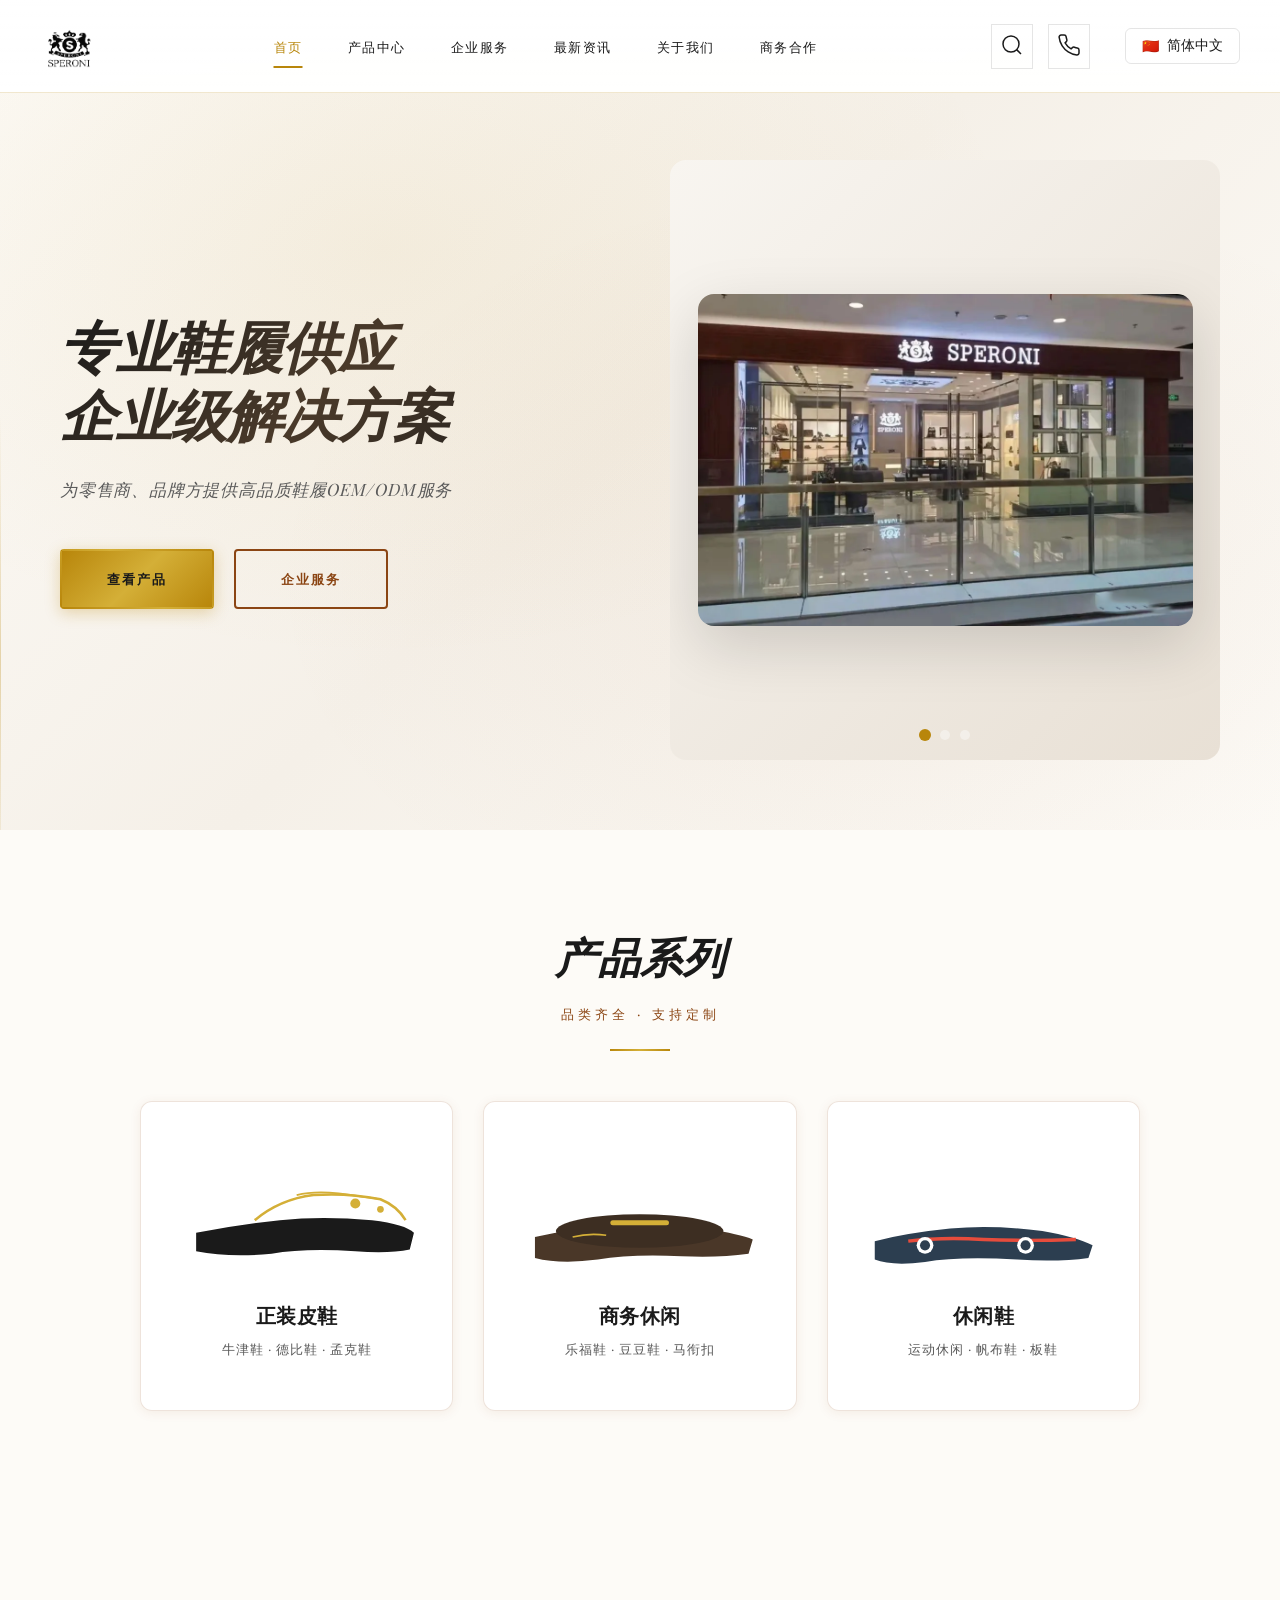
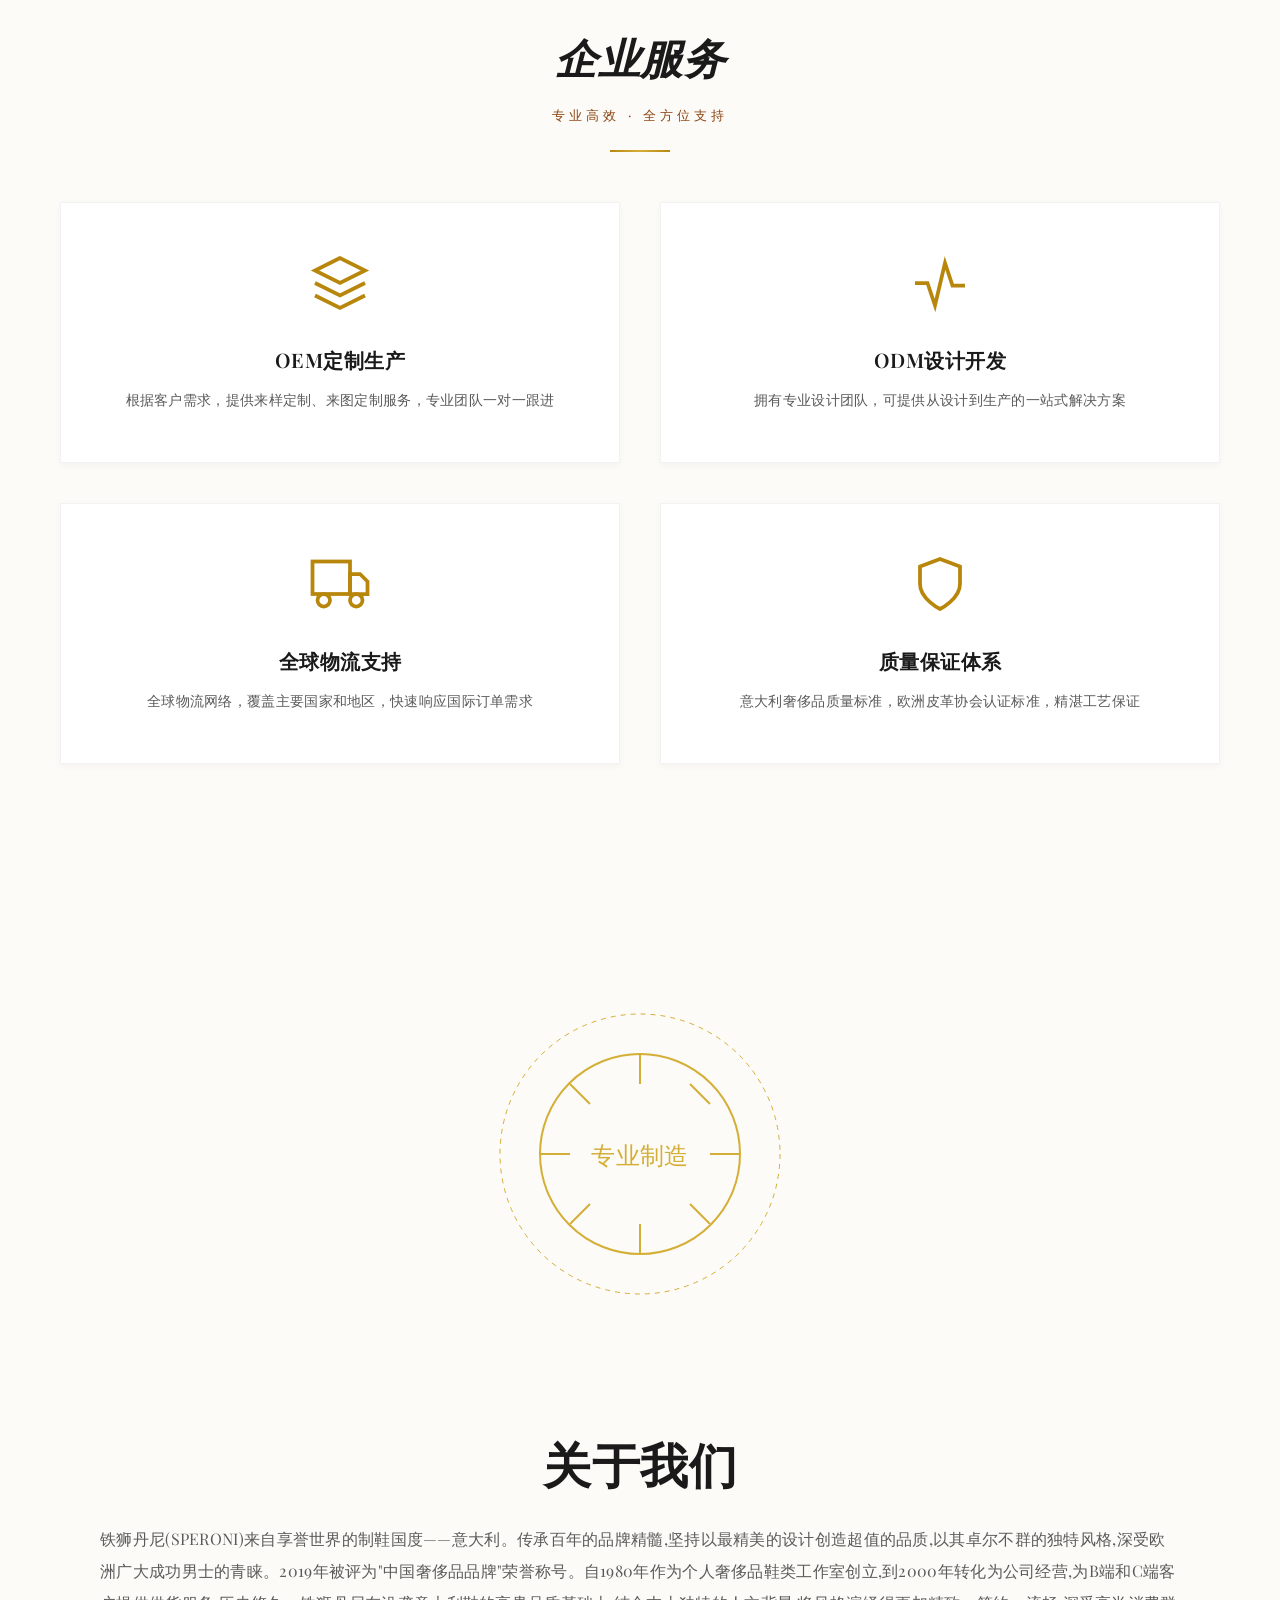
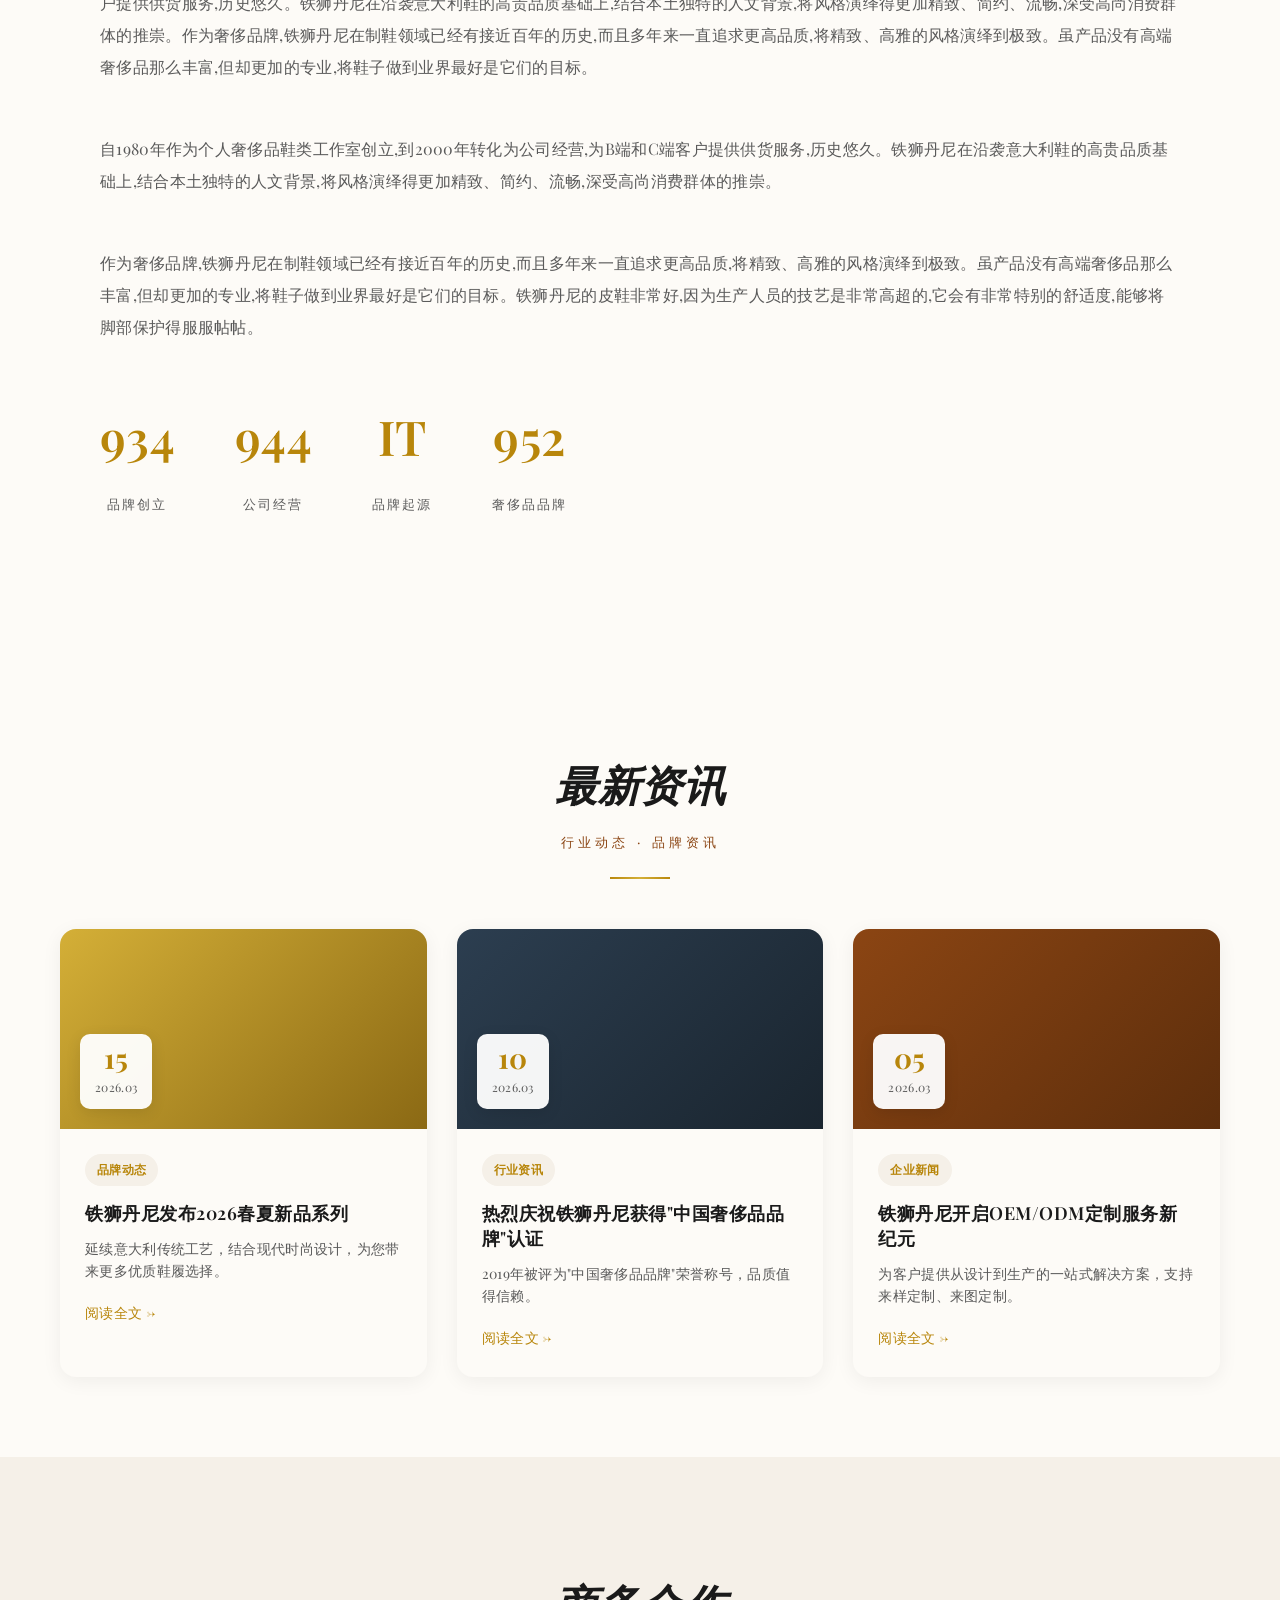
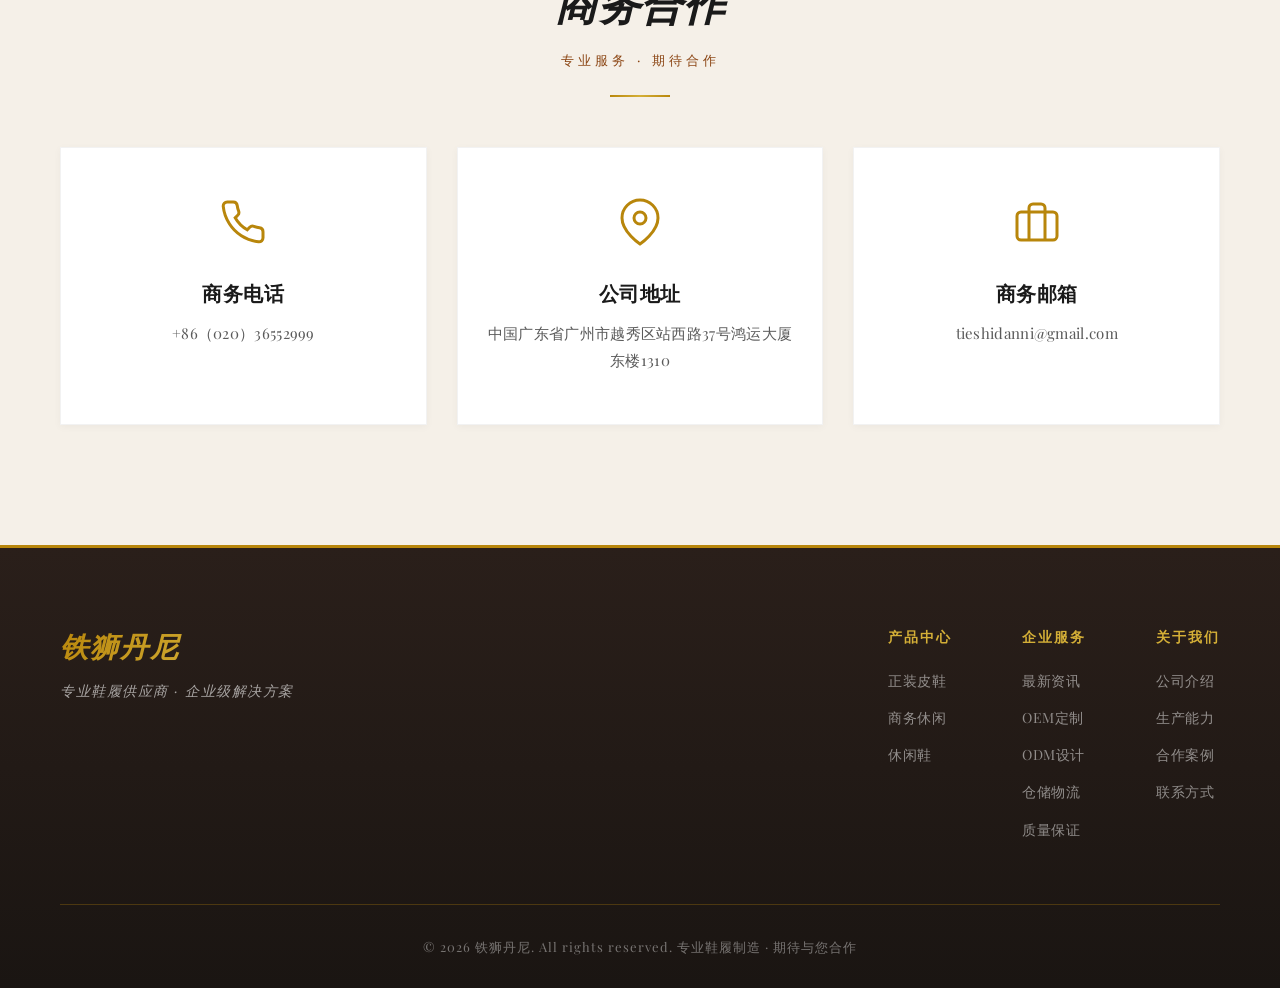
<file: index.html>
<!DOCTYPE html>
<html lang="zh-CN">
<head>
    <meta charset="UTF-8">
    <meta name="viewport" content="width=device-width, initial-scale=1.0">
    <title data-i18n="page_home_title">铁狮丹尼 - 企业级鞋履供应商</title>
    <link rel="stylesheet" href="styles.css">
    <link href="https://fonts.googleapis.com/css2?family=Playfair+Display:wght@400;500;600;700&family=Montserrat:wght@300;400;500;600&family=Noto+Sans+Arabic:wght@400;500;600;700&family=Noto+Sans+SC:wght@300;400;500;600;700&family=Noto+Sans+TC:wght@300;400;500;600;700&family=Noto+Sans:wght@300;400;500;600;700&display=swap" rel="stylesheet">
</head>
<body>
    <!-- 导航栏 -->
    <nav class="navbar">
        <div class="nav-container">
            <div class="nav-logo">
                <img src="logo.png" alt="铁狮丹尼" class="logo-image">
            </div>
            <ul class="nav-menu">
                <li><a href="index.html" class="active" data-i18n="nav_home">首页</a></li>
                <li><a href="products.html" data-i18n="nav_products">产品中心</a></li>
                <li><a href="services.html" data-i18n="nav_services">企业服务</a></li>
                <li><a href="news.html" data-i18n="nav_news">最新资讯</a></li>
                <li><a href="about.html" data-i18n="nav_about">关于我们</a></li>
                <li><a href="contact.html" data-i18n="nav_contact">商务合作</a></li>
            </ul>
            <div class="nav-icons">
                <button class="icon-btn" aria-label="搜索" data-i18n-aria-label="aria_search" onclick="openSearchModal()">
                    <svg width="24" height="24" viewBox="0 0 24 24" fill="none" stroke="currentColor" stroke-width="1.5">
                        <circle cx="11" cy="11" r="8"></circle>
                        <path d="m21 21-4.35-4.35"></path>
                    </svg>
                </button>
                <button class="icon-btn" aria-label="联系我们" data-i18n-aria-label="aria_contact">
                    <svg width="24" height="24" viewBox="0 0 24 24" fill="none" stroke="currentColor" stroke-width="1.5">
                        <path d="M22 16.92v3a2 2 0 0 1-2.18 2 19.79 19.79 0 0 1-8.63-3.07 19.5 19.5 0 0 1-6-6 19.79 19.79 0 0 1-3.07-8.67A2 2 0 0 1 4.11 2h3a2 2 0 0 1 2 1.72 12.84 12.84 0 0 0 .7 2.81 2 2 0 0 1-.45 2.11L8.09 9.91a16 16 0 0 0 6 6l1.27-1.27a2 2 0 0 1 2.11-.45 12.84 12.84 0 0 0 2.81.7A2 2 0 0 1 22 16.92z"></path>
                    </svg>
                </button>
                <div class="language-selector" id="languageSelector">
                    <button class="language-selector-btn" onclick="toggleLanguageDropdown()" id="currentLang">
                        <span>🇨🇳 简体中文</span>
                        <svg viewBox="0 0 24 24" fill="none" stroke="currentColor" stroke-width="2">
                            <polyline points="6 9 12 15 18 9"></polyline>
                        </svg>
                    </button>
                    <div class="language-dropdown" id="languageDropdown"></div>
                </div>
            </div>
        </div>
    </nav>

    <!-- Hero 区域 -->
    <section id="home" class="hero">
        <div class="hero-content">
            <div class="hero-text">
                <h1 class="hero-title" data-i18n="hero_title">专业鞋履供应<br>企业级解决方案</h1>
                <p class="hero-subtitle" data-i18n="hero_subtitle">为零售商、品牌方提供高品质鞋履OEM/ODM服务</p>
                <div class="hero-buttons">
                    <a href="products.html" class="btn btn-primary" data-i18n="hero_btn_products">查看产品</a>
                    <a href="services.html" class="btn btn-secondary" data-i18n="hero_btn_contact">企业服务</a>
                </div>
            </div>
            <div class="hero-image">
                <div class="hero-carousel">
                    <div class="carousel-slides">
                        <!-- 门店展示图片1 - SPERONI店铺 -->
                        <div class="carousel-slide active">
                            <div class="carousel-image-wrapper">
                                <img src="640-1.png" alt="SPERONI品牌门店" class="carousel-real-image">
                            </div>
                        </div>
                        <!-- 产品展示图片2 - 鞋履陈列 -->
                        <div class="carousel-slide">
                            <div class="carousel-image-wrapper">
                                <img src="640-2.png" alt="铁狮丹尼产品陈列" class="carousel-real-image">
                            </div>
                        </div>
                        <!-- 门店展示图片3 - 铁狮丹尼控股集团 -->
                        <div class="carousel-slide">
                            <div class="carousel-image-wrapper">
                                <img src="640.png" alt="铁狮丹尼控股集团门店" class="carousel-real-image">
                            </div>
                        </div>
                    </div>
                    <div class="carousel-dots">
                        <span class="carousel-dot active" onclick="goToSlide(0)"></span>
                        <span class="carousel-dot" onclick="goToSlide(1)"></span>
                        <span class="carousel-dot" onclick="goToSlide(2)"></span>
                    </div>
                </div>
            </div>
        </div>
    </section>

    <!-- 产品中心 -->
    <section id="products" class="collection">
        <div class="container">
            <div class="section-header">
                <h2 class="section-title" data-i18n="section_products">产品系列</h2>
                <p class="section-subtitle" data-i18n="section_products_subtitle">品类齐全 · 支持定制</p>
            </div>
            <div class="collection-grid">
                <a href="products-formal.html" class="collection-card" data-category="formal">
                    <div class="collection-image">
                        <svg class="category-shoe" viewBox="0 0 300 150" fill="none" xmlns="http://www.w3.org/2000/svg">
                            <path d="M30 100 Q80 90 130 85 Q180 80 240 85 Q280 90 290 100 L285 120 Q260 125 220 122 Q160 118 120 125 Q70 130 30 122 Z" fill="#1a1a1a"/>
                            <path d="M100 85 Q130 60 170 55 Q210 52 250 60 Q270 68 280 85" stroke="#D4AF37" stroke-width="3" fill="none"/>
                            <path d="M150 55 Q170 50 200 53 Q230 57 250 60" stroke="#D4AF37" stroke-width="2" fill="none"/>
                            <circle cx="220" cy="65" r="6" fill="#D4AF37"/>
                            <circle cx="250" cy="72" r="4" fill="#D4AF37"/>
                        </svg>
                    </div>
                    <h3 data-i18n="formal_title">正装皮鞋</h3>
                    <p data-i18n="formal_subtitle">牛津鞋 · 德比鞋 · 孟克鞋</p>
                </a>
                <a href="products-formal.html" class="collection-card" data-category="casual">
                    <div class="collection-image">
                        <svg class="category-shoe" viewBox="0 0 300 150" fill="none" xmlns="http://www.w3.org/2000/svg">
                            <path d="M25 105 Q70 95 120 92 Q170 88 230 95 Q270 102 285 108 L280 125 Q245 130 200 128 Q140 125 100 132 Q55 138 25 130 Z" fill="#4A3728"/>
                            <ellipse cx="150" cy="98" rx="100" ry="20" fill="#3D2E22"/>
                            <rect x="115" y="85" width="70" height="6" rx="3" fill="#D4AF37"/>
                            <path d="M70 105 Q90 100 110 103" stroke="#D4AF37" stroke-width="2" fill="none"/>
                        </svg>
                    </div>
                    <h3 data-i18n="casual_title">商务休闲</h3>
                    <p data-i18n="casual_subtitle">乐福鞋 · 豆豆鞋 · 马衔扣</p>
                </a>
                <a href="products-casual-shoes.html" class="collection-card" data-category="casual-shoes">
                    <div class="collection-image">
                        <svg class="category-shoe" viewBox="0 0 300 150" fill="none" xmlns="http://www.w3.org/2000/svg">
                            <path d="M20 110 Q60 100 110 95 Q160 90 220 98 Q260 105 280 115 L275 130 Q240 135 190 132 Q120 128 80 135 Q40 140 20 132 Z" fill="#2C3E50"/>
                            <path d="M60 110 Q100 105 150 108 Q200 110 260 108" stroke="#E74C3C" stroke-width="4" fill="none"/>
                            <circle cx="80" cy="115" r="10" fill="#FFF"/>
                            <circle cx="80" cy="115" r="6" fill="#2C3E50"/>
                            <circle cx="200" cy="115" r="10" fill="#FFF"/>
                            <circle cx="200" cy="115" r="6" fill="#2C3E50"/>
                        </svg>
                    </div>
                    <h3 data-i18n="casual_shoes_title">休闲鞋</h3>
                    <p data-i18n="casual_shoes_subtitle">运动休闲 · 帆布鞋 · 板鞋</p>
                </a>
            </div>
        </div>
    </section>

    <!-- 企业服务 -->
    <section id="services" class="about">
        <div class="container">
            <div class="section-header">
                <h2 class="section-title" data-i18n="section_services">企业服务</h2>
                <p class="section-subtitle" data-i18n="section_services_subtitle">专业高效 · 全方位支持</p>
            </div>
            <div class="about-content">
                <div class="services-grid">
                    <div class="service-card">
                        <div class="service-icon">
                            <svg width="60" height="60" viewBox="0 0 24 24" fill="none" stroke="currentColor" stroke-width="1.5">
                                <path d="M12 2L2 7l10 5 10-5-10-5zM2 17l10 5 10-5M2 12l10 5 10-5"></path>
                            </svg>
                        </div>
                        <h3 data-i18n="service_oem_title">OEM定制生产</h3>
                        <p data-i18n="service_oem_desc">根据客户需求，提供来样定制、来图定制服务，专业团队一对一跟进</p>
                    </div>
                    <div class="service-card">
                        <div class="service-icon">
                            <svg width="60" height="60" viewBox="0 0 24 24" fill="none" stroke="currentColor" stroke-width="1.5">
                                <path d="M2 12h5l3 9 4-17 3 9h5"></path>
                            </svg>
                        </div>
                        <h3 data-i18n="service_odm_title">ODM设计开发</h3>
                        <p data-i18n="service_odm_desc">拥有专业设计团队，可提供从设计到生产的一站式解决方案</p>
                    </div>
                    <div class="service-card">
                        <div class="service-icon">
                            <svg width="60" height="60" viewBox="0 0 24 24" fill="none" stroke="currentColor" stroke-width="1.5">
                                <rect x="1" y="3" width="15" height="13"></rect>
                                <polygon points="16 8 20 8 23 11 23 16 16 16 16 8"></polygon>
                                <circle cx="5.5" cy="18.5" r="2.5"></circle>
                                <circle cx="18.5" cy="18.5" r="2.5"></circle>
                            </svg>
                        </div>
                        <h3 data-i18n="service_logistics_title">全球物流支持</h3>
                        <p data-i18n="service_logistics_desc">全球物流网络，覆盖主要国家和地区，快速响应国际订单需求</p>
                    </div>
                    <div class="service-card">
                        <div class="service-icon">
                            <svg width="60" height="60" viewBox="0 0 24 24" fill="none" stroke="currentColor" stroke-width="1.5">
                                <path d="M12 22s8-4 8-10V5l-8-3-8 3v7c0 6 8 10 8 10z"></path>
                            </svg>
                        </div>
                        <h3 data-i18n="service_quality_title">质量保证体系</h3>
                        <p data-i18n="service_quality_desc">意大利奢侈品质量标准，欧洲皮革协会认证标准，精湛工艺保证</p>
                    </div>
                </div>
            </div>
        </div>
    </section>

    <!-- 关于我们 -->
    <section id="about" class="about">
        <div class="container">
            <div class="about-content">
                <div class="about-image">
                    <div class="craftsman-icon">
                        <svg width="300" height="300" viewBox="0 0 300 300" fill="none">
                            <circle cx="150" cy="150" r="140" stroke="#D4AF37" stroke-width="1" stroke-dasharray="5,5"/>
                            <circle cx="150" cy="150" r="100" stroke="#D4AF37" stroke-width="2"/>
                            <path d="M150 50 L150 80 M150 220 L150 250 M50 150 L80 150 M220 150 L250 150 M80 80 L100 100 M200 200 L220 220 M200 80 L220 100 M80 220 L100 200" stroke="#D4AF37" stroke-width="2"/>
                            <text x="150" y="160" text-anchor="middle" fill="#D4AF37" font-size="24" font-family="Playfair Display">专业制造</text>
                        </svg>
                    </div>
                </div>
                <div class="about-text">
                    <h2 class="about-title" data-i18n="about_title">关于我们</h2>
                    <p class="about-desc" data-i18n="about_desc">铁狮丹尼(SPERONI)来自享誉世界的制鞋国度——意大利。传承百年的品牌精髓,坚持以最精美的设计创造超值的品质,以其卓尔不群的独特风格,深受欧洲广大成功男士的青睐。2019年被评为"中国奢侈品品牌"荣誉称号。</p>
                    <p class="about-desc">自1980年作为个人奢侈品鞋类工作室创立,到2000年转化为公司经营,为B端和C端客户提供供货服务,历史悠久。铁狮丹尼在沿袭意大利鞋的高贵品质基础上,结合本土独特的人文背景,将风格演绎得更加精致、简约、流畅,深受高尚消费群体的推崇。</p>
                    <p class="about-desc">作为奢侈品牌,铁狮丹尼在制鞋领域已经有接近百年的历史,而且多年来一直追求更高品质,将精致、高雅的风格演绎到极致。虽产品没有高端奢侈品那么丰富,但却更加的专业,将鞋子做到业界最好是它们的目标。铁狮丹尼的皮鞋非常好,因为生产人员的技艺是非常高超的,它会有非常特别的舒适度,能够将脚部保护得服服帖帖。</p>
                    <div class="about-stats">
                        <div class="stat-item">
                            <span class="stat-number" data-i18n="stat_1980">1980</span>
                            <span class="stat-label" data-i18n="stat_1980_label">品牌创立</span>
                        </div>
                        <div class="stat-item">
                            <span class="stat-number" data-i18n="stat_2000">2000</span>
                            <span class="stat-label" data-i18n="stat_2000_label">公司经营</span>
                        </div>
                        <div class="stat-item">
                            <span class="stat-number" data-i18n="stat_italy">IT</span>
                            <span class="stat-label" data-i18n="stat_italy_label">品牌起源</span>
                        </div>
                        <div class="stat-item">
                            <span class="stat-number" data-i18n="stat_2019">2019</span>
                            <span class="stat-label" data-i18n="stat_2019_label">奢侈品品牌</span>
                        </div>
                    </div>
                </div>
            </div>
        </div>
    </section>

    <!-- 最新资讯 -->
    <section id="news" class="news-section">
        <div class="container">
            <div class="section-header">
                <h2 class="section-title" data-i18n="section_news">最新资讯</h2>
                <p class="section-subtitle" data-i18n="section_news_subtitle">行业动态 · 品牌资讯</p>
            </div>
            <div class="news-grid">
                <article class="news-card">
                    <div class="news-image">
                        <div class="news-date">
                            <span class="news-day">15</span>
                            <span class="news-month">2026.03</span>
                        </div>
                    </div>
                    <div class="news-content">
                        <span class="news-tag" data-i18n="news_tag_brand">品牌动态</span>
                        <h3 class="news-title">铁狮丹尼发布2026春夏新品系列</h3>
                        <p class="news-desc">延续意大利传统工艺，结合现代时尚设计，为您带来更多优质鞋履选择。</p>
                        <a href="news.html" class="news-link" data-i18n="news_read_more">阅读全文 →</a>
                    </div>
                </article>
                <article class="news-card">
                    <div class="news-image news-image-2">
                        <div class="news-date">
                            <span class="news-day">10</span>
                            <span class="news-month">2026.03</span>
                        </div>
                    </div>
                    <div class="news-content">
                        <span class="news-tag" data-i18n="news_tag_industry">行业资讯</span>
                        <h3 class="news-title">热烈庆祝铁狮丹尼获得"中国奢侈品品牌"认证</h3>
                        <p class="news-desc">2019年被评为"中国奢侈品品牌"荣誉称号，品质值得信赖。</p>
                        <a href="news.html" class="news-link" data-i18n="news_read_more">阅读全文 →</a>
                    </div>
                </article>
                <article class="news-card">
                    <div class="news-image news-image-3">
                        <div class="news-date">
                            <span class="news-day">05</span>
                            <span class="news-month">2026.03</span>
                        </div>
                    </div>
                    <div class="news-content">
                        <span class="news-tag" data-i18n="news_tag_company">企业新闻</span>
                        <h3 class="news-title">铁狮丹尼开启OEM/ODM定制服务新纪元</h3>
                        <p class="news-desc">为客户提供从设计到生产的一站式解决方案，支持来样定制、来图定制。</p>
                        <a href="news.html" class="news-link" data-i18n="news_read_more">阅读全文 →</a>
                    </div>
                </article>
            </div>
        </div>
    </section>

    <!-- 商务合作 -->
    <section id="contact" class="contact">
        <div class="container">
            <div class="section-header">
                <h2 class="section-title" data-i18n="section_contact">商务合作</h2>
                <p class="section-subtitle" data-i18n="section_contact_subtitle">专业服务 · 期待合作</p>
            </div>
            <div class="contact-grid">
                <div class="contact-card">
                    <div class="contact-icon">
                        <svg width="48" height="48" viewBox="0 0 24 24" fill="none" stroke="currentColor" stroke-width="1.5">
                            <path d="M22 16.92v3a2 2 0 0 1-2.18 2 19.79 19.79 0 0 1-8.63-3.07 19.5 19.5 0 0 1-6-6 19.79 19.79 0 0 1-3.07-8.67A2 2 0 0 1 4.11 2h3a2 2 0 0 1 2 1.72 12.84 12.84 0 0 0 .7 2.81 2 2 0 0 1-.45 2.11L8.09 9.91a16 16 0 0 0 6 6l1.27-1.27a2 2 0 0 1 2.11-.45 12.84 12.84 0 0 0 2.81.7A2 2 0 0 1 22 16.92z"></path>
                        </svg>
                    </div>
                    <h3 data-i18n="contact_phone">商务电话</h3>
                    <p data-i18n="contact_phone_value">+86（020）36552999</p>
                </div>
                <div class="contact-card">
                    <div class="contact-icon">
                        <svg width="48" height="48" viewBox="0 0 24 24" fill="none" stroke="currentColor" stroke-width="1.5">
                            <path d="M21 10c0 7-9 13-9 13s-9-6-9-13a9 9 0 0 1 18 0z"></path>
                            <circle cx="12" cy="10" r="3"></circle>
                        </svg>
                    </div>
                    <h3 data-i18n="contact_address">公司地址</h3>
                    <p data-i18n="contact_address_value">中国广东省广州市越秀区站西路37号鸿运大厦东楼1310</p>
                </div>
                <div class="contact-card">
                    <div class="contact-icon">
                        <svg width="48" height="48" viewBox="0 0 24 24" fill="none" stroke="currentColor" stroke-width="1.5">
                            <rect x="2" y="7" width="20" height="14" rx="2" ry="2"></rect>
                            <path d="M16 21V5a2 2 0 0 0-2-2h-4a2 2 0 0 0-2 2v16"></path>
                        </svg>
                    </div>
                    <h3 data-i18n="contact_email">商务邮箱</h3>
                    <p data-i18n="contact_email_value">tieshidanni@gmail.com</p>
                </div>
            </div>
        </div>
    </section>

    <!-- 搜索模态框 -->
    <div class="search-modal" id="searchModal">
        <div class="search-overlay" onclick="closeSearchModal()"></div>
        <div class="search-container">
            <button class="search-close" onclick="closeSearchModal()">
                <svg width="24" height="24" viewBox="0 0 24 24" fill="none" stroke="currentColor" stroke-width="2">
                    <path d="M18 6L6 18M6 6l12 12"/>
                </svg>
            </button>
            <div class="search-box">
                <svg class="search-icon" width="24" height="24" viewBox="0 0 24 24" fill="none" stroke="currentColor" stroke-width="2">
                    <circle cx="11" cy="11" r="8"></circle>
                    <path d="m21 21-4.35-4.35"></path>
                </svg>
                <input type="text" id="searchInput" class="search-input" placeholder="搜索产品..." data-i18n-placeholder="search_placeholder" autocomplete="off">
            </div>
            <div class="search-results" id="searchResults">
                <div class="search-hint">
                    <p data-i18n="search_hint">输入关键词搜索产品</p>
                    <div class="search-tags">
                        <span class="search-tag" onclick="quickSearch('正装')" data-i18n="search_tag_formal">正装</span>
                        <span class="search-tag" onclick="quickSearch('商务')" data-i18n="search_tag_business">商务</span>
                        <span class="search-tag" onclick="quickSearch('休闲')" data-i18n="search_tag_casual">休闲</span>
                        <span class="search-tag" onclick="quickSearch('牛津')" data-i18n="search_tag_oxford">牛津</span>
                        <span class="search-tag" onclick="quickSearch('乐福')" data-i18n="search_tag_loafer">乐福</span>
                        <span class="search-tag" onclick="quickSearch('定制')" data-i18n="search_tag_custom">定制</span>
                    </div>
                </div>
            </div>
        </div>
    </div>

    <!-- 页脚 -->
    <footer class="footer">
        <div class="container">
            <div class="footer-content">
                <div class="footer-brand">
                    <h2>铁狮丹尼</h2>
                    <p data-i18n="footer_brand">专业鞋履供应商 · 企业级解决方案</p>
                </div>
                <div class="footer-links">
                    <div class="link-group">
                        <h4 data-i18n="footer_products">产品中心</h4>
                        <a href="products-formal.html" data-i18n="footer_formal">正装皮鞋</a>
                        <a href="products-business.html" data-i18n="footer_business">商务休闲</a>
                        <a href="products-casual-shoes.html" data-i18n="footer_casual_shoes">休闲鞋</a>
                    </div>
                    <div class="link-group">
                        <h4 data-i18n="footer_services">企业服务</h4>
                        <a href="news.html" data-i18n="nav_news">最新资讯</a>
                        <a href="#services" data-i18n="footer_oem">OEM定制</a>
                        <a href="#services" data-i18n="footer_odm">ODM设计</a>
                        <a href="#services" data-i18n="footer_logistics">仓储物流</a>
                        <a href="#services" data-i18n="footer_quality">质量保证</a>
                    </div>
                    <div class="link-group">
                        <h4 data-i18n="footer_about">关于我们</h4>
                        <a href="#about" data-i18n="footer_company">公司介绍</a>
                        <a href="#about" data-i18n="footer_capacity">生产能力</a>
                        <a href="#about" data-i18n="footer_cases">合作案例</a>
                        <a href="#contact" data-i18n="footer_contact">联系方式</a>
                    </div>
                </div>
            </div>
            <div class="footer-bottom">
                <p data-i18n="footer_copyright">&copy; 2026 铁狮丹尼. All rights reserved. 专业鞋履制造 · 期待与您合作</p>
            </div>
        </div>
    </footer>

    <!-- 产品详情模态框 -->
    <div class="modal" id="productModal">
        <div class="modal-overlay" onclick="closeProductModal()"></div>
        <div class="modal-content">
            <button class="modal-close" onclick="closeProductModal()">
                <svg width="24" height="24" viewBox="0 0 24 24" fill="none" stroke="currentColor" stroke-width="2">
                    <line x1="18" y1="6" x2="6" y2="18"></line>
                    <line x1="6" y1="6" x2="18" y2="18"></line>
                </svg>
            </button>
            <div class="modal-body">
                <div class="modal-image">
                    <div class="modal-shoe-display"></div>
                </div>
                <div class="modal-info">
                    <h2 id="modalTitle" data-i18n="modal_title">产品名称</h2>
                    <p id="modalDesc" class="modal-desc" data-i18n="about_desc">产品描述</p>
                    <div class="modal-price" id="modalPrice" data-i18n="modal_price">批发价询价</div>
                    <div class="modal-options">
                        <div class="option-group">
                            <h4 data-i18n="modal_moq">最小起订量</h4>
                            <p class="moq-text" data-i18n="modal_moq_value">100双起订</p>
                        </div>
                        <div class="option-group">
                            <h4 data-i18n="modal_custom">定制服务</h4>
                            <p class="custom-text" data-i18n="modal_custom_value">支持来样定制、来图定制、品牌定制</p>
                        </div>
                    </div>
                    <div class="modal-actions">
                        <button class="btn btn-primary" onclick="document.querySelector('#services').scrollIntoView({behavior: 'smooth'})" data-i18n="modal_contact">企业服务</button>
                        <button class="btn btn-secondary" onclick="closeProductModal()" data-i18n="modal_more">了解更多</button>
                    </div>
                </div>
            </div>
        </div>
    </div>

    <script src="i18n.js"></script>
    <script src="script.js"></script>
</body>
</html>
</file>
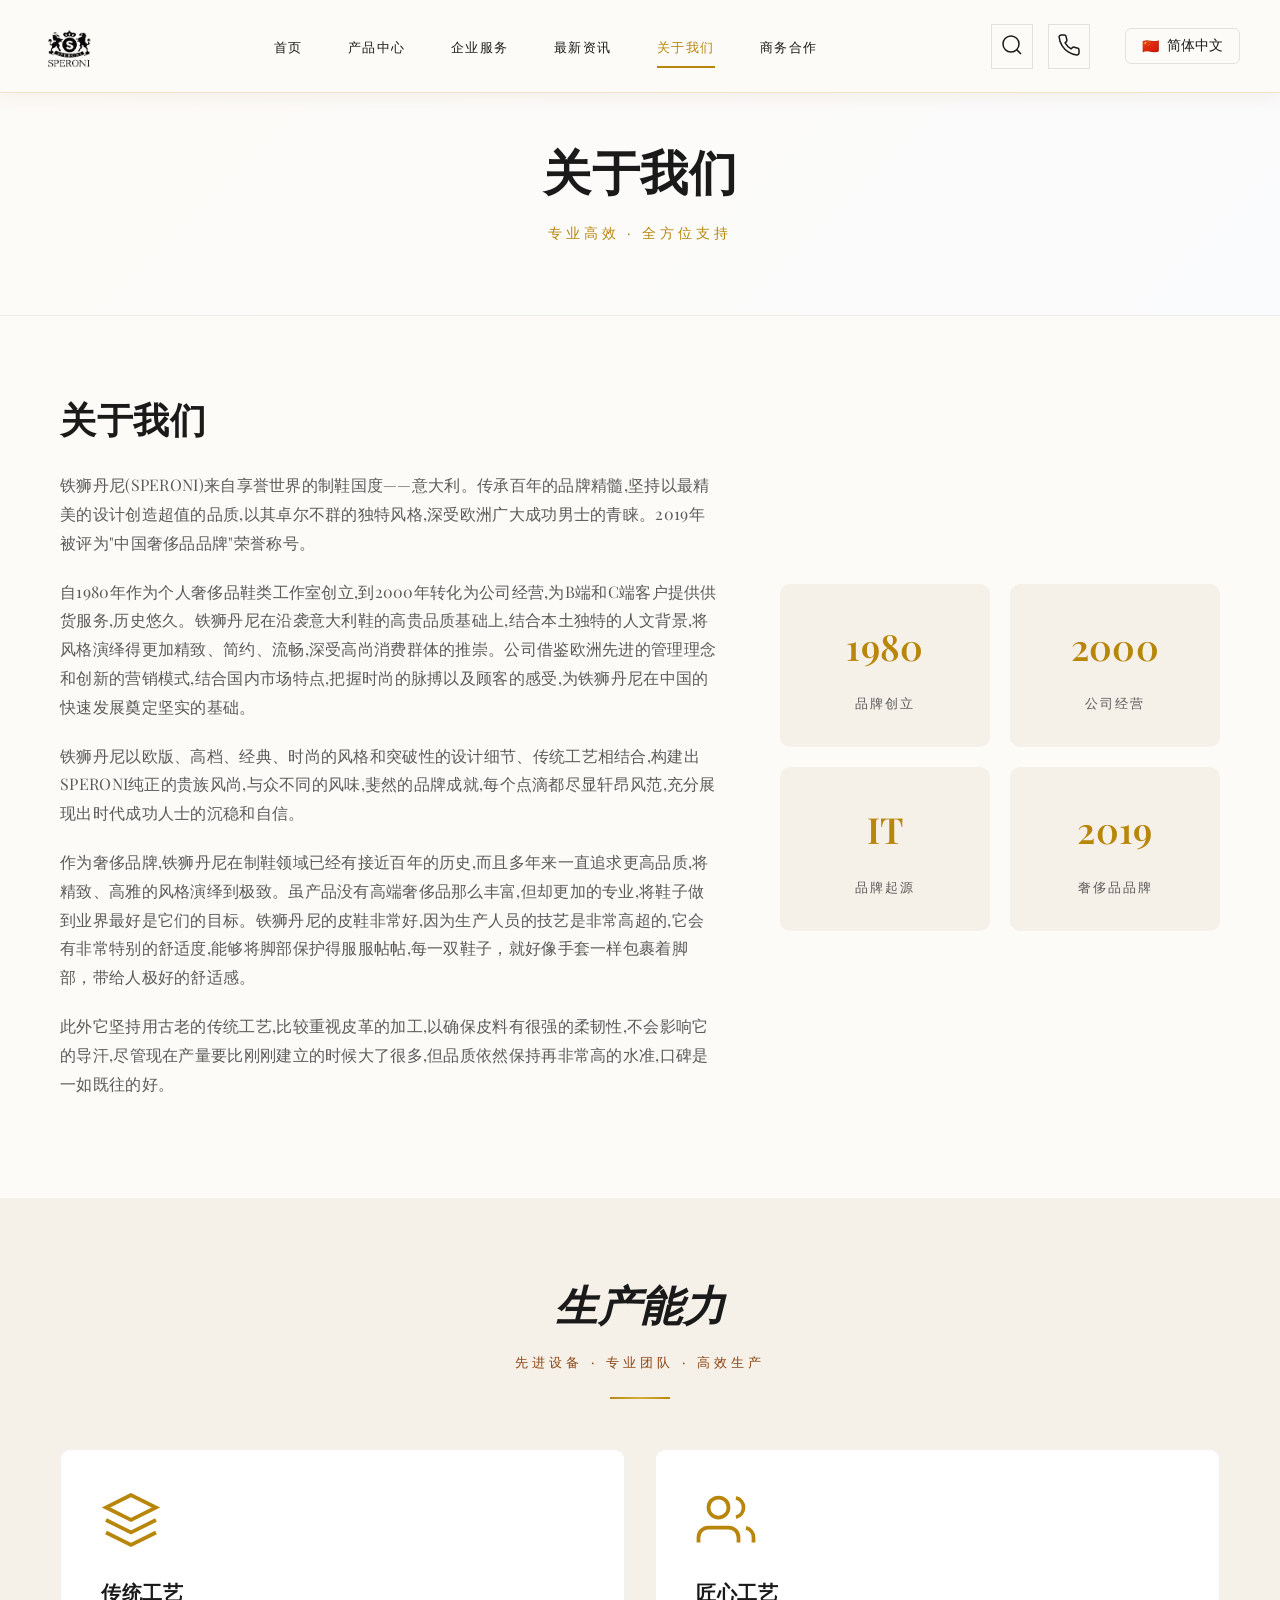
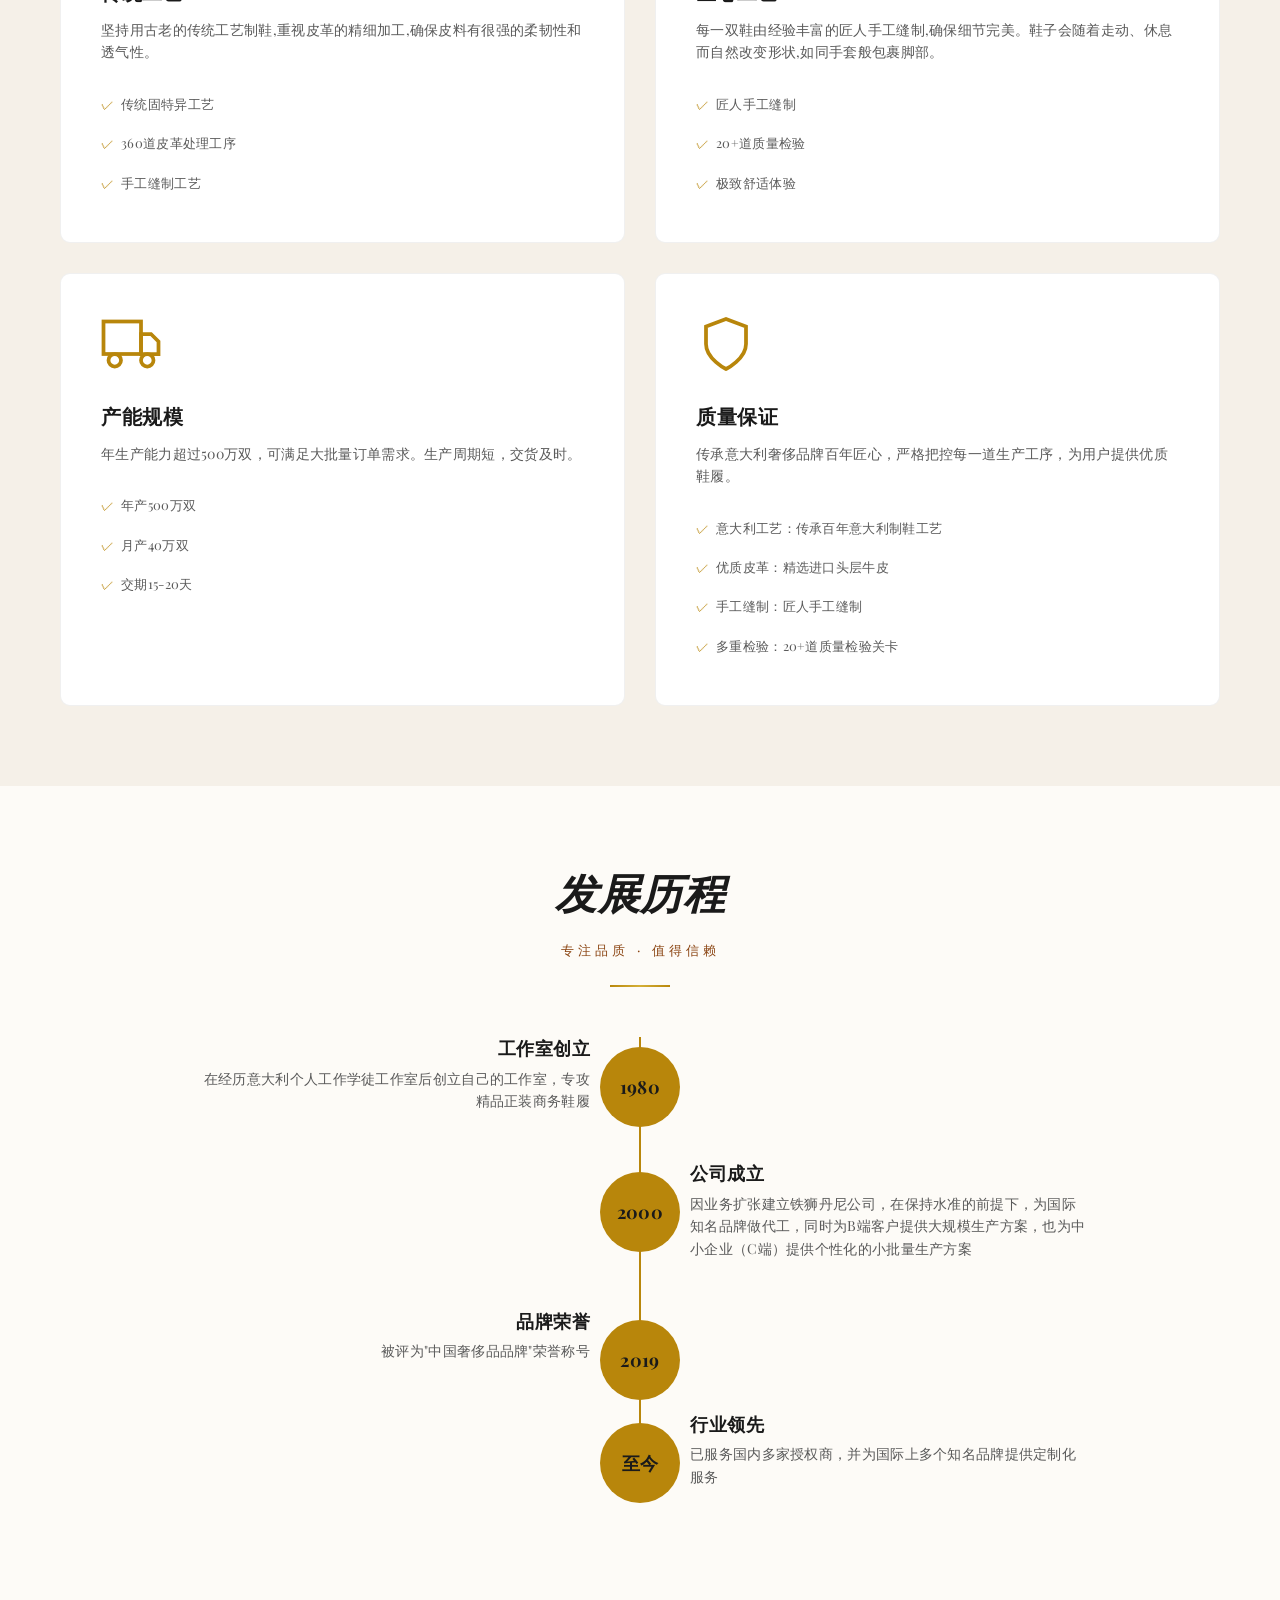
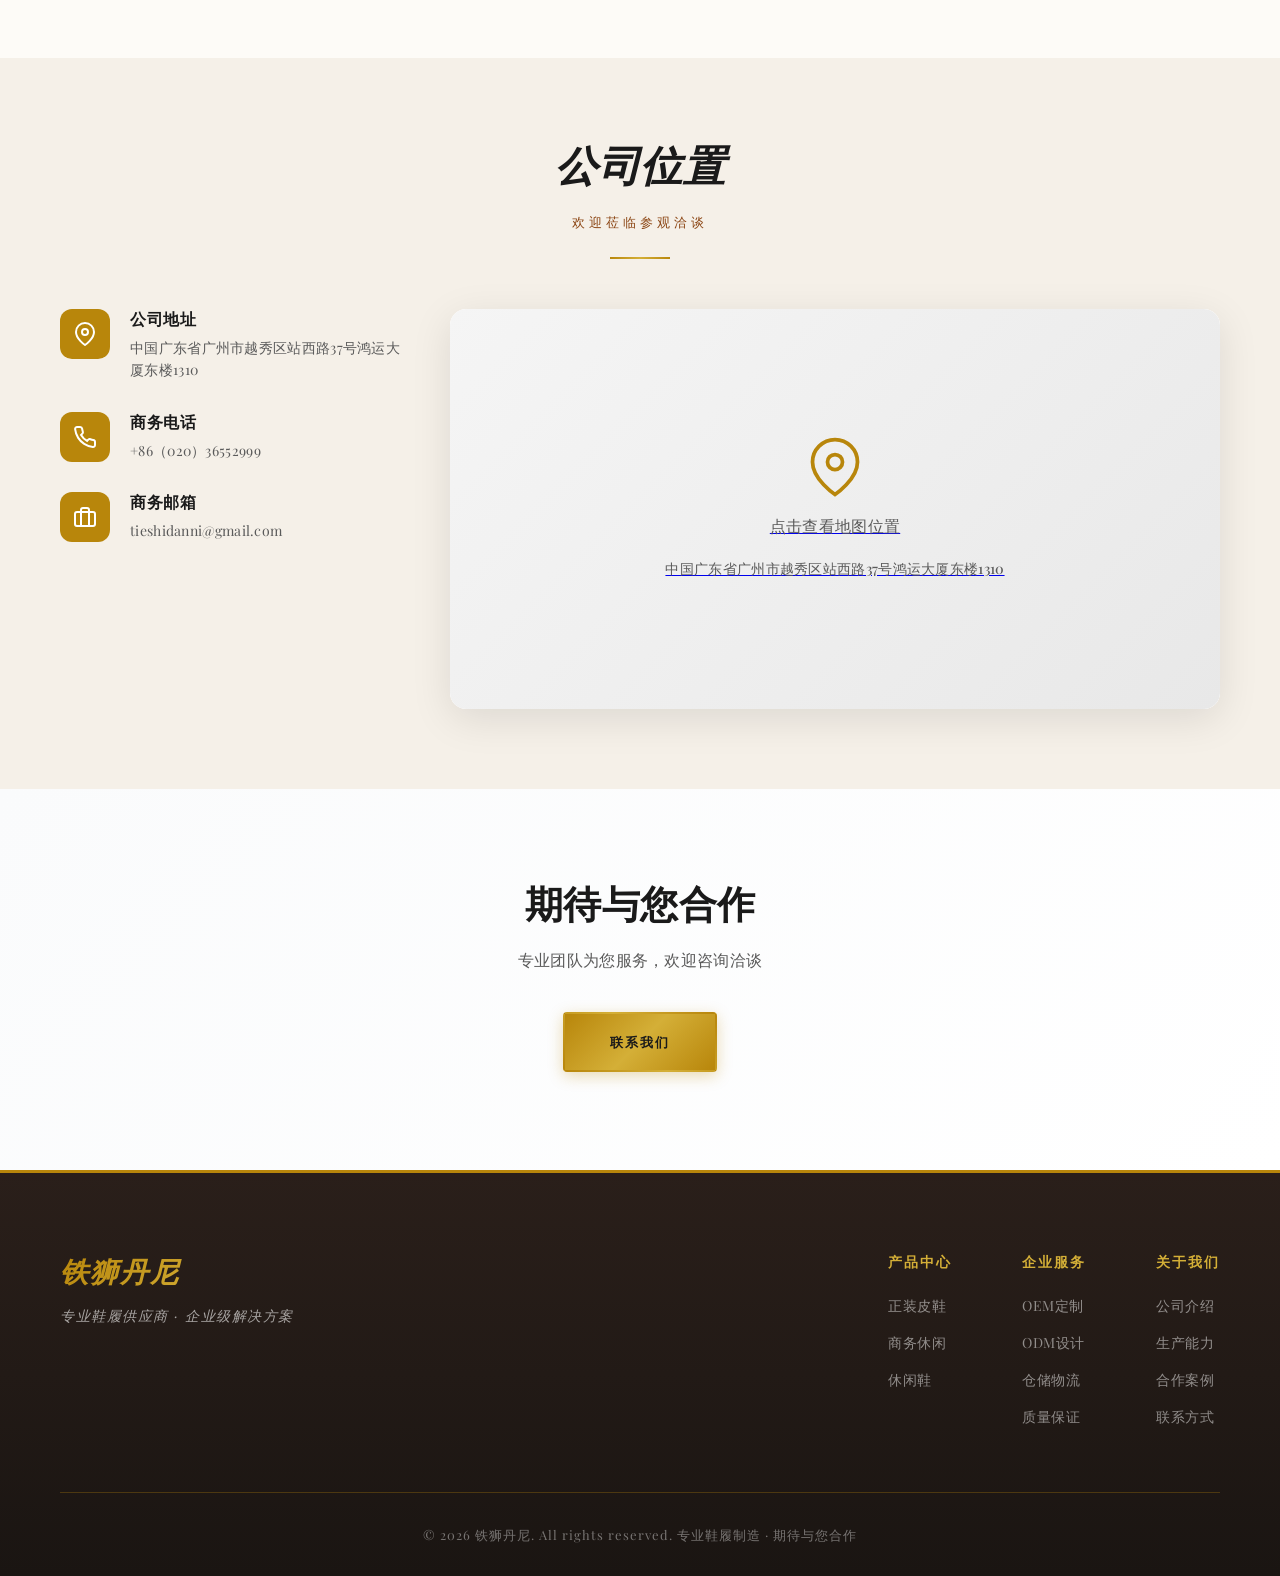
<file: about.html>
<!DOCTYPE html>
<html lang="zh-CN">
<head>
    <meta charset="UTF-8">
    <meta name="viewport" content="width=device-width, initial-scale=1.0">
    <title data-i18n="page_about_title">关于我们 - 铁狮丹尼</title>
    <link rel="stylesheet" href="styles.css">
    <link href="https://fonts.googleapis.com/css2?family=Playfair+Display:wght@400;500;600;700&family=Montserrat:wght@300;400;500;600&family=Noto+Sans+Arabic:wght@400;500;600;700&family=Noto+Sans+SC:wght@300;400;500;600;700&family=Noto+Sans+TC:wght@300;400;500;600;700&family=Noto+Sans:wght@300;400;500;600;700&display=swap" rel="stylesheet">
</head>
<body>
    <script src="i18n.js"></script>
    <!-- 导航栏 -->
    <nav class="navbar">
        <div class="nav-container">
            <div class="nav-logo">
                <img src="logo.png" alt="铁狮丹尼" class="logo-image">
            </div>
            <ul class="nav-menu">
                <li><a href="index.html" data-i18n="nav_home">首页</a></li>
                <li><a href="products.html" data-i18n="nav_products">产品中心</a></li>
                <li><a href="services.html" data-i18n="nav_services">企业服务</a></li>
                <li><a href="news.html" data-i18n="nav_news">最新资讯</a></li>
                <li><a href="about.html" class="active" data-i18n="nav_about">关于我们</a></li>
                <li><a href="contact.html" data-i18n="nav_contact">商务合作</a></li>
            </ul>
            <div class="nav-icons">
                <button class="icon-btn" aria-label="搜索" onclick="openSearchModal()">
                    <svg width="24" height="24" viewBox="0 0 24 24" fill="none" stroke="currentColor" stroke-width="1.5">
                        <circle cx="11" cy="11" r="8"></circle>
                        <path d="m21 21-4.35-4.35"></path>
                    </svg>
                </button>
                <button class="icon-btn" aria-label="联系我们">
                    <svg width="24" height="24" viewBox="0 0 24 24" fill="none" stroke="currentColor" stroke-width="1.5">
                        <path d="M22 16.92v3a2 2 0 0 1-2.18 2 19.79 19.79 0 0 1-8.63-3.07 19.5 19.5 0 0 1-6-6 19.79 19.79 0 0 1-3.07-8.67A2 2 0 0 1 4.11 2h3a2 2 0 0 1 2 1.72 12.84 12.84 0 0 0 .7 2.81 2 2 0 0 1-.45 2.11L8.09 9.91a16 16 0 0 0 6 6l1.27-1.27a2 2 0 0 1 2.11-.45 12.84 12.84 0 0 0 2.81.7A2 2 0 0 1 22 16.92z"></path>
                    </svg>
                </button>
                <div class="language-selector" id="languageSelector">
                    <button class="language-selector-btn" onclick="toggleLanguageDropdown()" id="currentLang">
                        <span>🇨🇳 简体中文</span>
                        <svg viewBox="0 0 24 24" fill="none" stroke="currentColor" stroke-width="2">
                            <polyline points="6 9 12 15 18 9"></polyline>
                        </svg>
                    </button>
                    <div class="language-dropdown" id="languageDropdown"></div>
                </div>
            </div>
        </div>
    </nav>

    <!-- 页面标题 -->
    <section class="page-header">
        <div class="container">
            <h1 class="page-title" data-i18n="about_title">关于我们</h1>
            <p class="page-subtitle" data-i18n="section_services_subtitle">专业高效 · 全方位支持</p>
        </div>
    </section>

    <!-- 关于我们 -->
    <section class="about-intro">
        <div class="container">
            <div class="about-intro-content">
                <div class="intro-text">
                    <h2 class="intro-title">关于我们</h2>
                    <p class="intro-desc">铁狮丹尼(SPERONI)来自享誉世界的制鞋国度——意大利。传承百年的品牌精髓,坚持以最精美的设计创造超值的品质,以其卓尔不群的独特风格,深受欧洲广大成功男士的青睐。2019年被评为"中国奢侈品品牌"荣誉称号。</p>
                    <p class="intro-desc">自1980年作为个人奢侈品鞋类工作室创立,到2000年转化为公司经营,为B端和C端客户提供供货服务,历史悠久。铁狮丹尼在沿袭意大利鞋的高贵品质基础上,结合本土独特的人文背景,将风格演绎得更加精致、简约、流畅,深受高尚消费群体的推崇。公司借鉴欧洲先进的管理理念和创新的营销模式,结合国内市场特点,把握时尚的脉搏以及顾客的感受,为铁狮丹尼在中国的快速发展奠定坚实的基础。</p>
                    <p class="intro-desc">铁狮丹尼以欧版、高档、经典、时尚的风格和突破性的设计细节、传统工艺相结合,构建出SPERONI纯正的贵族风尚,与众不同的风味,斐然的品牌成就,每个点滴都尽显轩昂风范,充分展现出时代成功人士的沉稳和自信。</p>
                    <p class="intro-desc">作为奢侈品牌,铁狮丹尼在制鞋领域已经有接近百年的历史,而且多年来一直追求更高品质,将精致、高雅的风格演绎到极致。虽产品没有高端奢侈品那么丰富,但却更加的专业,将鞋子做到业界最好是它们的目标。铁狮丹尼的皮鞋非常好,因为生产人员的技艺是非常高超的,它会有非常特别的舒适度,能够将脚部保护得服服帖帖,每一双鞋子，就好像手套一样包裹着脚部，带给人极好的舒适感。</p>
                    <p class="intro-desc">此外它坚持用古老的传统工艺,比较重视皮革的加工,以确保皮料有很强的柔韧性,不会影响它的导汗,尽管现在产量要比刚刚建立的时候大了很多,但品质依然保持再非常高的水准,口碑是一如既往的好。</p>
                </div>
                <div class="intro-stats">
                    <div class="stat-card">
                        <span class="stat-number">1980</span>
                        <span class="stat-label">品牌创立</span>
                    </div>
                    <div class="stat-card">
                        <span class="stat-number">2000</span>
                        <span class="stat-label">公司经营</span>
                    </div>
                    <div class="stat-card">
                        <span class="stat-number">IT</span>
                        <span class="stat-label">品牌起源</span>
                    </div>
                    <div class="stat-card">
                        <span class="stat-number">2019</span>
                        <span class="stat-label">奢侈品品牌</span>
                    </div>
                </div>
            </div>
        </div>
    </section>

    <!-- 生产能力 -->
    <section class="production-capacity">
        <div class="container">
            <div class="section-header">
                <h2 class="section-title">生产能力</h2>
                <p class="section-subtitle">先进设备 · 专业团队 · 高效生产</p>
            </div>
            <div class="capacity-grid">
                <div class="capacity-card">
                    <div class="capacity-icon">
                        <svg width="60" height="60" viewBox="0 0 24 24" fill="none" stroke="currentColor" stroke-width="1.5">
                            <path d="M12 2L2 7l10 5 10-5-10-5z"></path>
                            <path d="M2 17l10 5 10-5"></path>
                            <path d="M2 12l10 5 10-5"></path>
                        </svg>
                    </div>
                    <h3>传统工艺</h3>
                    <p>坚持用古老的传统工艺制鞋,重视皮革的精细加工,确保皮料有很强的柔韧性和透气性。</p>
                    <ul class="capacity-list">
                        <li>传统固特异工艺</li>
                        <li>360道皮革处理工序</li>
                        <li>手工缝制工艺</li>
                    </ul>
                </div>
                <div class="capacity-card">
                    <div class="capacity-icon">
                        <svg width="60" height="60" viewBox="0 0 24 24" fill="none" stroke="currentColor" stroke-width="1.5">
                            <path d="M17 21v-2a4 4 0 0 0-4-4H5a4 4 0 0 0-4 4v2"></path>
                            <circle cx="9" cy="7" r="4"></circle>
                            <path d="M23 21v-2a4 4 0 0 0-3-3.87"></path>
                            <path d="M16 3.13a4 4 0 0 1 0 7.75"></path>
                        </svg>
                    </div>
                    <h3>匠心工艺</h3>
                    <p>每一双鞋由经验丰富的匠人手工缝制,确保细节完美。鞋子会随着走动、休息而自然改变形状,如同手套般包裹脚部。</p>
                    <ul class="capacity-list">
                        <li>匠人手工缝制</li>
                        <li>20+道质量检验</li>
                        <li>极致舒适体验</li>
                    </ul>
                </div>
                <div class="capacity-card">
                    <div class="capacity-icon">
                        <svg width="60" height="60" viewBox="0 0 24 24" fill="none" stroke="currentColor" stroke-width="1.5">
                            <rect x="1" y="3" width="15" height="13"></rect>
                            <polygon points="16 8 20 8 23 11 23 16 16 16 16 8"></polygon>
                            <circle cx="5.5" cy="18.5" r="2.5"></circle>
                            <circle cx="18.5" cy="18.5" r="2.5"></circle>
                        </svg>
                    </div>
                    <h3>产能规模</h3>
                    <p>年生产能力超过500万双，可满足大批量订单需求。生产周期短，交货及时。</p>
                    <ul class="capacity-list">
                        <li>年产500万双</li>
                        <li>月产40万双</li>
                        <li>交期15-20天</li>
                    </ul>
                </div>
                <div class="capacity-card">
                    <div class="capacity-icon">
                        <svg width="60" height="60" viewBox="0 0 24 24" fill="none" stroke="currentColor" stroke-width="1.5">
                            <path d="M12 22s8-4 8-10V5l-8-3-8 3v7c0 6 8 10 8 10z"></path>
                        </svg>
                    </div>
                    <h3>质量保证</h3>
                    <p>传承意大利奢侈品牌百年匠心，严格把控每一道生产工序，为用户提供优质鞋履。</p>
                    <ul class="capacity-list">
                        <li>意大利工艺：传承百年意大利制鞋工艺</li>
                        <li>优质皮革：精选进口头层牛皮</li>
                        <li>手工缝制：匠人手工缝制</li>
                        <li>多重检验：20+道质量检验关卡</li>
                    </ul>
                </div>
            </div>
        </div>
    </section>

    <!-- 发展历程 -->
    <section class="timeline-section">
        <div class="container">
            <div class="section-header">
                <h2 class="section-title">发展历程</h2>
                <p class="section-subtitle">专注品质 · 值得信赖</p>
            </div>
            <div class="timeline">
                <div class="timeline-item">
                    <div class="timeline-year">1980</div>
                    <div class="timeline-content">
                        <h3>工作室创立</h3>
                        <p>在经历意大利个人工作学徒工作室后创立自己的工作室，专攻精品正装商务鞋履</p>
                    </div>
                </div>
                <div class="timeline-item">
                    <div class="timeline-year">2000</div>
                    <div class="timeline-content">
                        <h3>公司成立</h3>
                        <p>因业务扩张建立铁狮丹尼公司，在保持水准的前提下，为国际知名品牌做代工，同时为B端客户提供大规模生产方案，也为中小企业（C端）提供个性化的小批量生产方案</p>
                    </div>
                </div>
                <div class="timeline-item">
                    <div class="timeline-year">2019</div>
                    <div class="timeline-content">
                        <h3>品牌荣誉</h3>
                        <p>被评为"中国奢侈品品牌"荣誉称号</p>
                    </div>
                </div>
                <div class="timeline-item">
                    <div class="timeline-year">至今</div>
                    <div class="timeline-content">
                        <h3>行业领先</h3>
                        <p>已服务国内多家授权商，并为国际上多个知名品牌提供定制化服务</p>
                    </div>
                </div>
            </div>
        </div>
    </section>

    <!-- 公司位置 -->
    <section class="location-section">
        <div class="container">
            <div class="section-header">
                <h2 class="section-title">公司位置</h2>
                <p class="section-subtitle">欢迎莅临参观洽谈</p>
            </div>
            <div class="location-content">
                <div class="location-info">
                    <div class="location-item">
                        <div class="location-icon">
                            <svg width="24" height="24" viewBox="0 0 24 24" fill="none" stroke="currentColor" stroke-width="2">
                                <path d="M21 10c0 7-9 13-9 13s-9-6-9-13a9 9 0 0 1 18 0z"></path>
                                <circle cx="12" cy="10" r="3"></circle>
                            </svg>
                        </div>
                        <div class="location-text">
                            <h4>公司地址</h4>
                            <p>中国广东省广州市越秀区站西路37号鸿运大厦东楼1310</p>
                        </div>
                    </div>
                    <div class="location-item">
                        <div class="location-icon">
                            <svg width="24" height="24" viewBox="0 0 24 24" fill="none" stroke="currentColor" stroke-width="2">
                                <path d="M22 16.92v3a2 2 0 0 1-2.18 2 19.79 19.79 0 0 1-8.63-3.07 19.5 19.5 0 0 1-6-6 19.79 19.79 0 0 1-3.07-8.67A2 2 0 0 1 4.11 2h3a2 2 0 0 1 2 1.72 12.84 12.84 0 0 0 .7 2.81 2 2 0 0 1-.45 2.11L8.09 9.91a16 16 0 0 0 6 6l1.27-1.27a2 2 0 0 1 2.11-.45 12.84 12.84 0 0 0 2.81.7A2 2 0 0 1 22 16.92z"></path>
                            </svg>
                        </div>
                        <div class="location-text">
                            <h4>商务电话</h4>
                            <p>+86（020）36552999</p>
                        </div>
                    </div>
                    <div class="location-item">
                        <div class="location-icon">
                            <svg width="24" height="24" viewBox="0 0 24 24" fill="none" stroke="currentColor" stroke-width="2">
                                <rect x="2" y="7" width="20" height="14" rx="2" ry="2"></rect>
                                <path d="M16 21V5a2 2 0 0 0-2-2h-4a2 2 0 0 0-2 2v16"></path>
                            </svg>
                        </div>
                        <div class="location-text">
                            <h4>商务邮箱</h4>
                            <p>tieshidanni@gmail.com</p>
                        </div>
                    </div>
                </div>
                <div class="location-map">
                    <a href="https://uri.amap.com/marker?position=113.265629,23.144729&name=铁狮丹尼&coordinatetype=gcj02" target="_blank" class="map-link">
                        <div class="map-placeholder">
                            <svg width="60" height="60" viewBox="0 0 24 24" fill="none" stroke="currentColor" stroke-width="1.5">
                                <path d="M21 10c0 7-9 13-9 13s-9-6-9-13a9 9 0 0 1 18 0z"></path>
                                <circle cx="12" cy="10" r="3"></circle>
                            </svg>
                            <span>点击查看地图位置</span>
                            <span class="map-address">中国广东省广州市越秀区站西路37号鸿运大厦东楼1310</span>
                        </div>
                    </a>
                </div>
            </div>
        </div>
    </section>

    <!-- 联系我们 -->
    <section class="cta-section">
        <div class="container">
            <div class="cta-content">
                <h2 class="cta-title" data-i18n="cta_title_about">期待与您合作</h2>
                <p class="cta-desc" data-i18n="cta_desc_about">专业团队为您服务，欢迎咨询洽谈</p>
                <a href="contact.html" class="btn btn-primary" data-i18n="cta_btn_about">联系我们</a>
            </div>
        </div>
    </section>

    <!-- 搜索模态框 -->
    <div class="search-modal" id="searchModal">
        <div class="search-overlay" onclick="closeSearchModal()"></div>
        <div class="search-container">
            <button class="search-close" onclick="closeSearchModal()">
                <svg width="24" height="24" viewBox="0 0 24 24" fill="none" stroke="currentColor" stroke-width="2">
                    <path d="M18 6L6 18M6 6l12 12"/>
                </svg>
            </button>
            <div class="search-box">
                <svg class="search-icon" width="24" height="24" viewBox="0 0 24 24" fill="none" stroke="currentColor" stroke-width="2">
                    <circle cx="11" cy="11" r="8"></circle>
                    <path d="m21 21-4.35-4.35"></path>
                </svg>
                <input type="text" id="searchInput" class="search-input" placeholder="搜索产品..." data-i18n-placeholder="search_placeholder" autocomplete="off">
            </div>
            <div class="search-results" id="searchResults"></div>
        </div>
    </div>

    <!-- 页脚 -->
    <footer class="footer">
        <div class="container">
            <div class="footer-content">
                <div class="footer-brand">
                    <h2>铁狮丹尼</h2>
                    <p data-i18n="footer_brand">专业鞋履供应商 · 企业级解决方案</p>
                </div>
                <div class="footer-links">
                    <div class="link-group">
                        <h4 data-i18n="footer_products">产品中心</h4>
                        <a href="products-formal.html" data-i18n="footer_formal">正装皮鞋</a>
                        <a href="products-business.html" data-i18n="footer_business">商务休闲</a>
                        <a href="products-casual-shoes.html" data-i18n="footer_casual_shoes">休闲鞋</a>
                    </div>
                    <div class="link-group">
                        <h4 data-i18n="footer_services">企业服务</h4>
                        <a href="services.html" data-i18n="footer_oem">OEM定制</a>
                        <a href="services.html" data-i18n="footer_odm">ODM设计</a>
                        <a href="services.html" data-i18n="footer_logistics">仓储物流</a>
                        <a href="services.html" data-i18n="footer_quality">质量保证</a>
                    </div>
                    <div class="link-group">
                        <h4 data-i18n="footer_about">关于我们</h4>
                        <a href="about.html" data-i18n="footer_company">公司介绍</a>
                        <a href="about.html" data-i18n="footer_capacity">生产能力</a>
                        <a href="about.html" data-i18n="footer_cases">合作案例</a>
                        <a href="contact.html" data-i18n="footer_contact">联系方式</a>
                    </div>
                </div>
            </div>
            <div class="footer-bottom">
                <p data-i18n="footer_copyright">&copy; 2026 铁狮丹尼. All rights reserved. 专业鞋履制造 · 期待与您合作</p>
            </div>
        </div>
    </footer>

    <script src="script.js"></script>
</body>
</html>
</file>
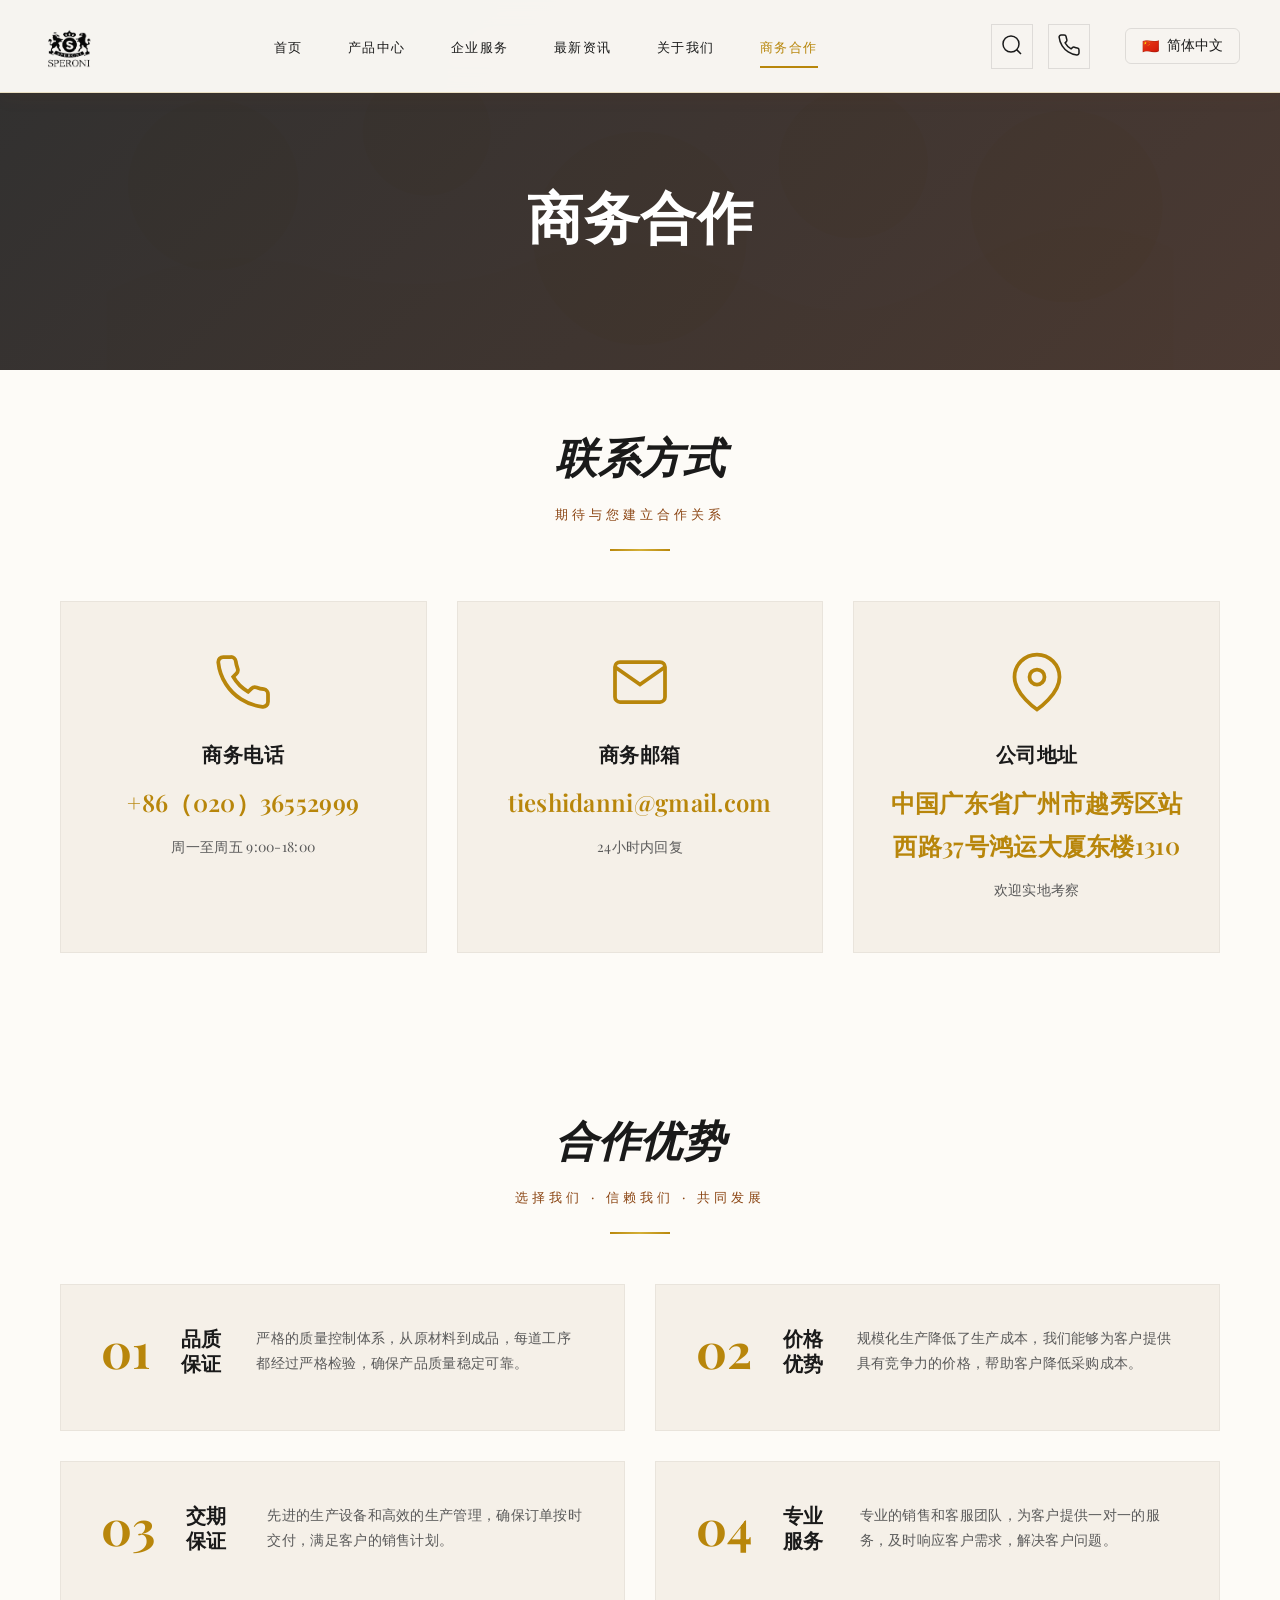
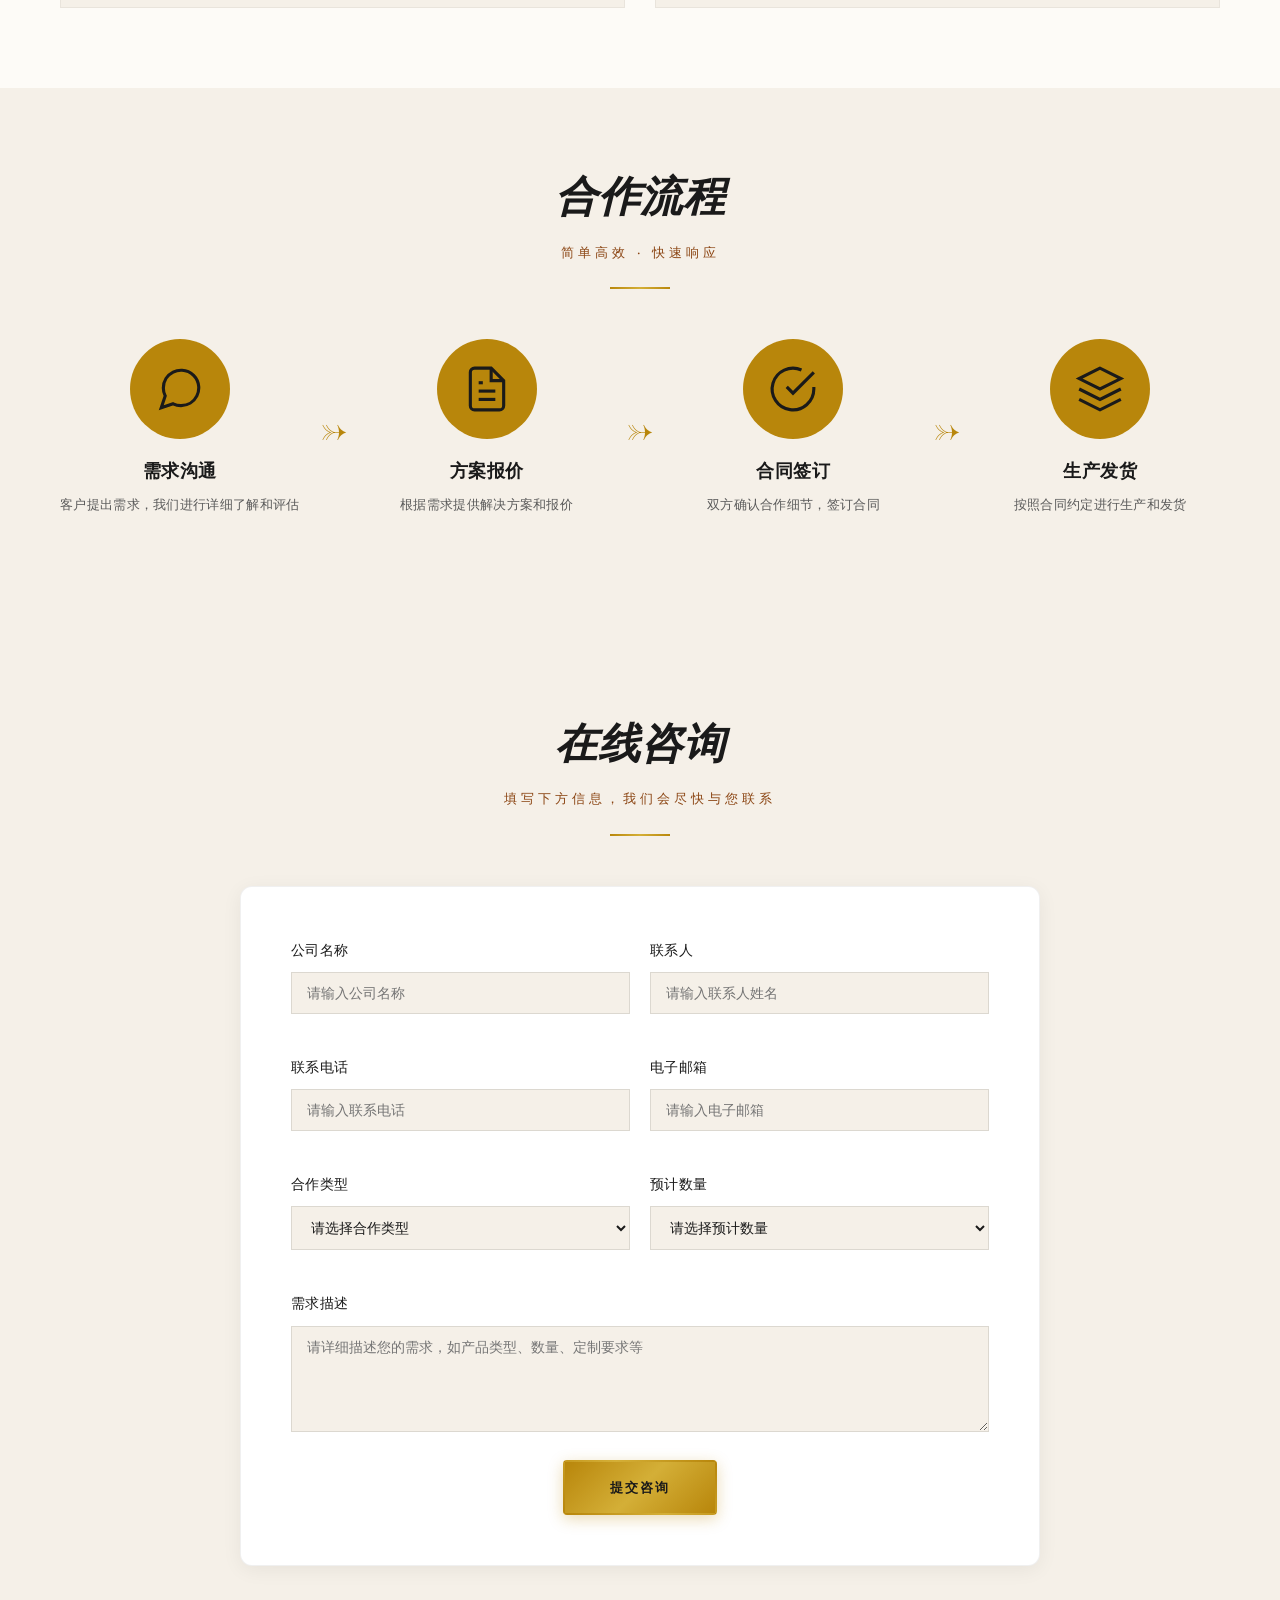
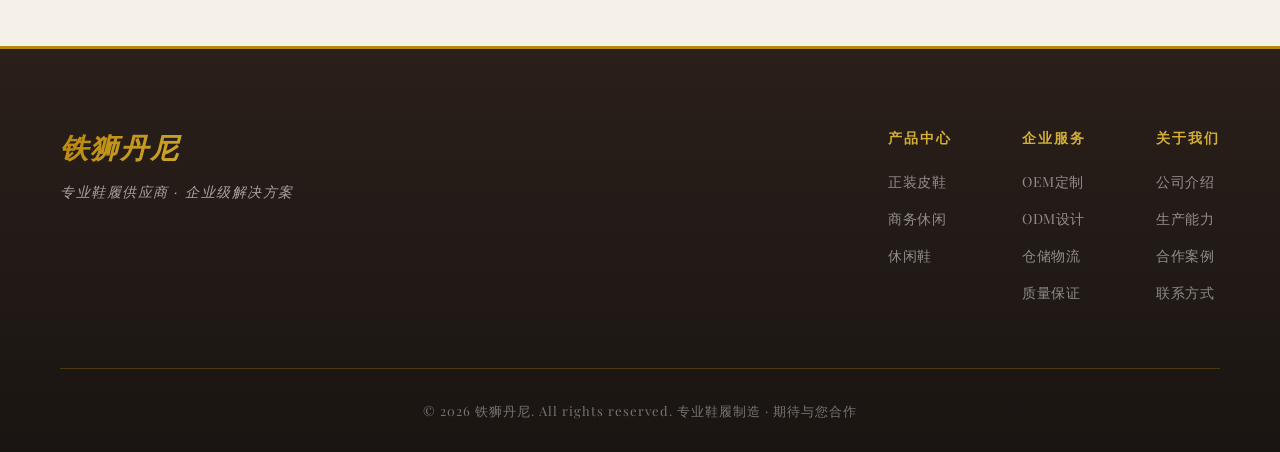
<file: contact.html>
<!DOCTYPE html>
<html lang="zh-CN">
<head>
    <meta charset="UTF-8">
    <meta name="viewport" content="width=device-width, initial-scale=1.0">
    <title data-i18n="page_contact_title">商务合作 - 铁狮丹尼</title>
    <link rel="stylesheet" href="styles.css">
    <link href="https://fonts.googleapis.com/css2?family=Playfair+Display:wght@400;500;600;700&family=Montserrat:wght@300;400;500;600&family=Noto+Sans+Arabic:wght@400;500;600;700&family=Noto+Sans+SC:wght@300;400;500;600;700&family=Noto+Sans+TC:wght@300;400;500;600;700&family=Noto+Sans:wght@300;400;500;600;700&display=swap" rel="stylesheet">
</head>
<body>
    <script src="i18n.js"></script>
    <!-- 导航栏 -->
    <nav class="navbar">
        <div class="nav-container">
            <div class="nav-logo">
                <img src="logo.png" alt="铁狮丹尼" class="logo-image">
            </div>
            <ul class="nav-menu">
                <li><a href="index.html" data-i18n="nav_home">首页</a></li>
                <li><a href="products.html" data-i18n="nav_products">产品中心</a></li>
                <li><a href="services.html" data-i18n="nav_services">企业服务</a></li>
                <li><a href="news.html" data-i18n="nav_news">最新资讯</a></li>
                <li><a href="about.html" data-i18n="nav_about">关于我们</a></li>
                <li><a href="contact.html" class="active" data-i18n="nav_contact">商务合作</a></li>
            </ul>
            <div class="nav-icons">
                <button class="icon-btn" aria-label="搜索" onclick="openSearchModal()">
                    <svg width="24" height="24" viewBox="0 0 24 24" fill="none" stroke="currentColor" stroke-width="1.5">
                        <circle cx="11" cy="11" r="8"></circle>
                        <path d="m21 21-4.35-4.35"></path>
                    </svg>
                </button>
                <button class="icon-btn" aria-label="联系我们">
                    <svg width="24" height="24" viewBox="0 0 24 24" fill="none" stroke="currentColor" stroke-width="1.5">
                        <path d="M22 16.92v3a2 2 0 0 1-2.18 2 19.79 19.79 0 0 1-8.63-3.07 19.5 19.5 0 0 1-6-6 19.79 19.79 0 0 1-3.07-8.67A2 2 0 0 1 4.11 2h3a2 2 0 0 1 2 1.72 12.84 12.84 0 0 0 .7 2.81 2 2 0 0 1-.45 2.11L8.09 9.91a16 16 0 0 0 6 6l1.27-1.27a2 2 0 0 1 2.11-.45 12.84 12.84 0 0 0 2.81.7A2 2 0 0 1 22 16.92z"></path>
                    </svg>
                </button>
                <div class="language-selector" id="languageSelector">
                    <button class="language-selector-btn" onclick="toggleLanguageDropdown()" id="currentLang">
                        <span>🇨🇳 简体中文</span>
                        <svg viewBox="0 0 24 24" fill="none" stroke="currentColor" stroke-width="2">
                            <polyline points="6 9 12 15 18 9"></polyline>
                        </svg>
                    </button>
                    <div class="language-dropdown" id="languageDropdown"></div>
                </div>
            </div>
        </div>
    </nav>

    <!-- 页面标题 -->
    <section class="page-header page-header-image">
        <div class="container">
            <h1 class="page-title" data-i18n="section_contact">商务合作</h1>
        </div>
    </section>

    <!-- 联系方式 -->
    <section class="contact-section">
        <div class="container">
            <div class="section-header">
                <h2 class="section-title">联系方式</h2>
                <p class="section-subtitle">期待与您建立合作关系</p>
            </div>
            <div class="contact-grid">
                <div class="contact-card-large">
                    <div class="contact-icon">
                        <svg width="60" height="60" viewBox="0 0 24 24" fill="none" stroke="currentColor" stroke-width="1.5">
                            <path d="M22 16.92v3a2 2 0 0 1-2.18 2 19.79 19.79 0 0 1-8.63-3.07 19.5 19.5 0 0 1-6-6 19.79 19.79 0 0 1-3.07-8.67A2 2 0 0 1 4.11 2h3a2 2 0 0 1 2 1.72 12.84 12.84 0 0 0 .7 2.81 2 2 0 0 1-.45 2.11L8.09 9.91a16 16 0 0 0 6 6l1.27-1.27a2 2 0 0 1 2.11-.45 12.84 12.84 0 0 0 2.81.7A2 2 0 0 1 22 16.92z"></path>
                        </svg>
                    </div>
                    <h3>商务电话</h3>
                    <p class="contact-value">+86（020）36552999</p>
                    <p class="contact-desc">周一至周五 9:00-18:00</p>
                </div>
                <div class="contact-card-large">
                    <div class="contact-icon">
                        <svg width="60" height="60" viewBox="0 0 24 24" fill="none" stroke="currentColor" stroke-width="1.5">
                            <rect x="2" y="4" width="20" height="16" rx="2"></rect>
                            <path d="M22 6l-10 7L2 6"></path>
                        </svg>
                    </div>
                    <h3>商务邮箱</h3>
                    <p class="contact-value">tieshidanni@gmail.com</p>
                    <p class="contact-desc">24小时内回复</p>
                </div>
                <div class="contact-card-large">
                    <div class="contact-icon">
                        <svg width="60" height="60" viewBox="0 0 24 24" fill="none" stroke="currentColor" stroke-width="1.5">
                            <path d="M21 10c0 7-9 13-9 13s-9-6-9-13a9 9 0 0 1 18 0z"></path>
                            <circle cx="12" cy="10" r="3"></circle>
                        </svg>
                    </div>
                    <h3>公司地址</h3>
                    <p class="contact-value">中国广东省广州市越秀区站西路37号鸿运大厦东楼1310</p>
                    <p class="contact-desc">欢迎实地考察</p>
                </div>
            </div>
        </div>
    </section>

    <!-- 合作优势 -->
    <section class="advantage-section">
        <div class="container">
            <div class="section-header">
                <h2 class="section-title">合作优势</h2>
                <p class="section-subtitle">选择我们 · 信赖我们 · 共同发展</p>
            </div>
            <div class="advantage-grid">
                <div class="advantage-item">
                    <div class="advantage-number">01</div>
                    <h3>品质保证</h3>
                    <p>严格的质量控制体系，从原材料到成品，每道工序都经过严格检验，确保产品质量稳定可靠。</p>
                </div>
                <div class="advantage-item">
                    <div class="advantage-number">02</div>
                    <h3>价格优势</h3>
                    <p>规模化生产降低了生产成本，我们能够为客户提供具有竞争力的价格，帮助客户降低采购成本。</p>
                </div>
                <div class="advantage-item">
                    <div class="advantage-number">03</div>
                    <h3>交期保证</h3>
                    <p>先进的生产设备和高效的生产管理，确保订单按时交付，满足客户的销售计划。</p>
                </div>
                <div class="advantage-item">
                    <div class="advantage-number">04</div>
                    <h3>专业服务</h3>
                    <p>专业的销售和客服团队，为客户提供一对一的服务，及时响应客户需求，解决客户问题。</p>
                </div>
            </div>
        </div>
    </section>

    <!-- 合作流程 -->
    <section class="process-section">
        <div class="container">
            <div class="section-header">
                <h2 class="section-title">合作流程</h2>
                <p class="section-subtitle">简单高效 · 快速响应</p>
            </div>
            <div class="process-flow">
                <div class="process-step-flow">
                    <div class="step-icon">
                        <svg width="50" height="50" viewBox="0 0 24 24" fill="none" stroke="currentColor" stroke-width="1.5">
                            <path d="M21 11.5a8.38 8.38 0 0 1-.9 3.8 8.5 8.5 0 0 1-7.6 4.7 8.38 8.38 0 0 1-3.8-.9L3 21l1.9-5.7a8.38 8.38 0 0 1-.9-3.8 8.5 8.5 0 0 1 4.7-7.6 8.38 8.38 0 0 1 3.8-.9h.5a8.48 8.48 0 0 1 8 8v.5z"></path>
                        </svg>
                    </div>
                    <div class="step-info">
                        <h3>需求沟通</h3>
                        <p>客户提出需求，我们进行详细了解和评估</p>
                    </div>
                </div>
                <div class="process-arrow">→</div>
                <div class="process-step-flow">
                    <div class="step-icon">
                        <svg width="50" height="50" viewBox="0 0 24 24" fill="none" stroke="currentColor" stroke-width="1.5">
                            <path d="M14 2H6a2 2 0 0 0-2 2v16a2 2 0 0 0 2 2h12a2 2 0 0 0 2-2V8z"></path>
                            <polyline points="14 2 14 8 20 8"></polyline>
                            <line x1="16" y1="13" x2="8" y2="13"></line>
                            <line x1="16" y1="17" x2="8" y2="17"></line>
                            <polyline points="10 9 9 9 8 9"></polyline>
                        </svg>
                    </div>
                    <div class="step-info">
                        <h3>方案报价</h3>
                        <p>根据需求提供解决方案和报价</p>
                    </div>
                </div>
                <div class="process-arrow">→</div>
                <div class="process-step-flow">
                    <div class="step-icon">
                        <svg width="50" height="50" viewBox="0 0 24 24" fill="none" stroke="currentColor" stroke-width="1.5">
                            <path d="M22 11.08V12a10 10 0 1 1-5.93-9.14"></path>
                            <polyline points="22 4 12 14.01 9 11.01"></polyline>
                        </svg>
                    </div>
                    <div class="step-info">
                        <h3>合同签订</h3>
                        <p>双方确认合作细节，签订合同</p>
                    </div>
                </div>
                <div class="process-arrow">→</div>
                <div class="process-step-flow">
                    <div class="step-icon">
                        <svg width="50" height="50" viewBox="0 0 24 24" fill="none" stroke="currentColor" stroke-width="1.5">
                            <path d="M12 2L2 7l10 5 10-5-10-5z"></path>
                            <path d="M2 17l10 5 10-5"></path>
                            <path d="M2 12l10 5 10-5"></path>
                        </svg>
                    </div>
                    <div class="step-info">
                        <h3>生产发货</h3>
                        <p>按照合同约定进行生产和发货</p>
                    </div>
                </div>
            </div>
        </div>
    </section>

    <!-- 在线咨询 -->
    <section class="consultation-section">
        <div class="container">
            <div class="section-header">
                <h2 class="section-title" data-i18n="section_consultation">在线咨询</h2>
                <p class="section-subtitle" data-i18n="section_consultation_subtitle">填写下方信息，我们会尽快与您联系</p>
            </div>
            <div class="consultation-form">
                <form id="contactForm">
                    <div class="form-row">
                        <div class="form-group">
                            <label for="name" data-i18n="form_company">公司名称 *</label>
                            <input type="text" id="name" name="name" required placeholder="请输入公司名称" data-i18n-placeholder="form_company_placeholder">
                        </div>
                        <div class="form-group">
                            <label for="contact" data-i18n="form_contact">联系人 *</label>
                            <input type="text" id="contact" name="contact" required placeholder="请输入联系人姓名" data-i18n-placeholder="form_contact_placeholder">
                        </div>
                    </div>
                    <div class="form-row">
                        <div class="form-group">
                            <label for="phone" data-i18n="form_phone">联系电话 *</label>
                            <input type="tel" id="phone" name="phone" required placeholder="请输入联系电话" data-i18n-placeholder="form_phone_placeholder">
                        </div>
                        <div class="form-group">
                            <label for="email" data-i18n="form_email">电子邮箱 *</label>
                            <input type="email" id="email" name="email" required placeholder="请输入电子邮箱" data-i18n-placeholder="form_email_placeholder">
                        </div>
                    </div>
                    <div class="form-row">
                        <div class="form-group">
                            <label for="service" data-i18n="form_service">合作类型</label>
                            <select id="service" name="service">
                                <option value="" data-i18n="form_service_select">请选择合作类型</option>
                                <option value="oem" data-i18n="form_service_oem">OEM定制</option>
                                <option value="odm" data-i18n="form_service_odm">ODM设计</option>
                                <option value="wholesale" data-i18n="form_service_wholesale">批发采购</option>
                                <option value="other" data-i18n="form_service_other">其他合作</option>
                            </select>
                        </div>
                        <div class="form-group">
                            <label for="quantity" data-i18n="form_quantity">预计数量</label>
                            <select id="quantity" name="quantity">
                                <option value="" data-i18n="form_quantity_select">请选择预计数量</option>
                                <option value="small" data-i18n="form_quantity_small">100-500双</option>
                                <option value="medium" data-i18n="form_quantity_medium">500-1000双</option>
                                <option value="large" data-i18n="form_quantity_large">1000-5000双</option>
                                <option value="xlarge" data-i18n="form_quantity_xlarge">5000双以上</option>
                            </select>
                        </div>
                    </div>
                    <div class="form-group">
                        <label for="message" data-i18n="form_message">需求描述 *</label>
                        <textarea id="message" name="message" required rows="5" placeholder="请详细描述您的需求，如产品类型、数量、定制要求等" data-i18n-placeholder="form_message_placeholder"></textarea>
                    </div>
                    <div class="form-submit">
                        <button type="submit" class="btn btn-primary" data-i18n="form_submit">提交咨询</button>
                    </div>
                </form>
            </div>
        </div>
    </section>

    <!-- 搜索模态框 -->
    <div class="search-modal" id="searchModal">
        <div class="search-overlay" onclick="closeSearchModal()"></div>
        <div class="search-container">
            <button class="search-close" onclick="closeSearchModal()">
                <svg width="24" height="24" viewBox="0 0 24 24" fill="none" stroke="currentColor" stroke-width="2">
                    <path d="M18 6L6 18M6 6l12 12"/>
                </svg>
            </button>
            <div class="search-box">
                <svg class="search-icon" width="24" height="24" viewBox="0 0 24 24" fill="none" stroke="currentColor" stroke-width="2">
                    <circle cx="11" cy="11" r="8"></circle>
                    <path d="m21 21-4.35-4.35"></path>
                </svg>
                <input type="text" id="searchInput" class="search-input" placeholder="搜索产品..." data-i18n-placeholder="search_placeholder" autocomplete="off">
            </div>
            <div class="search-results" id="searchResults"></div>
        </div>
    </div>

    <!-- 页脚 -->
    <footer class="footer">
        <div class="container">
            <div class="footer-content">
                <div class="footer-brand">
                    <h2>铁狮丹尼</h2>
                    <p data-i18n="footer_brand">专业鞋履供应商 · 企业级解决方案</p>
                </div>
                <div class="footer-links">
                    <div class="link-group">
                        <h4 data-i18n="footer_products">产品中心</h4>
                        <a href="products-formal.html" data-i18n="footer_formal">正装皮鞋</a>
                        <a href="products-business.html" data-i18n="footer_business">商务休闲</a>
                        <a href="products-casual-shoes.html" data-i18n="footer_casual_shoes">休闲鞋</a>
                    </div>
                    <div class="link-group">
                        <h4 data-i18n="footer_services">企业服务</h4>
                        <a href="services.html" data-i18n="footer_oem">OEM定制</a>
                        <a href="services.html" data-i18n="footer_odm">ODM设计</a>
                        <a href="services.html" data-i18n="footer_logistics">仓储物流</a>
                        <a href="services.html" data-i18n="footer_quality">质量保证</a>
                    </div>
                    <div class="link-group">
                        <h4 data-i18n="footer_about">关于我们</h4>
                        <a href="about.html" data-i18n="footer_company">公司介绍</a>
                        <a href="about.html" data-i18n="footer_capacity">生产能力</a>
                        <a href="about.html" data-i18n="footer_cases">合作案例</a>
                        <a href="contact.html" data-i18n="footer_contact">联系方式</a>
                    </div>
                </div>
            </div>
            <div class="footer-bottom">
                <p data-i18n="footer_copyright">&copy; 2026 铁狮丹尼. All rights reserved. 专业鞋履制造 · 期待与您合作</p>
            </div>
        </div>
    </footer>

    <script src="script.js"></script>
    <script>
        // 表单提交处理
        document.getElementById('contactForm').addEventListener('submit', function(e) {
            e.preventDefault();
            
            const formData = new FormData(this);
            const data = Object.fromEntries(formData);
            
            // 这里可以添加实际的表单提交逻辑
            alert('感谢您的咨询！我们会尽快与您联系。');
            this.reset();
        });
    </script>
</body>
</html>
</file>
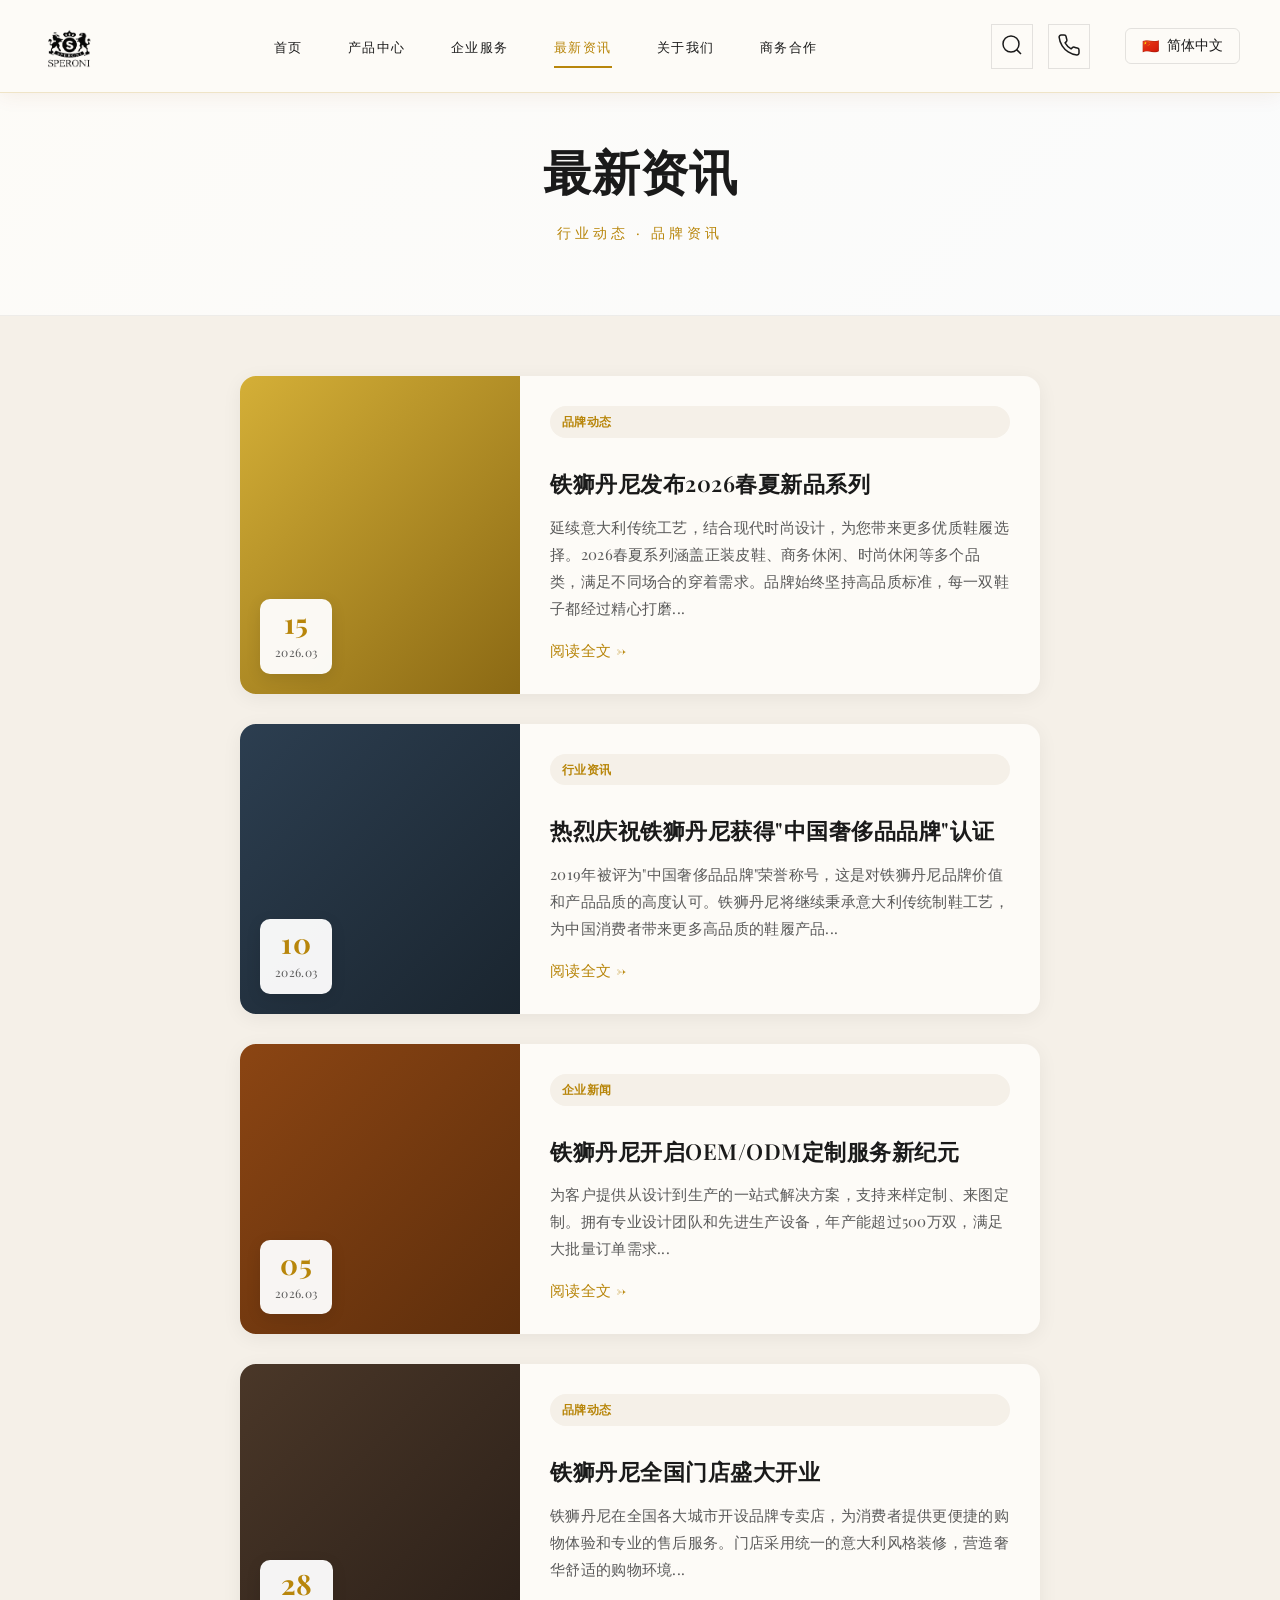
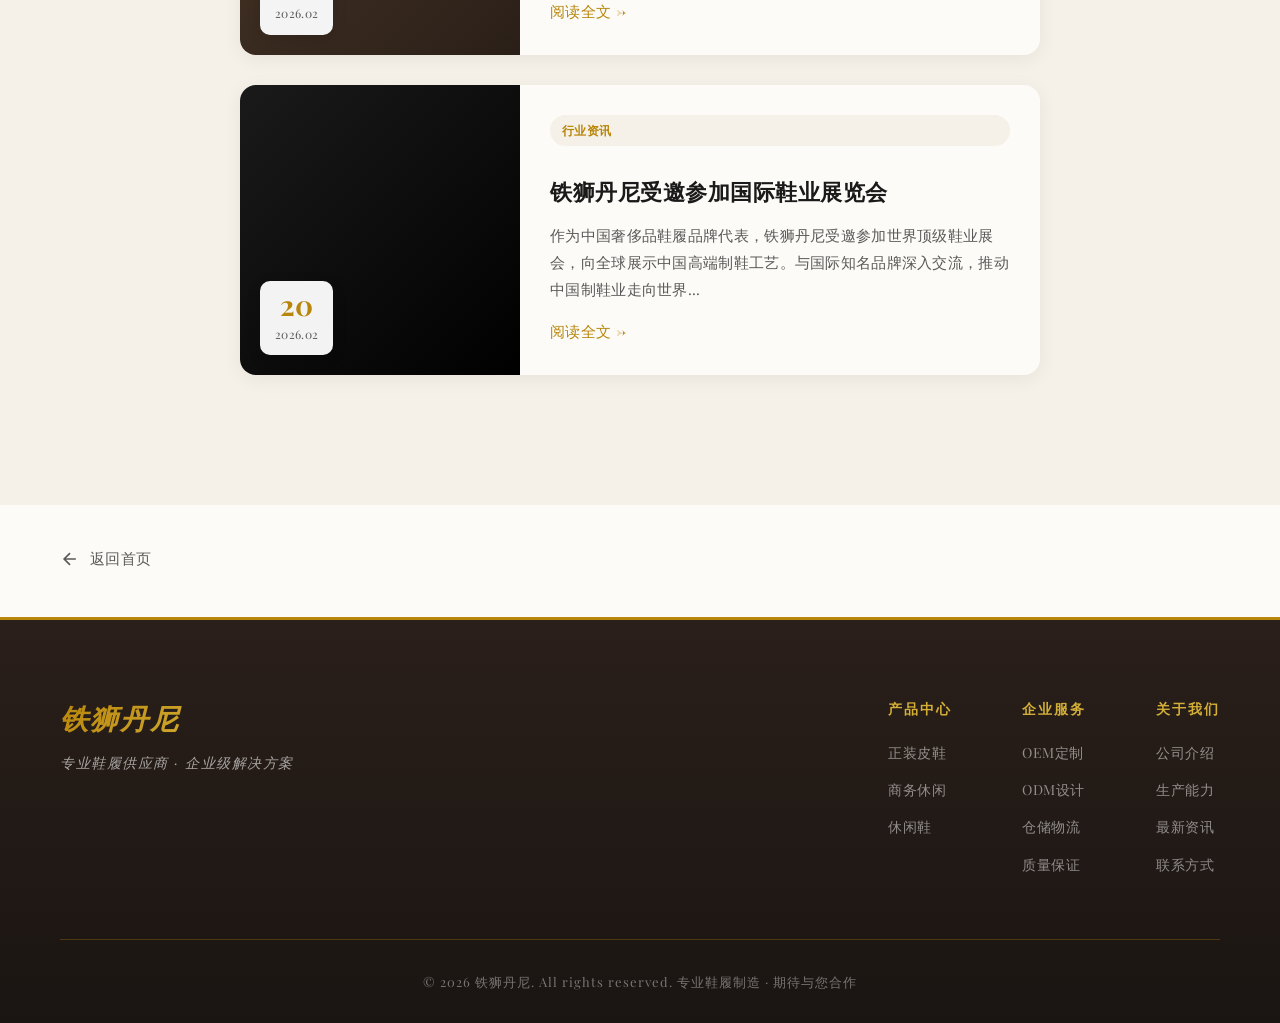
<file: news.html>
<!DOCTYPE html>
<html lang="zh-CN">
<head>
    <meta charset="UTF-8">
    <meta name="viewport" content="width=device-width, initial-scale=1.0">
    <title data-i18n="page_news_title">最新资讯 - 铁狮丹尼</title>
    <link rel="stylesheet" href="styles.css">
    <link href="https://fonts.googleapis.com/css2?family=Playfair+Display:wght@400;500;600;700&family=Montserrat:wght@300;400;500;600&family=Noto+Sans+Arabic:wght@400;500;600;700&family=Noto+Sans+SC:wght@300;400;500;600;700&family=Noto+Sans+TC:wght@300;400;500;600;700&family=Noto+Sans:wght@300;400;500;600;700&display=swap" rel="stylesheet">
</head>
<body>
    <script src="i18n.js"></script>
    <!-- 导航栏 -->
    <nav class="navbar">
        <div class="nav-container">
            <div class="nav-logo">
                <img src="logo.png" alt="铁狮丹尼" class="logo-image">
            </div>
            <ul class="nav-menu">
                <li><a href="index.html" data-i18n="nav_home">首页</a></li>
                <li><a href="products.html" data-i18n="nav_products">产品中心</a></li>
                <li><a href="services.html" data-i18n="nav_services">企业服务</a></li>
                <li><a href="news.html" class="active" data-i18n="nav_news">最新资讯</a></li>
                <li><a href="about.html" data-i18n="nav_about">关于我们</a></li>
                <li><a href="contact.html" data-i18n="nav_contact">商务合作</a></li>
            </ul>
            <div class="nav-icons">
                <button class="icon-btn" aria-label="搜索" onclick="openSearchModal()">
                    <svg width="24" height="24" viewBox="0 0 24 24" fill="none" stroke="currentColor" stroke-width="1.5">
                        <circle cx="11" cy="11" r="8"></circle>
                        <path d="m21 21-4.35-4.35"></path>
                    </svg>
                </button>
                <button class="icon-btn" aria-label="联系我们">
                    <svg width="24" height="24" viewBox="0 0 24 24" fill="none" stroke="currentColor" stroke-width="1.5">
                        <path d="M22 16.92v3a2 2 0 0 1-2.18 2 19.79 19.79 0 0 1-8.63-3.07 19.5 19.5 0 0 1-6-6 19.79 19.79 0 0 1-3.07-8.67A2 2 0 0 1 4.11 2h3a2 2 0 0 1 2 1.72 12.84 12.84 0 0 0 .7 2.81 2 2 0 0 1-.45 2.11L8.09 9.91a16 16 0 0 0 6 6l1.27-1.27a2 2 0 0 1 2.11-.45 12.84 12.84 0 0 0 2.81.7A2 2 0 0 1 22 16.92z"></path>
                    </svg>
                </button>
                <div class="language-selector" id="languageSelector">
                    <button class="language-selector-btn" onclick="toggleLanguageDropdown()" id="currentLang">
                        <span>🇨🇳 简体中文</span>
                        <svg viewBox="0 0 24 24" fill="none" stroke="currentColor" stroke-width="2">
                            <polyline points="6 9 12 15 18 9"></polyline>
                        </svg>
                    </button>
                    <div class="language-dropdown" id="languageDropdown"></div>
                </div>
            </div>
        </div>
    </nav>

    <!-- 页面标题 -->
    <section class="page-header">
        <div class="container">
            <h1 class="page-title" data-i18n="section_news">最新资讯</h1>
            <p class="page-subtitle" data-i18n="section_news_subtitle">行业动态 · 品牌资讯</p>
        </div>
    </section>

    <!-- 资讯列表 -->
    <section class="news-page-section">
        <div class="container">
            <div class="news-list">
                <!-- 资讯1 -->
                <article class="news-list-item">
                    <div class="news-list-image">
                        <div class="news-date">
                            <span class="news-day">15</span>
                            <span class="news-month">2026.03</span>
                        </div>
                    </div>
                    <div class="news-list-content">
                        <span class="news-tag" data-i18n="news_tag_brand">品牌动态</span>
                        <h2 class="news-list-title">铁狮丹尼发布2026春夏新品系列</h2>
                        <p class="news-list-desc">延续意大利传统工艺，结合现代时尚设计，为您带来更多优质鞋履选择。2026春夏系列涵盖正装皮鞋、商务休闲、时尚休闲等多个品类，满足不同场合的穿着需求。品牌始终坚持高品质标准，每一双鞋子都经过精心打磨...</p>
                        <a href="#" class="news-list-link" data-i18n="news_read_more">阅读全文 →</a>
                    </div>
                </article>

                <!-- 资讯2 -->
                <article class="news-list-item">
                    <div class="news-list-image news-image-2">
                        <div class="news-date">
                            <span class="news-day">10</span>
                            <span class="news-month">2026.03</span>
                        </div>
                    </div>
                    <div class="news-list-content">
                        <span class="news-tag" data-i18n="news_tag_industry">行业资讯</span>
                        <h2 class="news-list-title">热烈庆祝铁狮丹尼获得"中国奢侈品品牌"认证</h2>
                        <p class="news-list-desc">2019年被评为"中国奢侈品品牌"荣誉称号，这是对铁狮丹尼品牌价值和产品品质的高度认可。铁狮丹尼将继续秉承意大利传统制鞋工艺，为中国消费者带来更多高品质的鞋履产品...</p>
                        <a href="#" class="news-list-link" data-i18n="news_read_more">阅读全文 →</a>
                    </div>
                </article>

                <!-- 资讯3 -->
                <article class="news-list-item">
                    <div class="news-list-image news-image-3">
                        <div class="news-date">
                            <span class="news-day">05</span>
                            <span class="news-month">2026.03</span>
                        </div>
                    </div>
                    <div class="news-list-content">
                        <span class="news-tag" data-i18n="news_tag_company">企业新闻</span>
                        <h2 class="news-list-title">铁狮丹尼开启OEM/ODM定制服务新纪元</h2>
                        <p class="news-list-desc">为客户提供从设计到生产的一站式解决方案，支持来样定制、来图定制。拥有专业设计团队和先进生产设备，年产能超过500万双，满足大批量订单需求...</p>
                        <a href="#" class="news-list-link" data-i18n="news_read_more">阅读全文 →</a>
                    </div>
                </article>

                <!-- 资讯4 -->
                <article class="news-list-item">
                    <div class="news-list-image news-image-4">
                        <div class="news-date">
                            <span class="news-day">28</span>
                            <span class="news-month">2026.02</span>
                        </div>
                    </div>
                    <div class="news-list-content">
                        <span class="news-tag" data-i18n="news_tag_brand">品牌动态</span>
                        <h2 class="news-list-title">铁狮丹尼全国门店盛大开业</h2>
                        <p class="news-list-desc">铁狮丹尼在全国各大城市开设品牌专卖店，为消费者提供更便捷的购物体验和专业的售后服务。门店采用统一的意大利风格装修，营造奢华舒适的购物环境...</p>
                        <a href="#" class="news-list-link" data-i18n="news_read_more">阅读全文 →</a>
                    </div>
                </article>

                <!-- 资讯5 -->
                <article class="news-list-item">
                    <div class="news-list-image news-image-5">
                        <div class="news-date">
                            <span class="news-day">20</span>
                            <span class="news-month">2026.02</span>
                        </div>
                    </div>
                    <div class="news-list-content">
                        <span class="news-tag" data-i18n="news_tag_industry">行业资讯</span>
                        <h2 class="news-list-title">铁狮丹尼受邀参加国际鞋业展览会</h2>
                        <p class="news-list-desc">作为中国奢侈品鞋履品牌代表，铁狮丹尼受邀参加世界顶级鞋业展会，向全球展示中国高端制鞋工艺。与国际知名品牌深入交流，推动中国制鞋业走向世界...</p>
                        <a href="#" class="news-list-link" data-i18n="news_read_more">阅读全文 →</a>
                    </div>
                </article>
            </div>
        </div>
    </section>

    <!-- 返回链接 -->
    <section class="back-section">
        <div class="container">
            <a href="index.html" class="back-link">
                <svg width="20" height="20" viewBox="0 0 24 24" fill="none" stroke="currentColor" stroke-width="2">
                    <path d="M19 12H5M12 19l-7-7 7-7"/>
                </svg>
                <span data-i18n="back_to_home">返回首页</span>
            </a>
        </div>
    </section>

    <!-- 页脚 -->
    <footer class="footer">
        <div class="container">
            <div class="footer-content">
                <div class="footer-brand">
                    <h2>铁狮丹尼</h2>
                    <p data-i18n="footer_brand">专业鞋履供应商 · 企业级解决方案</p>
                </div>
                <div class="footer-links">
                    <div class="link-group">
                        <h4 data-i18n="footer_products">产品中心</h4>
                        <a href="products-formal.html" data-i18n="footer_formal">正装皮鞋</a>
                        <a href="products-business.html" data-i18n="footer_business">商务休闲</a>
                        <a href="products-casual-shoes.html" data-i18n="footer_casual_shoes">休闲鞋</a>
                    </div>
                    <div class="link-group">
                        <h4 data-i18n="footer_services">企业服务</h4>
                        <a href="services.html" data-i18n="footer_oem">OEM定制</a>
                        <a href="services.html" data-i18n="footer_odm">ODM设计</a>
                        <a href="services.html" data-i18n="footer_logistics">仓储物流</a>
                        <a href="services.html" data-i18n="footer_quality">质量保证</a>
                    </div>
                    <div class="link-group">
                        <h4 data-i18n="footer_about">关于我们</h4>
                        <a href="about.html" data-i18n="footer_company">公司介绍</a>
                        <a href="about.html" data-i18n="footer_capacity">生产能力</a>
                        <a href="news.html" data-i18n="nav_news">最新资讯</a>
                        <a href="contact.html" data-i18n="footer_contact">联系方式</a>
                    </div>
                </div>
            </div>
            <div class="footer-bottom">
                <p data-i18n="footer_copyright">&copy; 2026 铁狮丹尼. All rights reserved. 专业鞋履制造 · 期待与您合作</p>
            </div>
        </div>
    </footer>

    <!-- 搜索模态框 -->
    <div class="search-modal" id="searchModal">
        <div class="search-overlay" onclick="closeSearchModal()"></div>
        <div class="search-container">
            <button class="search-close" onclick="closeSearchModal()">
                <svg width="24" height="24" viewBox="0 0 24 24" fill="none" stroke="currentColor" stroke-width="2">
                    <path d="M18 6L6 18M6 6l12 12"/>
                </svg>
            </button>
            <div class="search-box">
                <svg class="search-icon" width="24" height="24" viewBox="0 0 24 24" fill="none" stroke="currentColor" stroke-width="2">
                    <circle cx="11" cy="11" r="8"></circle>
                    <path d="m21 21-4.35-4.35"></path>
                </svg>
                <input type="text" id="searchInput" class="search-input" placeholder="搜索产品..." data-i18n-placeholder="search_placeholder" autocomplete="off">
            </div>
            <div class="search-results" id="searchResults"></div>
        </div>
    </div>

    <script src="script.js"></script>
</body>
</html>
</file>
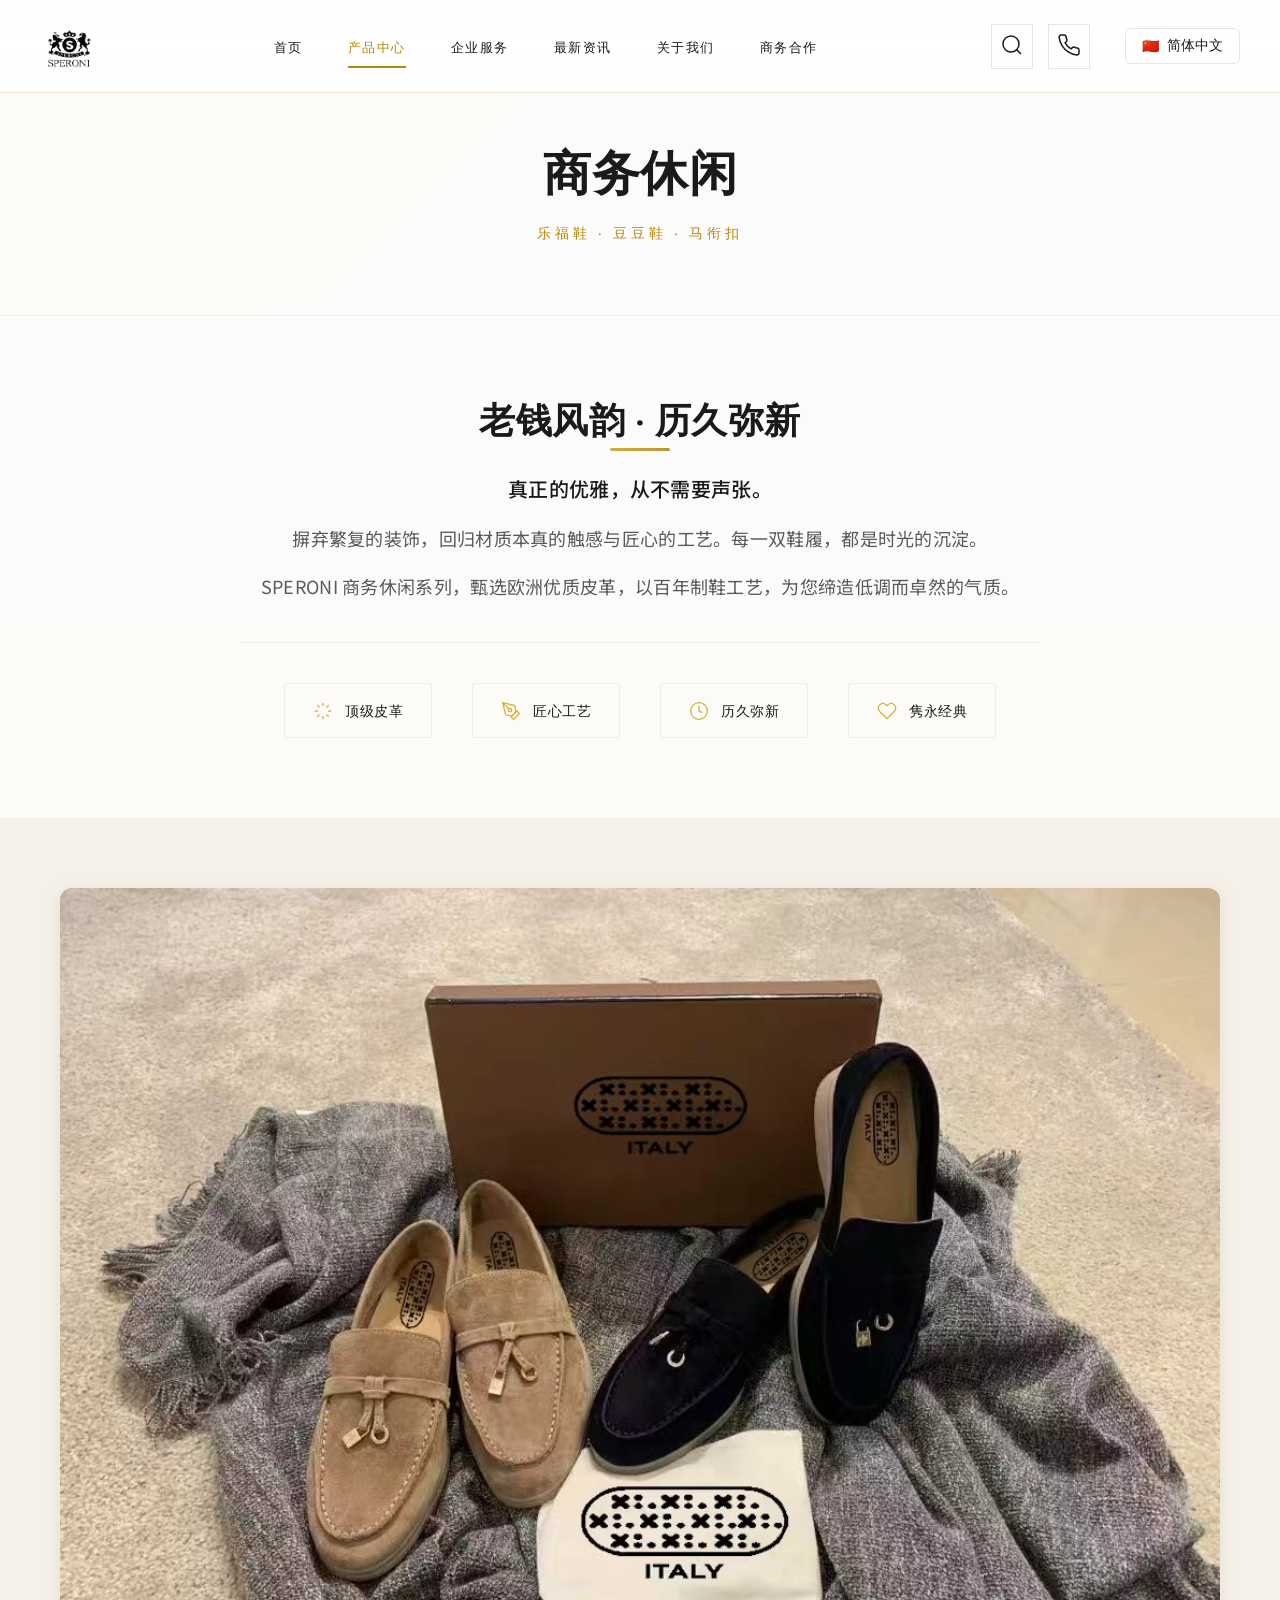
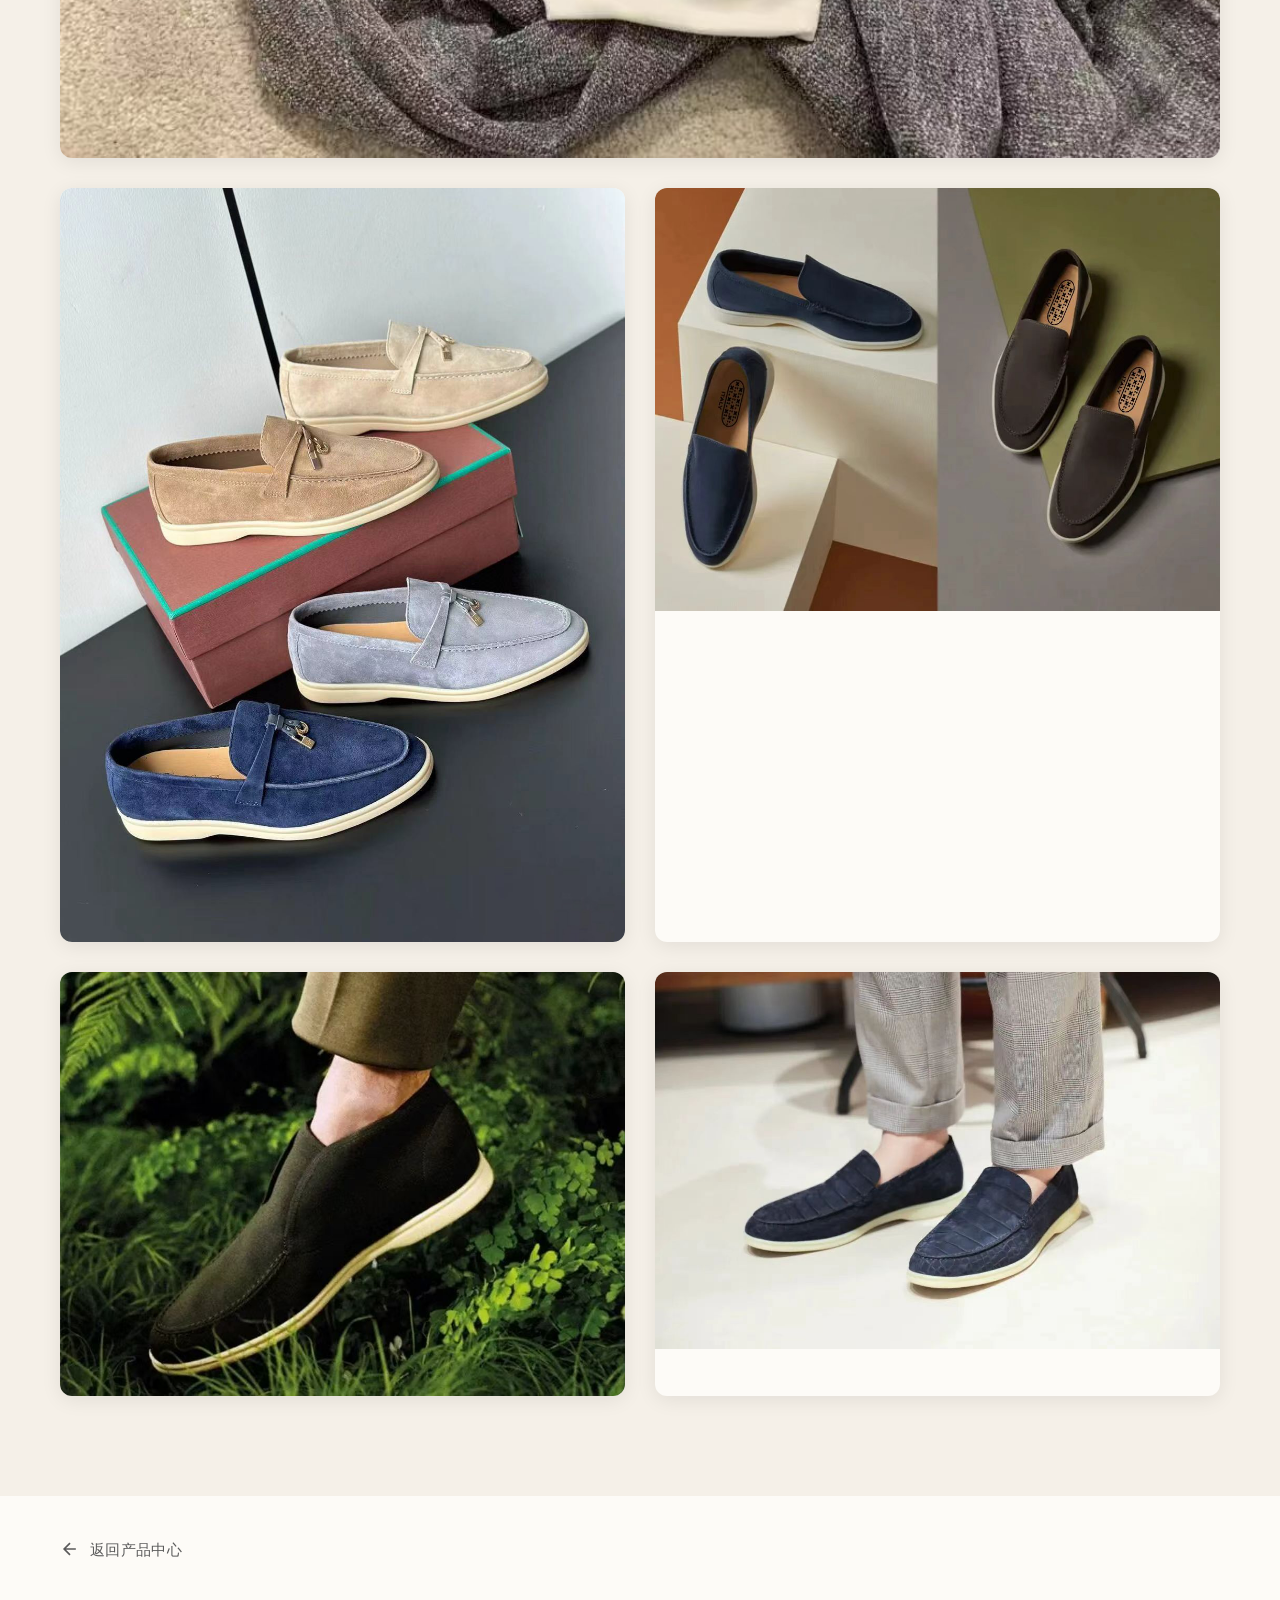
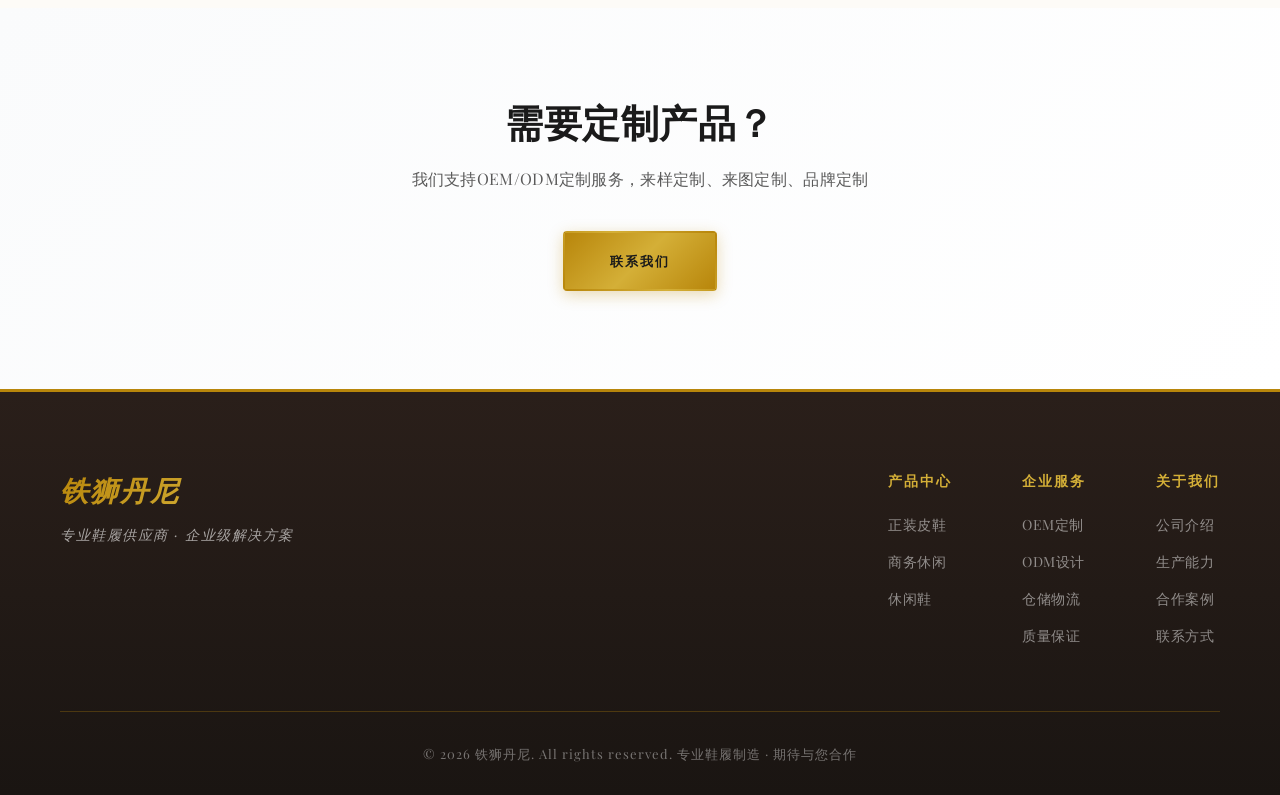
<file: products-business.html>
<!DOCTYPE html>
<html lang="zh-CN">
<head>
    <meta charset="UTF-8">
    <meta name="viewport" content="width=device-width, initial-scale=1.0">
    <title data-i18n="page_casual_title">商务休闲 - 铁狮丹尼</title>
    <link rel="stylesheet" href="styles.css">
    <link href="https://fonts.googleapis.com/css2?family=Playfair+Display:wght@400;500;600;700&family=Montserrat:wght@300;400;500;600&family=Noto+Sans+Arabic:wght@400;500;600;700&family=Noto+Sans+SC:wght@300;400;500;600;700&family=Noto+Sans+TC:wght@300;400;500;600;700&family=Noto+Sans:wght@300;400;500;600;700&display=swap" rel="stylesheet">
</head>
<body>
    <script src="i18n.js"></script>
    <!-- 导航栏 -->
    <nav class="navbar">
        <div class="nav-container">
            <div class="nav-logo">
                <img src="logo.png" alt="铁狮丹尼" class="logo-image">
            </div>
            <ul class="nav-menu">
                <li><a href="index.html" data-i18n="nav_home">首页</a></li>
                <li><a href="products.html" class="active" data-i18n="nav_products">产品中心</a></li>
                <li><a href="services.html" data-i18n="nav_services">企业服务</a></li>
                <li><a href="news.html" data-i18n="nav_news">最新资讯</a></li>
                <li><a href="about.html" data-i18n="nav_about">关于我们</a></li>
                <li><a href="contact.html" data-i18n="nav_contact">商务合作</a></li>
            </ul>
            <div class="nav-icons">
                <button class="icon-btn" aria-label="搜索" onclick="openSearchModal()">
                    <svg width="24" height="24" viewBox="0 0 24 24" fill="none" stroke="currentColor" stroke-width="1.5">
                        <circle cx="11" cy="11" r="8"></circle>
                        <path d="m21 21-4.35-4.35"></path>
                    </svg>
                </button>
                <button class="icon-btn" aria-label="联系我们">
                    <svg width="24" height="24" viewBox="0 0 24 24" fill="none" stroke="currentColor" stroke-width="1.5">
                        <path d="M22 16.92v3a2 2 0 0 1-2.18 2 19.79 19.79 0 0 1-8.63-3.07 19.5 19.5 0 0 1-6-6 19.79 19.79 0 0 1-3.07-8.67A2 2 0 0 1 4.11 2h3a2 2 0 0 1 2 1.72 12.84 12.84 0 0 0 .7 2.81 2 2 0 0 1-.45 2.11L8.09 9.91a16 16 0 0 0 6 6l1.27-1.27a2 2 0 0 1 2.11-.45 12.84 12.84 0 0 0 2.81.7A2 2 0 0 1 22 16.92z"></path>
                    </svg>
                </button>
                <div class="language-selector" id="languageSelector">
                    <button class="language-selector-btn" onclick="toggleLanguageDropdown()" id="currentLang">
                        <span>🇨🇳 简体中文</span>
                        <svg viewBox="0 0 24 24" fill="none" stroke="currentColor" stroke-width="2">
                            <polyline points="6 9 12 15 18 9"></polyline>
                        </svg>
                    </button>
                    <div class="language-dropdown" id="languageDropdown"></div>
                </div>
            </div>
        </div>
    </nav>

    <!-- 页面标题 -->
    <section class="page-header">
        <div class="container">
            <h1 class="page-title" data-i18n="casual_title">商务休闲</h1>
            <p class="page-subtitle" data-i18n="casual_subtitle">乐福鞋 · 豆豆鞋 · 马衔扣</p>
        </div>
    </section>

    <!-- 老钱风介绍 -->
    <section class="style-intro">
        <div class="container">
            <div class="style-intro-content">
                <h2 class="style-intro-title" data-i18n="old_money_title">老钱风韵 · 历久弥新</h2>
                <div class="style-intro-text">
                    <p data-i18n="old_money_desc1">真正的优雅，从不需要声张。</p>
                    <p data-i18n="old_money_desc2">摒弃繁复的装饰，回归材质本真的触感与匠心的工艺。每一双鞋履，都是时光的沉淀。</p>
                    <p data-i18n="old_money_desc3">SPERONI 商务休闲系列，甄选欧洲优质皮革，以百年制鞋工艺，为您缔造低调而卓然的气质。</p>
                </div>
                <div class="style-features">
                    <div class="style-feature">
                        <svg class="feature-icon-svg" viewBox="0 0 24 24" fill="none" stroke="currentColor" stroke-width="1.5">
                            <path d="M12 2L12 6M12 18L12 22M4.93 4.93L7.76 7.76M16.24 16.24L19.07 19.07M2 12L6 12M18 12L22 12M4.93 19.07L7.76 16.24M16.24 7.76L19.07 4.93"/>
                        </svg>
                        <span data-i18n="feature_quality">顶级皮革</span>
                    </div>
                    <div class="style-feature">
                        <svg class="feature-icon-svg" viewBox="0 0 24 24" fill="none" stroke="currentColor" stroke-width="1.5">
                            <path d="M12 19l7-7 3 3-7 7-3-3z"/>
                            <path d="M18 13l-1.5-7.5L2 2l3.5 14.5L13 18l5-5z"/>
                            <path d="M2 2l7.586 7.586"/>
                            <circle cx="11" cy="11" r="2"/>
                        </svg>
                        <span data-i18n="feature_craft">匠心工艺</span>
                    </div>
                    <div class="style-feature">
                        <svg class="feature-icon-svg" viewBox="0 0 24 24" fill="none" stroke="currentColor" stroke-width="1.5">
                            <circle cx="12" cy="12" r="10"/>
                            <path d="M12 6v6l4 2"/>
                        </svg>
                        <span data-i18n="feature_timeless">历久弥新</span>
                    </div>
                    <div class="style-feature">
                        <svg class="feature-icon-svg" viewBox="0 0 24 24" fill="none" stroke="currentColor" stroke-width="1.5">
                            <path d="M20.84 4.61a5.5 5.5 0 0 0-7.78 0L12 5.67l-1.06-1.06a5.5 5.5 0 0 0-7.78 7.78l1.06 1.06L12 21.23l7.78-7.78 1.06-1.06a5.5 5.5 0 0 0 0-7.78z"/>
                        </svg>
                        <span data-i18n="feature_lowkey">隽永经典</span>
                    </div>
                </div>
            </div>
        </div>
    </section>

    <!-- 产品画册展示 -->
    <section class="products-section">
        <div class="container">
            <div class="product-gallery">
                <!-- 第1行：大图展示 -->
                <div class="gallery-row gallery-row-full">
                    <div class="gallery-item gallery-item-large">
                        <img src="54a3df2b014d34c213e526a20cc966fd.jpg" alt="SPERONI商务休闲1" class="gallery-image">
                    </div>
                </div>
                
                <!-- 第2行：左右分栏 -->
                <div class="gallery-row gallery-row-half">
                    <div class="gallery-item">
                        <img src="cbddc6e1fb36504fe9ac1fa72b04ef14.jpg" alt="SPERONI商务休闲2" class="gallery-image">
                    </div>
                    <div class="gallery-item">
                        <img src="e1d97adece4cd49f1898d680b437ff24.jpg" alt="SPERONI商务休闲3" class="gallery-image">
                    </div>
                </div>
                
                <!-- 第3行：左右分栏 -->
                <div class="gallery-row gallery-row-half">
                    <div class="gallery-item">
                        <img src="e889196adf34399542686b1788aaddf1.jpg" alt="SPERONI商务休闲4" class="gallery-image">
                    </div>
                    <div class="gallery-item">
                        <img src="f8b65757883c21524554eab7909177ca.jpg" alt="SPERONI商务休闲5" class="gallery-image">
                    </div>
                </div>
            </div>
        </div>
    </section>

    <!-- 返回链接 -->
    <section class="back-section">
        <div class="container">
            <a href="products.html" class="back-link">
                <svg width="20" height="20" viewBox="0 0 24 24" fill="none" stroke="currentColor" stroke-width="2">
                    <path d="M19 12H5M12 19l-7-7 7-7"/>
                </svg>
                <span data-i18n="back_products">返回产品中心</span>
            </a>
        </div>
    </section>

    <!-- 定制服务提示 -->
    <section class="cta-section">
        <div class="container">
            <div class="cta-content">
                <h2 class="cta-title" data-i18n="cta_title_products">需要定制产品？</h2>
                <p class="cta-desc" data-i18n="cta_desc_products">我们支持OEM/ODM定制服务，来样定制、来图定制、品牌定制</p>
                <a href="contact.html" class="btn btn-primary" data-i18n="cta_btn_products">联系我们</a>
            </div>
        </div>
    </section>

    <!-- 搜索模态框 -->
    <div class="search-modal" id="searchModal">
        <div class="search-overlay" onclick="closeSearchModal()"></div>
        <div class="search-container">
            <button class="search-close" onclick="closeSearchModal()">
                <svg width="24" height="24" viewBox="0 0 24 24" fill="none" stroke="currentColor" stroke-width="2">
                    <path d="M18 6L6 18M6 6l12 12"/>
                </svg>
            </button>
            <div class="search-box">
                <svg class="search-icon" width="24" height="24" viewBox="0 0 24 24" fill="none" stroke="currentColor" stroke-width="2">
                    <circle cx="11" cy="11" r="8"></circle>
                    <path d="m21 21-4.35-4.35"></path>
                </svg>
                <input type="text" id="searchInput" class="search-input" placeholder="搜索产品..." data-i18n-placeholder="search_placeholder" autocomplete="off">
            </div>
            <div class="search-results" id="searchResults"></div>
        </div>
    </div>

    <!-- 页脚 -->
    <footer class="footer">
        <div class="container">
            <div class="footer-content">
                <div class="footer-brand">
                    <h2>铁狮丹尼</h2>
                    <p data-i18n="footer_brand">专业鞋履供应商 · 企业级解决方案</p>
                </div>
                <div class="footer-links">
                    <div class="link-group">
                        <h4 data-i18n="footer_products">产品中心</h4>
                        <a href="products-formal.html" data-i18n="footer_formal">正装鞋系列</a>
                        <a href="products-business.html" data-i18n="footer_business">商务休闲</a>
                        <a href="products-casual-shoes.html" data-i18n="footer_casual_shoes">休闲鞋</a>
                    </div>
                    <div class="link-group">
                        <h4 data-i18n="footer_services">企业服务</h4>
                        <a href="services.html" data-i18n="footer_oem">OEM定制</a>
                        <a href="services.html" data-i18n="footer_odm">ODM设计</a>
                        <a href="services.html" data-i18n="footer_logistics">仓储物流</a>
                        <a href="services.html" data-i18n="footer_quality">质量保证</a>
                    </div>
                    <div class="link-group">
                        <h4 data-i18n="footer_about">关于我们</h4>
                        <a href="about.html" data-i18n="footer_company">公司介绍</a>
                        <a href="about.html" data-i18n="footer_capacity">生产能力</a>
                        <a href="about.html" data-i18n="footer_cases">合作案例</a>
                        <a href="contact.html" data-i18n="footer_contact">联系方式</a>
                    </div>
                </div>
            </div>
            <div class="footer-bottom">
                <p data-i18n="footer_copyright">&copy; 2026 铁狮丹尼. All rights reserved. 专业鞋履制造 · 期待与您合作</p>
            </div>
        </div>
    </footer>

    <!-- 产品详情模态框 -->
    <div class="modal" id="productModal">
        <div class="modal-content">
            <button class="modal-close" onclick="closeProductModal()">
                <svg width="24" height="24" viewBox="0 0 24 24" fill="none" stroke="currentColor" stroke-width="2">
                    <path d="M18 6L6 18M6 6l12 12"/>
                </svg>
            </button>
            <div class="modal-body">
                <div class="modal-shoe">
                    <div class="modal-shoe-display"></div>
                </div>
                <div class="modal-details">
                    <h2 id="modalTitle">产品名称</h2>
                    <p id="modalDesc">产品描述</p>
                    <p class="modal-price" id="modalPrice">批发价询价</p>
                    <button class="btn btn-primary" onclick="document.querySelector('#contact').scrollIntoView({behavior: 'smooth'})" data-i18n="modal_contact">企业服务</button>
                </div>
            </div>
        </div>
    </div>

    <script src="script.js"></script>
</body>
</html>
</file>
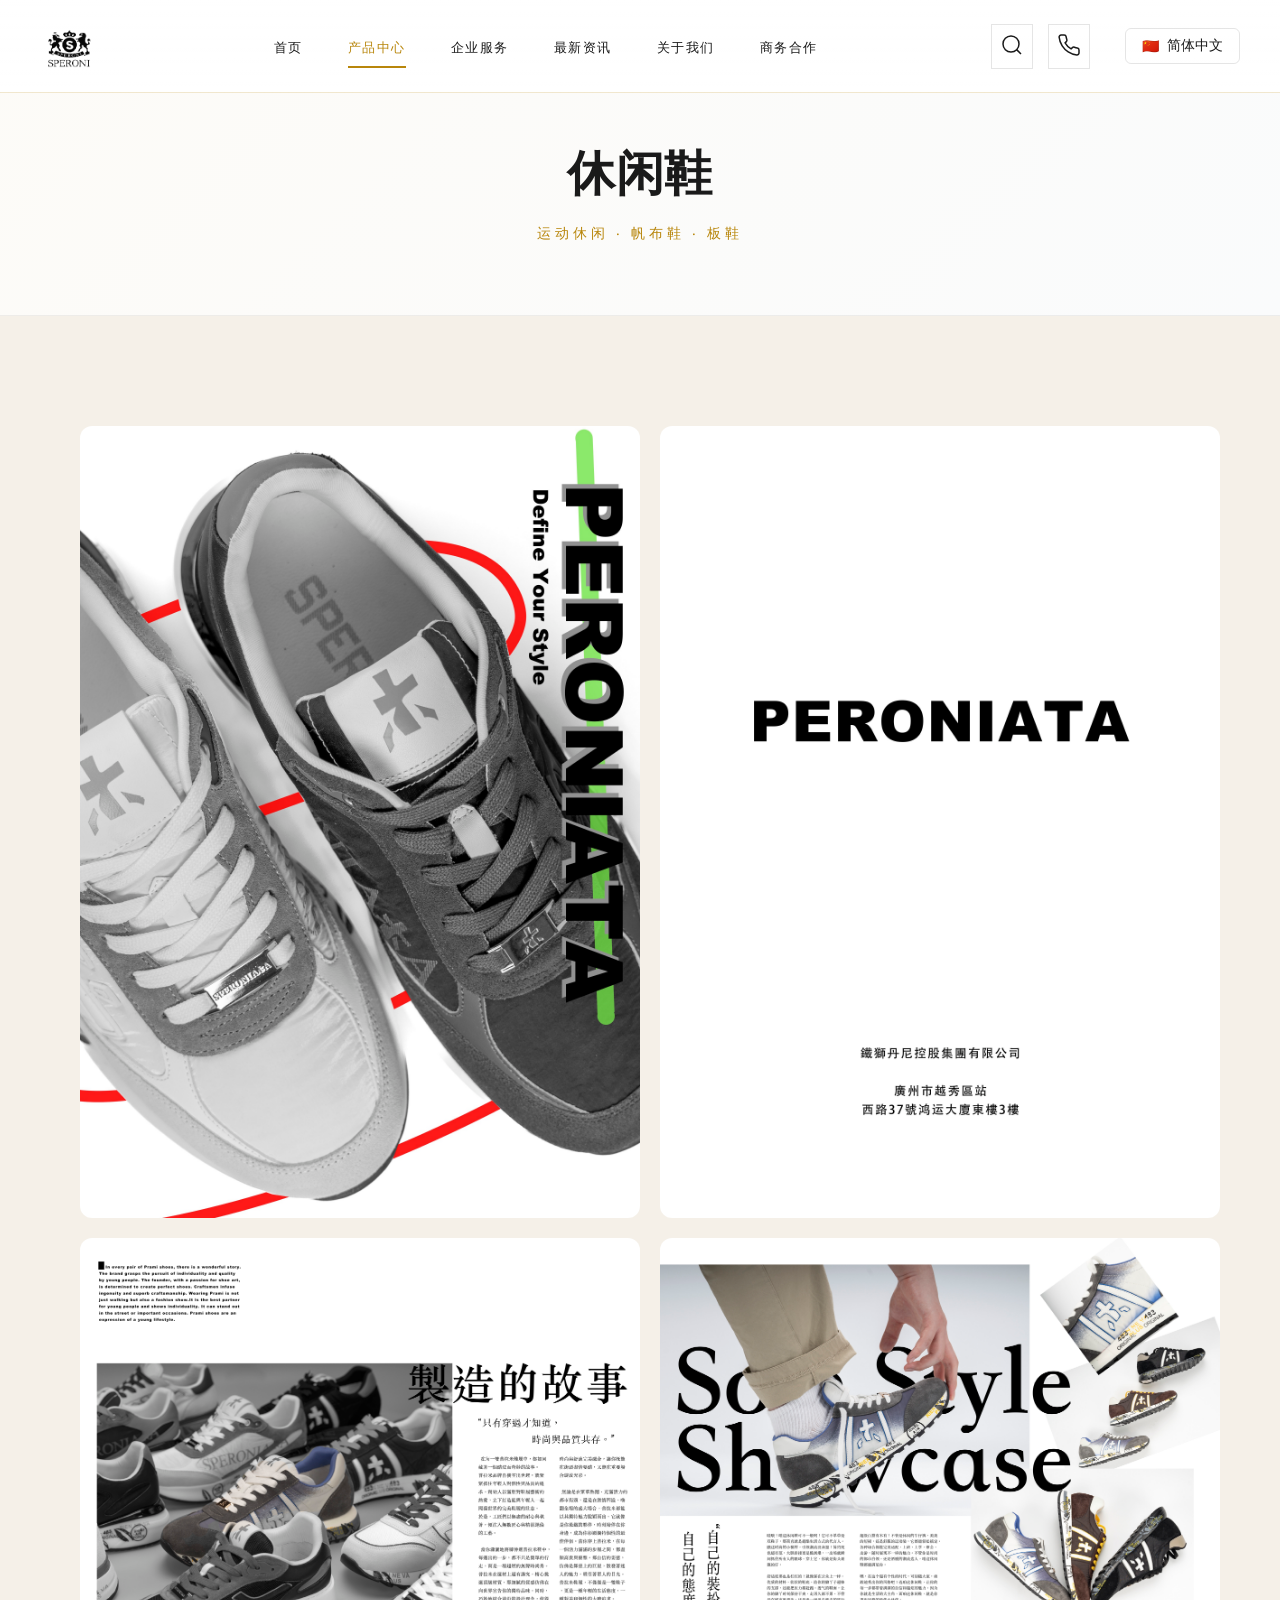
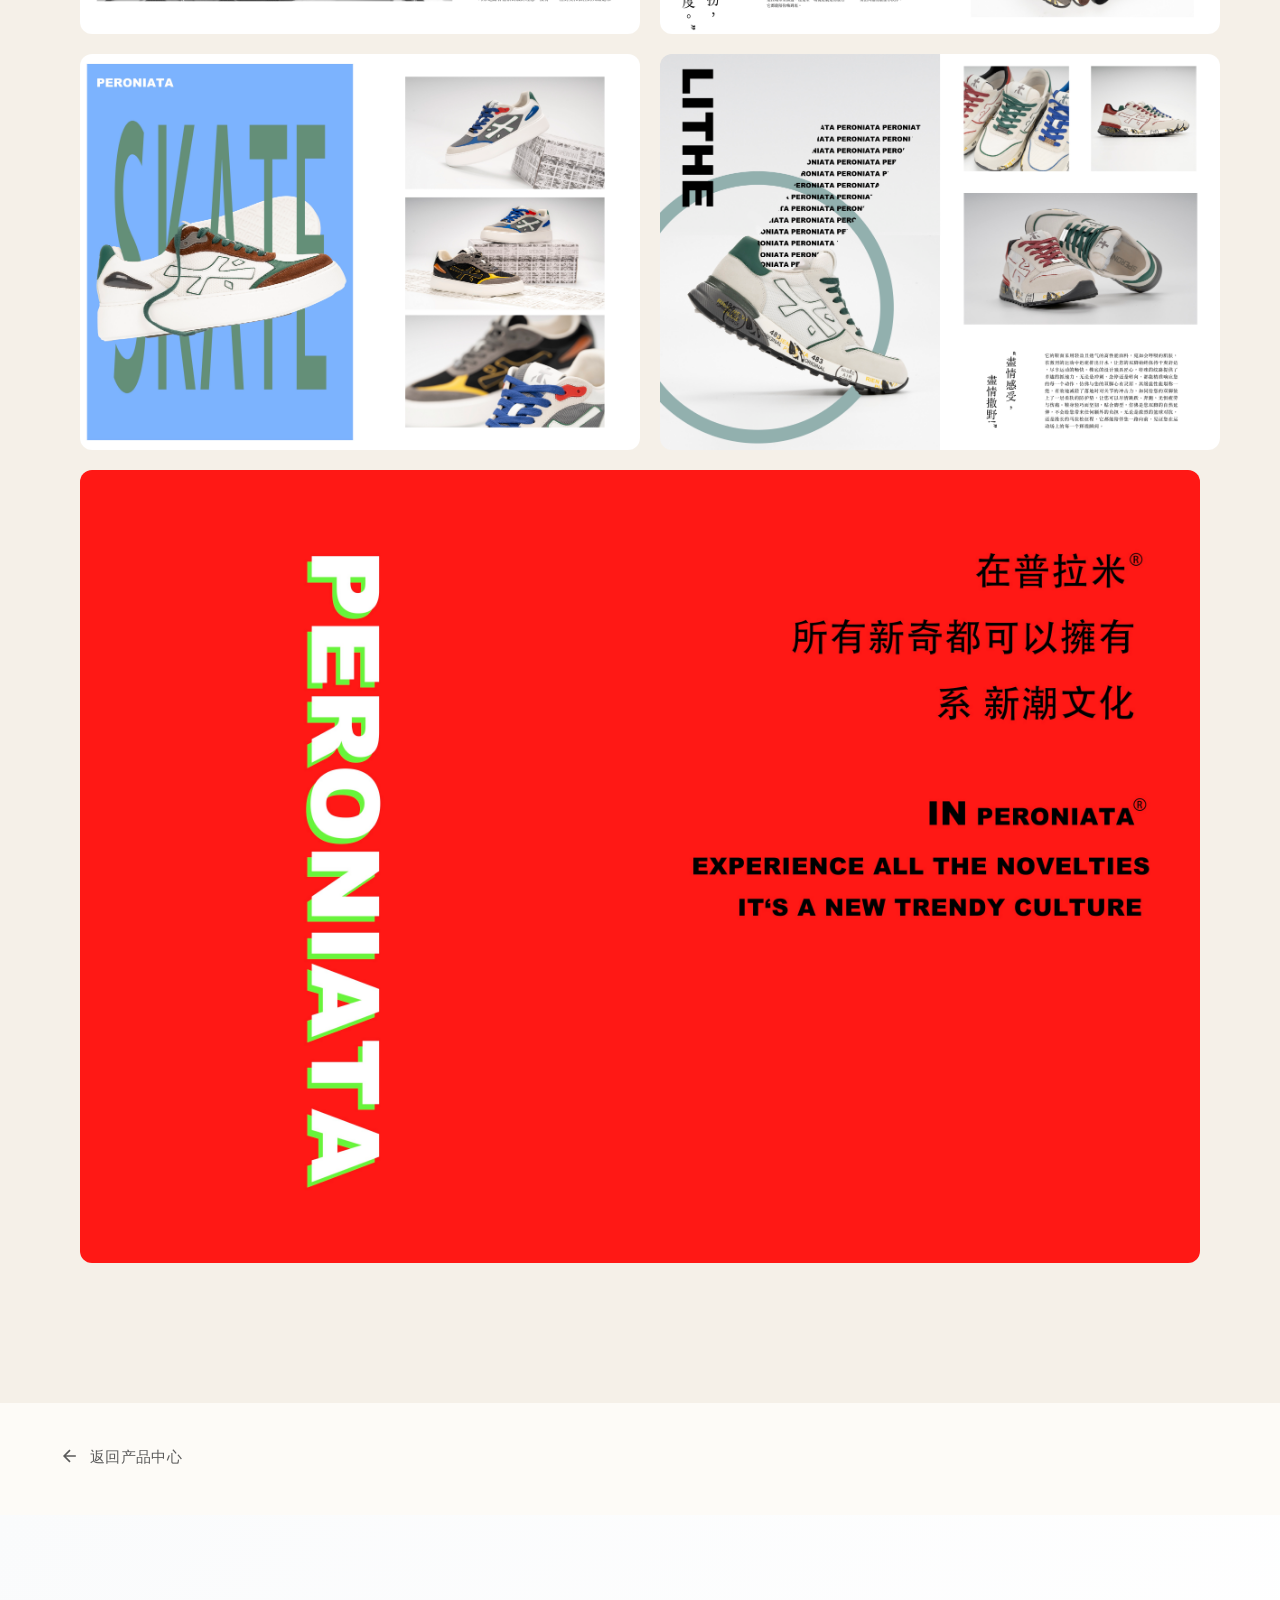
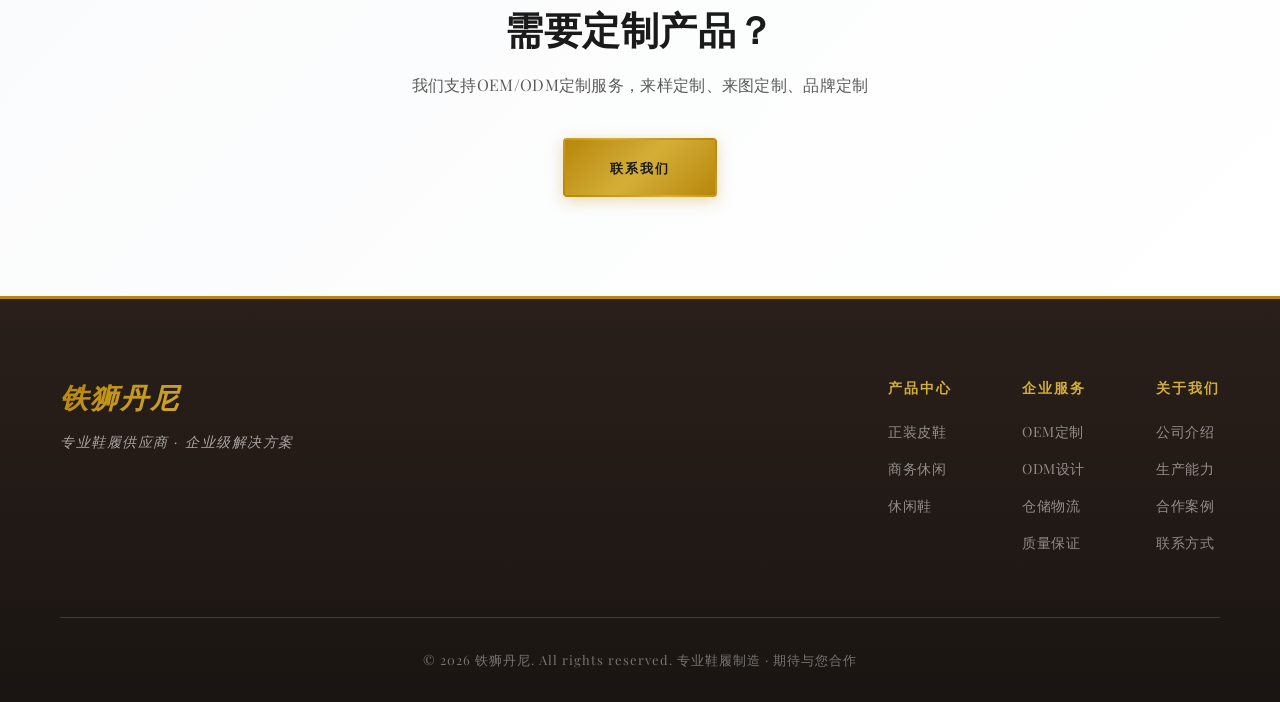
<file: products-casual-shoes.html>
<!DOCTYPE html>
<html lang="zh-CN">
<head>
    <meta charset="UTF-8">
    <meta name="viewport" content="width=device-width, initial-scale=1.0">
    <title data-i18n="page_casual_shoes_title">休闲鞋 - 铁狮丹尼</title>
    <link rel="stylesheet" href="styles.css">
    <link href="https://fonts.googleapis.com/css2?family=Playfair+Display:wght@400;500;600;700&family=Montserrat:wght@300;400;500;600&family=Noto+Sans+Arabic:wght@400;500;600;700&family=Noto+Sans+SC:wght@300;400;500;600;700&family=Noto+Sans+TC:wght@300;400;500;600;700&family=Noto+Sans:wght@300;400;500;600;700&display=swap" rel="stylesheet">
</head>
<body>
    <script src="i18n.js"></script>
    <!-- 导航栏 -->
    <nav class="navbar">
        <div class="nav-container">
            <div class="nav-logo">
                <img src="logo.png" alt="铁狮丹尼" class="logo-image">
            </div>
            <ul class="nav-menu">
                <li><a href="index.html" data-i18n="nav_home">首页</a></li>
                <li><a href="products.html" class="active" data-i18n="nav_products">产品中心</a></li>
                <li><a href="services.html" data-i18n="nav_services">企业服务</a></li>
                <li><a href="news.html" data-i18n="nav_news">最新资讯</a></li>
                <li><a href="about.html" data-i18n="nav_about">关于我们</a></li>
                <li><a href="contact.html" data-i18n="nav_contact">商务合作</a></li>
            </ul>
            <div class="nav-icons">
                <button class="icon-btn" aria-label="搜索" onclick="openSearchModal()">
                    <svg width="24" height="24" viewBox="0 0 24 24" fill="none" stroke="currentColor" stroke-width="1.5">
                        <circle cx="11" cy="11" r="8"></circle>
                        <path d="m21 21-4.35-4.35"></path>
                    </svg>
                </button>
                <button class="icon-btn" aria-label="联系我们">
                    <svg width="24" height="24" viewBox="0 0 24 24" fill="none" stroke="currentColor" stroke-width="1.5">
                        <path d="M22 16.92v3a2 2 0 0 1-2.18 2 19.79 19.79 0 0 1-8.63-3.07 19.5 19.5 0 0 1-6-6 19.79 19.79 0 0 1-3.07-8.67A2 2 0 0 1 4.11 2h3a2 2 0 0 1 2 1.72 12.84 12.84 0 0 0 .7 2.81 2 2 0 0 1-.45 2.11L8.09 9.91a16 16 0 0 0 6 6l1.27-1.27a2 2 0 0 1 2.11-.45 12.84 12.84 0 0 0 2.81.7A2 2 0 0 1 22 16.92z"></path>
                    </svg>
                </button>
                <div class="language-selector" id="languageSelector">
                    <button class="language-selector-btn" onclick="toggleLanguageDropdown()" id="currentLang">
                        <span>🇨🇳 简体中文</span>
                        <svg viewBox="0 0 24 24" fill="none" stroke="currentColor" stroke-width="2">
                            <polyline points="6 9 12 15 18 9"></polyline>
                        </svg>
                    </button>
                    <div class="language-dropdown" id="languageDropdown"></div>
                </div>
            </div>
        </div>
    </nav>

    <!-- 页面标题 -->
    <section class="page-header">
        <div class="container">
            <h1 class="page-title" data-i18n="casual_shoes_title">休闲鞋</h1>
            <p class="page-subtitle" data-i18n="casual_shoes_subtitle">运动休闲 · 帆布鞋 · 板鞋</p>
        </div>
    </section>

    <!-- 产品图片展示 -->
    <section class="products-section">
        <div class="container">
            <div class="image-sequence">
                <div class="image-row">
                    <img src="1_1773546352085.jpg" alt="PERONIATA 休闲鞋展示1" class="sequence-image">
                    <img src="7_1773546352085.jpg" alt="PERONIATA品牌" class="sequence-image">
                </div>
                <div class="image-row">
                    <img src="2_1773546352085.jpg" alt="制造的故事" class="sequence-image">
                    <img src="3_1773546352085.jpg" alt="Style Showcase" class="sequence-image">
                </div>
                <div class="image-row">
                    <img src="4_1773546352085.jpg" alt="PERONIATA SKATE系列" class="sequence-image">
                    <img src="5_1773546352085.jpg" alt="LITHE系列展示" class="sequence-image">
                </div>
                <div class="image-row">
                    <img src="6_1773546352085.jpg" alt="新潮文化" class="sequence-image">
                </div>
            </div>
        </div>
    </section>

    <!-- 返回链接 -->
    <section class="back-section">
        <div class="container">
            <a href="products.html" class="back-link">
                <svg width="20" height="20" viewBox="0 0 24 24" fill="none" stroke="currentColor" stroke-width="2">
                    <path d="M19 12H5M12 19l-7-7 7-7"/>
                </svg>
                <span data-i18n="back_products">返回产品中心</span>
            </a>
        </div>
    </section>

    <!-- 定制服务提示 -->
    <section class="cta-section">
        <div class="container">
            <div class="cta-content">
                <h2 class="cta-title" data-i18n="cta_title_products">需要定制产品？</h2>
                <p class="cta-desc" data-i18n="cta_desc_products">我们支持OEM/ODM定制服务，来样定制、来图定制、品牌定制</p>
                <a href="contact.html" class="btn btn-primary" data-i18n="cta_btn_products">联系我们</a>
            </div>
        </div>
    </section>

    <!-- 搜索模态框 -->
    <div class="search-modal" id="searchModal">
        <div class="search-overlay" onclick="closeSearchModal()"></div>
        <div class="search-container">
            <button class="search-close" onclick="closeSearchModal()">
                <svg width="24" height="24" viewBox="0 0 24 24" fill="none" stroke="currentColor" stroke-width="2">
                    <path d="M18 6L6 18M6 6l12 12"/>
                </svg>
            </button>
            <div class="search-box">
                <svg class="search-icon" width="24" height="24" viewBox="0 0 24 24" fill="none" stroke="currentColor" stroke-width="2">
                    <circle cx="11" cy="11" r="8"></circle>
                    <path d="m21 21-4.35-4.35"></path>
                </svg>
                <input type="text" id="searchInput" class="search-input" placeholder="搜索产品..." data-i18n-placeholder="search_placeholder" autocomplete="off">
            </div>
            <div class="search-results" id="searchResults"></div>
        </div>
    </div>

    <!-- 页脚 -->
    <footer class="footer">
        <div class="container">
            <div class="footer-content">
                <div class="footer-brand">
                    <h2>铁狮丹尼</h2>
                    <p data-i18n="footer_brand">专业鞋履供应商 · 企业级解决方案</p>
                </div>
                <div class="footer-links">
                    <div class="link-group">
                        <h4 data-i18n="footer_products">产品中心</h4>
                        <a href="products-formal.html" data-i18n="footer_formal">正装鞋系列</a>
                        <a href="products-business.html" data-i18n="footer_business">商务休闲</a>
                        <a href="products-casual-shoes.html" data-i18n="footer_casual_shoes">休闲鞋</a>
                    </div>
                    <div class="link-group">
                        <h4 data-i18n="footer_services">企业服务</h4>
                        <a href="services.html" data-i18n="footer_oem">OEM定制</a>
                        <a href="services.html" data-i18n="footer_odm">ODM设计</a>
                        <a href="services.html" data-i18n="footer_logistics">仓储物流</a>
                        <a href="services.html" data-i18n="footer_quality">质量保证</a>
                    </div>
                    <div class="link-group">
                        <h4 data-i18n="footer_about">关于我们</h4>
                        <a href="about.html" data-i18n="footer_company">公司介绍</a>
                        <a href="about.html" data-i18n="footer_capacity">生产能力</a>
                        <a href="about.html" data-i18n="footer_cases">合作案例</a>
                        <a href="contact.html" data-i18n="footer_contact">联系方式</a>
                    </div>
                </div>
            </div>
            <div class="footer-bottom">
                <p data-i18n="footer_copyright">&copy; 2026 铁狮丹尼. All rights reserved. 专业鞋履制造 · 期待与您合作</p>
            </div>
        </div>
    </footer>

    <!-- 产品详情模态框 -->
    <div class="modal" id="productModal">
        <div class="modal-content">
            <button class="modal-close" onclick="closeProductModal()">
                <svg width="24" height="24" viewBox="0 0 24 24" fill="none" stroke="currentColor" stroke-width="2">
                    <path d="M18 6L6 18M6 6l12 12"/>
                </svg>
            </button>
            <div class="modal-body">
                <div class="modal-shoe">
                    <div class="modal-shoe-display"></div>
                </div>
                <div class="modal-details">
                    <h2 id="modalTitle">产品名称</h2>
                    <p id="modalDesc">产品描述</p>
                    <p class="modal-price" id="modalPrice">批发价询价</p>
                    <button class="btn btn-primary" onclick="document.querySelector('#contact').scrollIntoView({behavior: 'smooth'})" data-i18n="modal_contact">企业服务</button>
                </div>
            </div>
        </div>
    </div>

    <script src="script.js"></script>
</body>
</html>
</file>
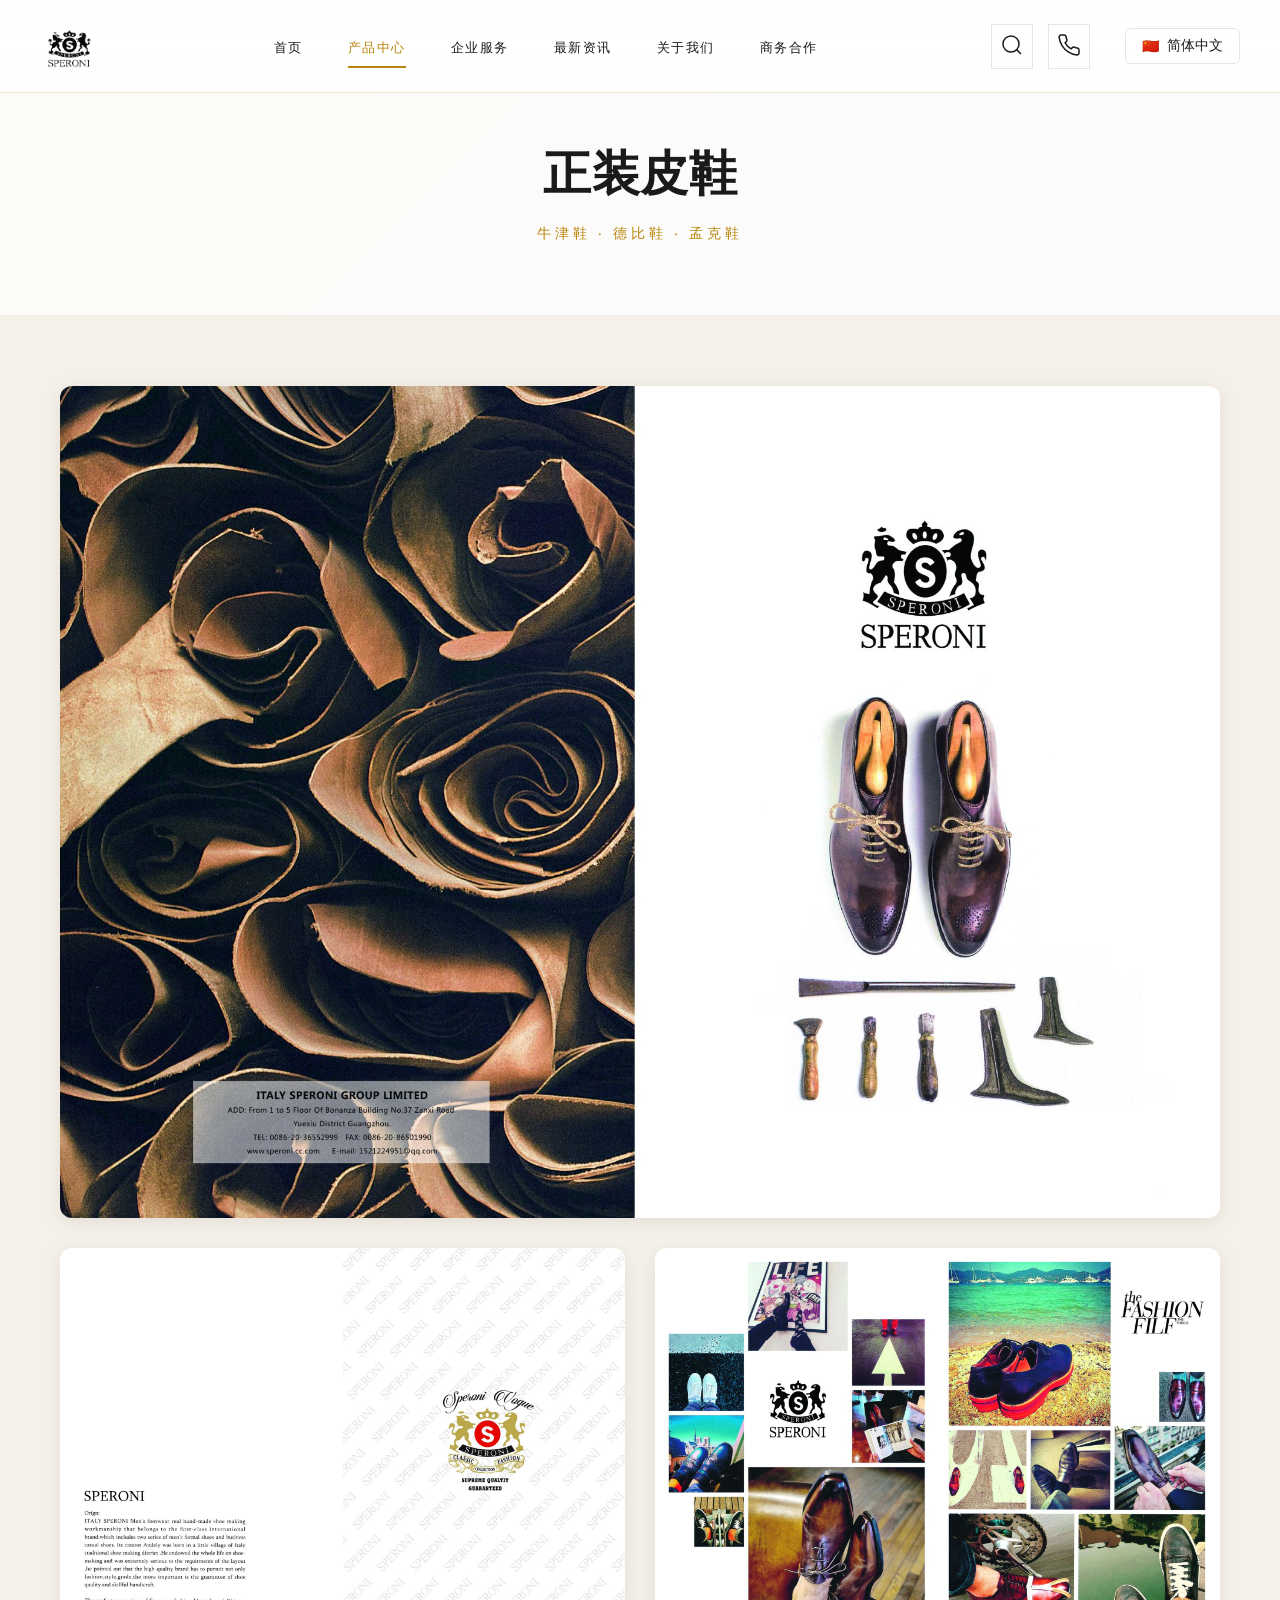
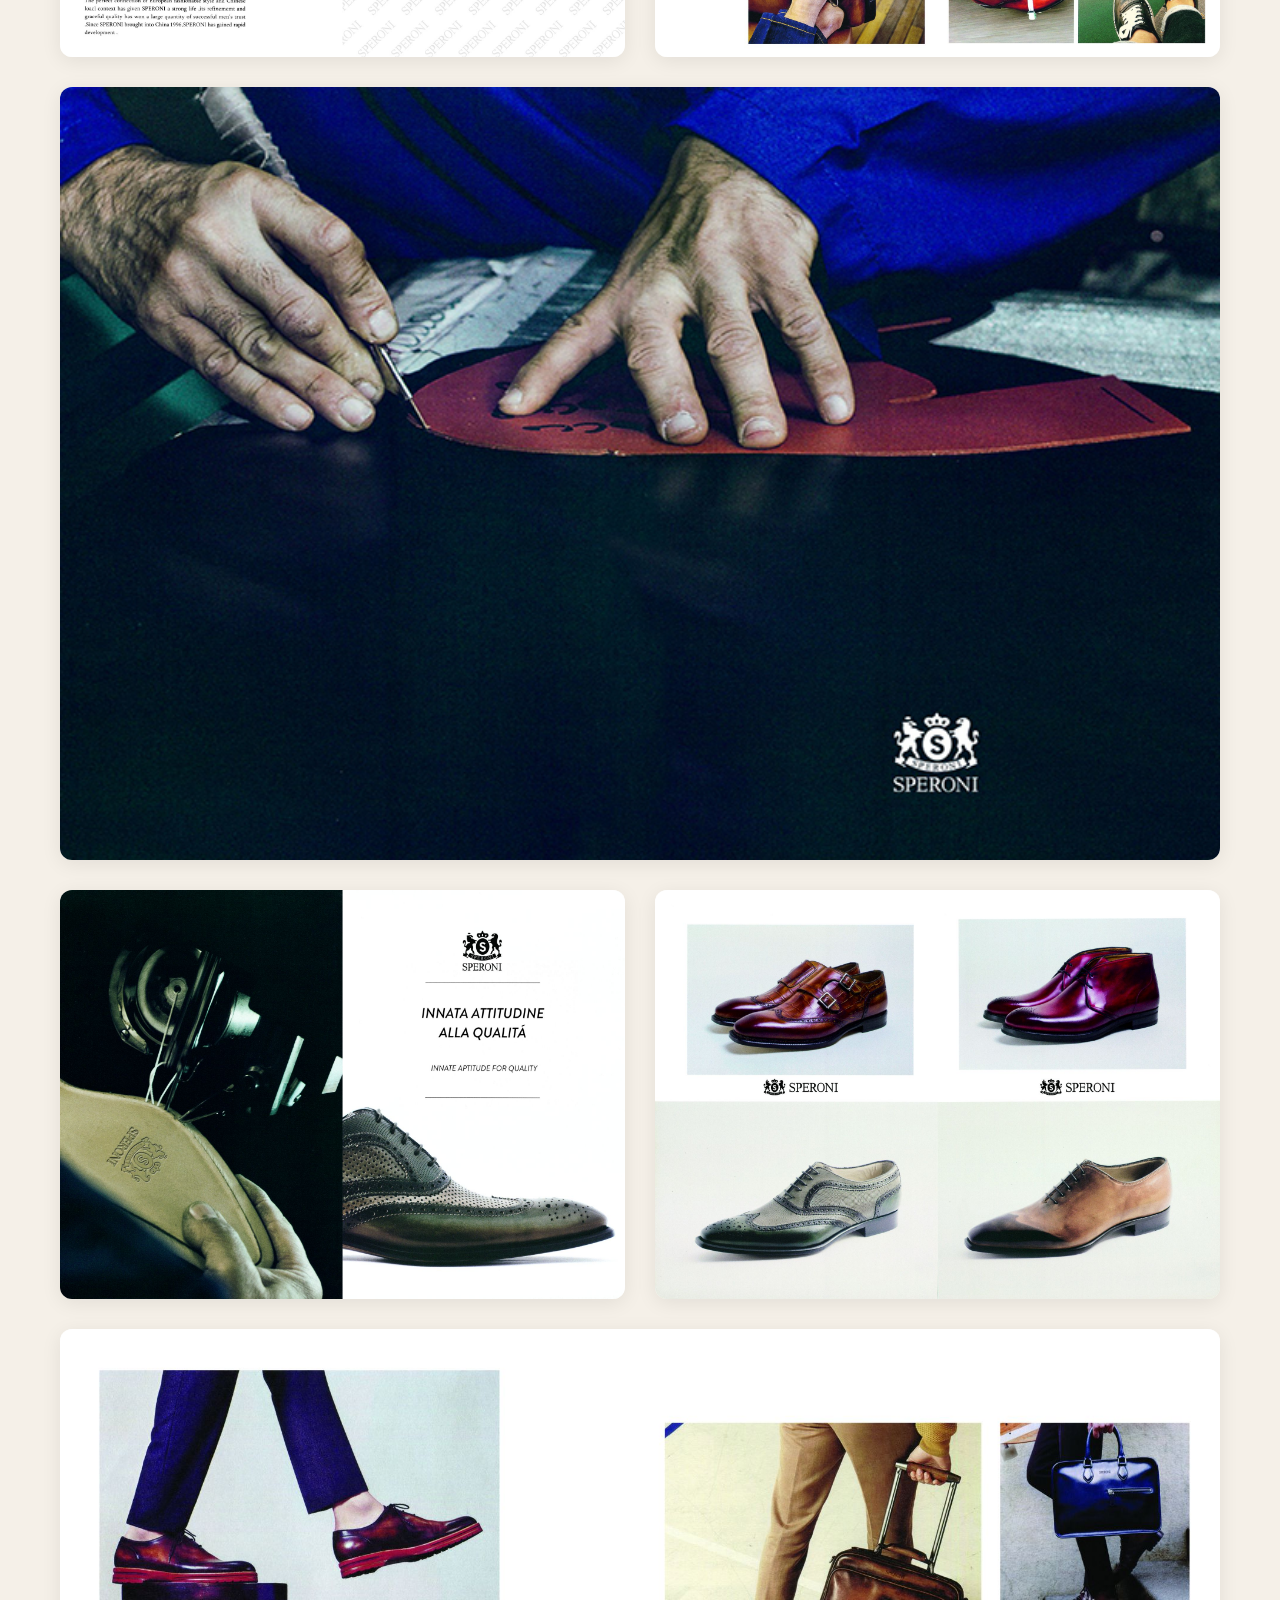
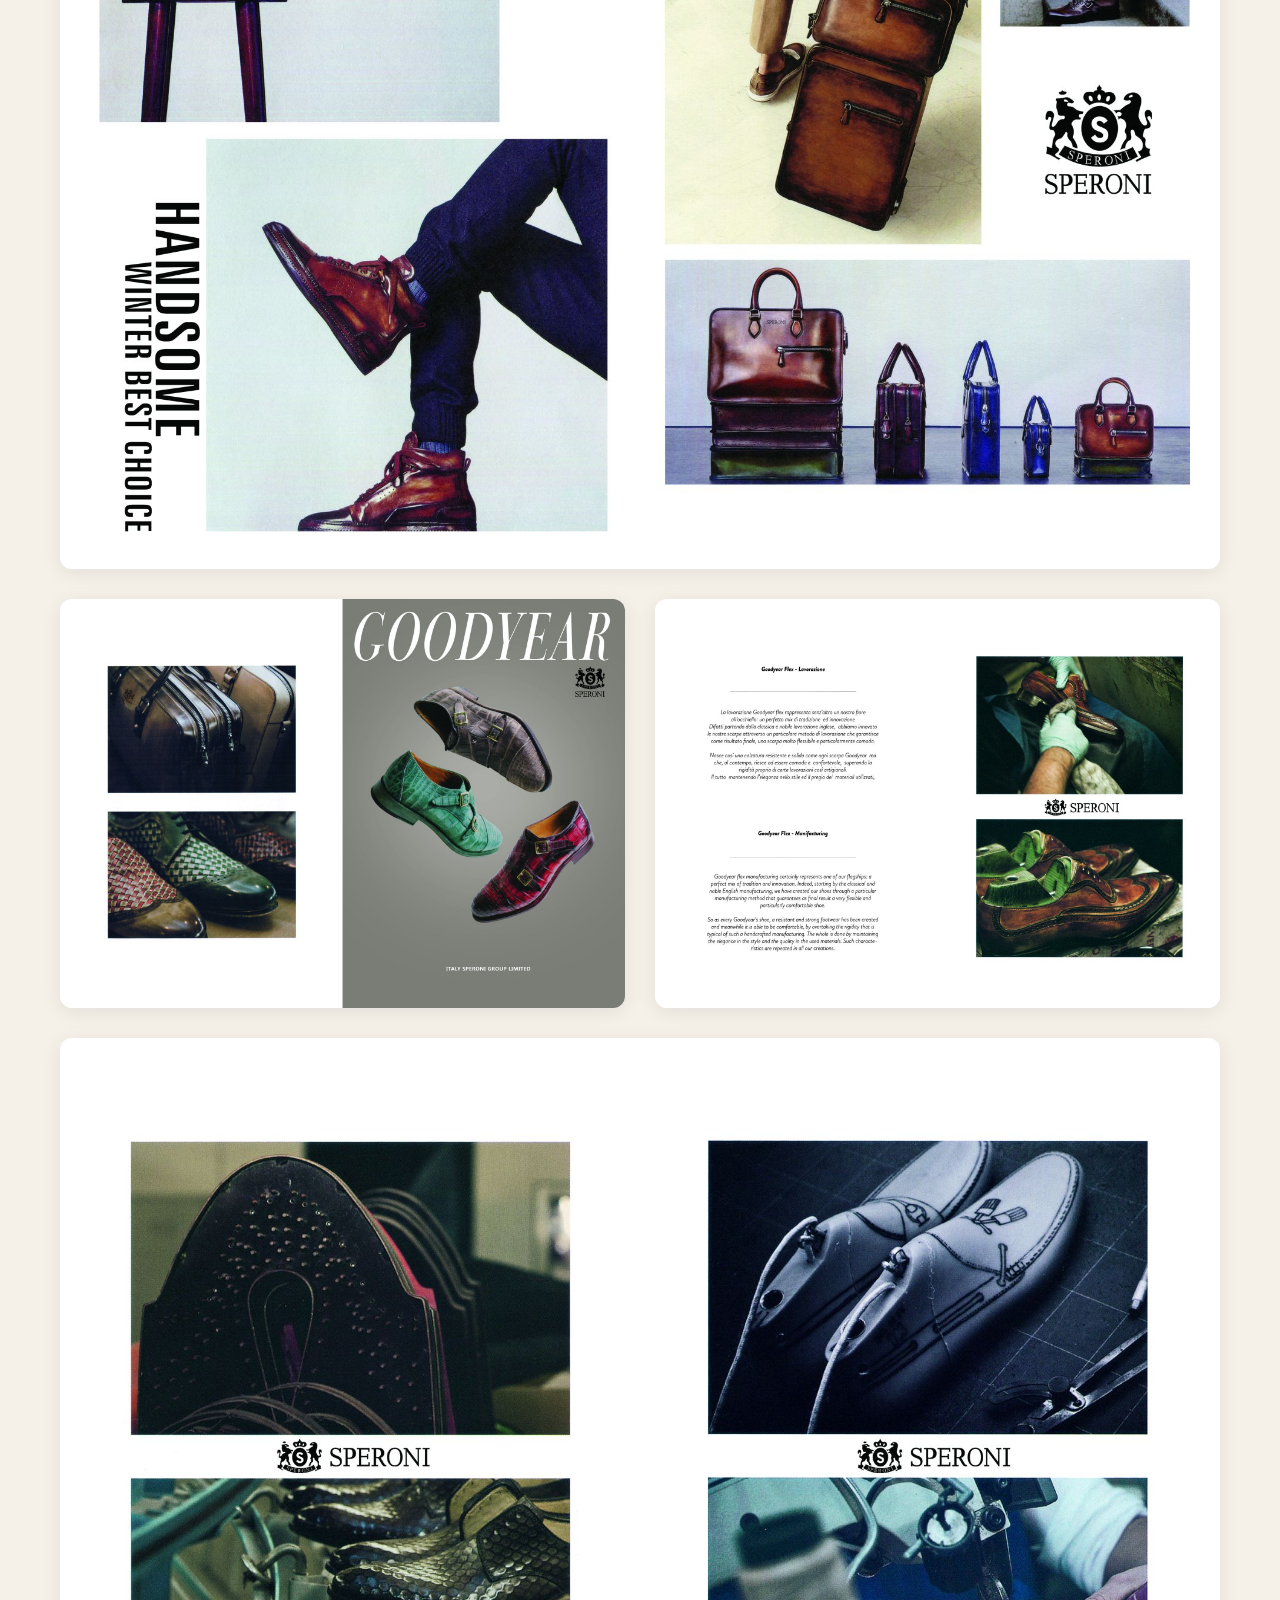
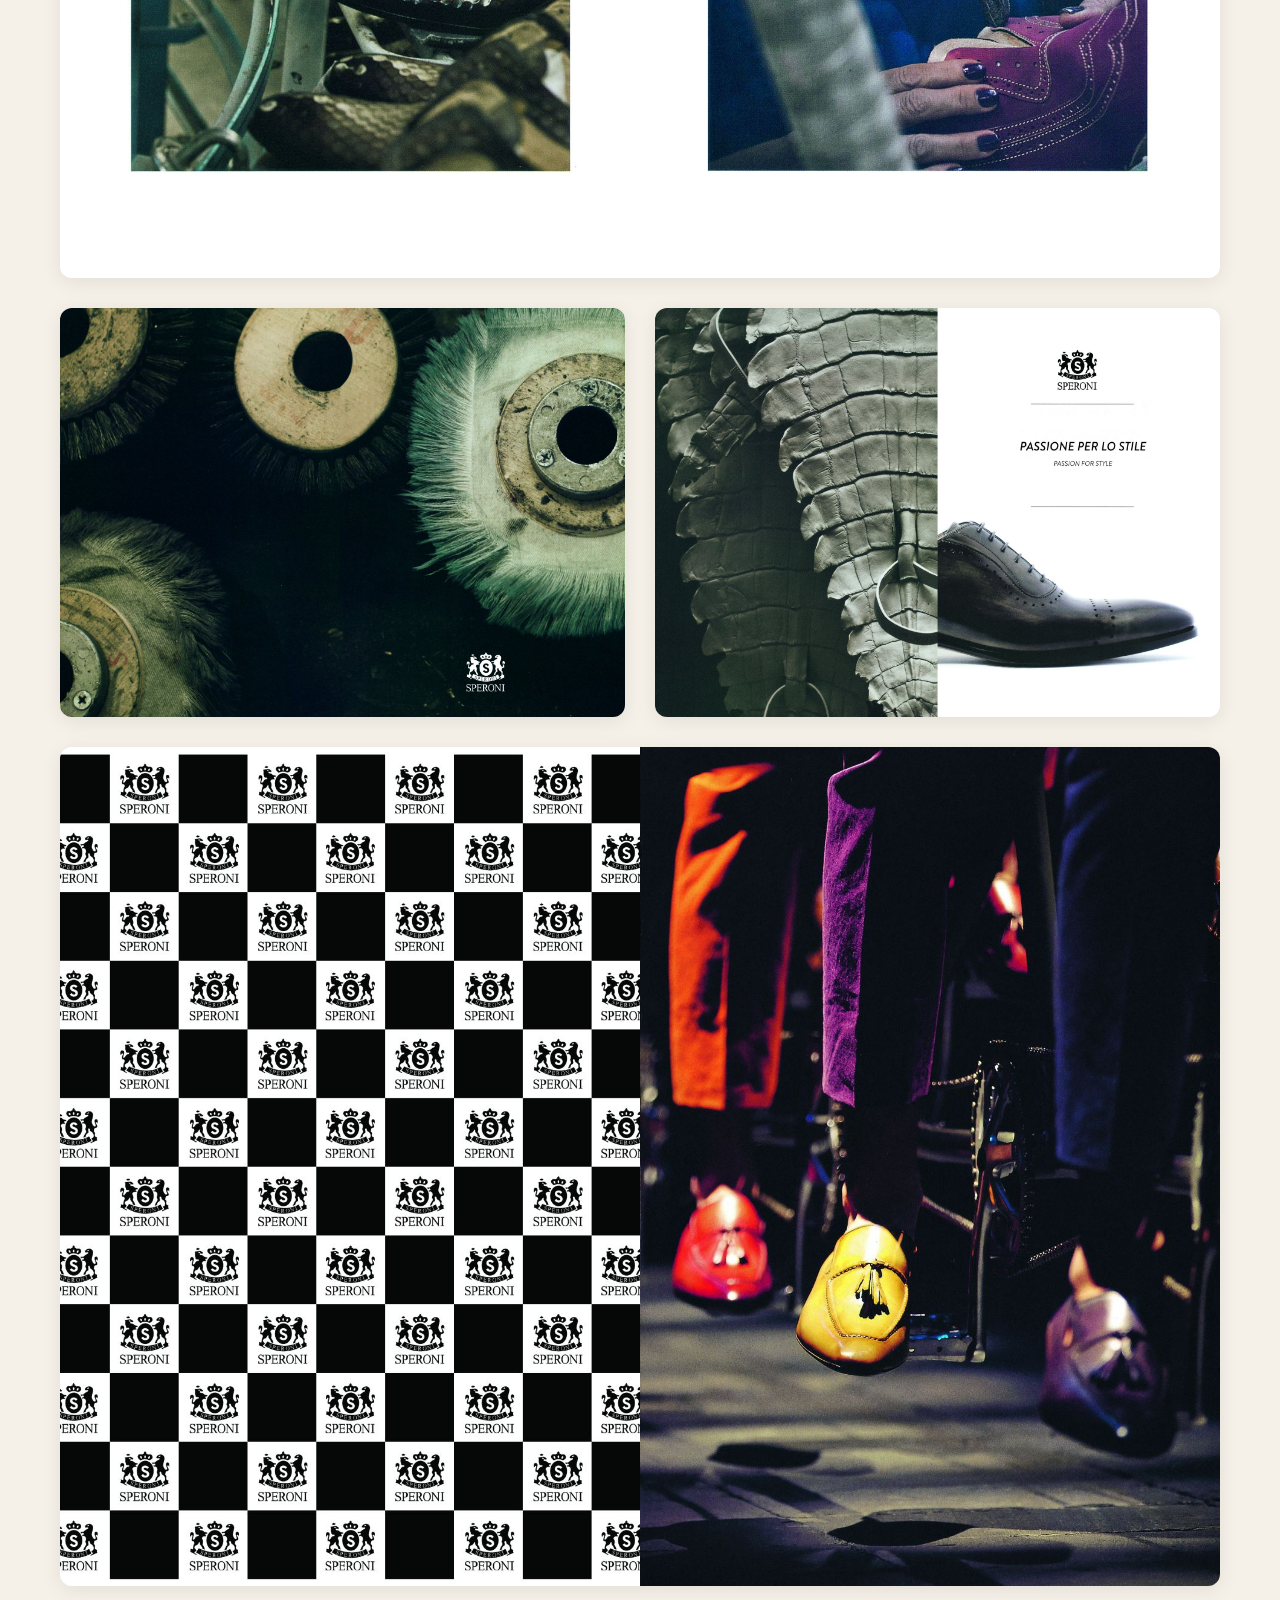
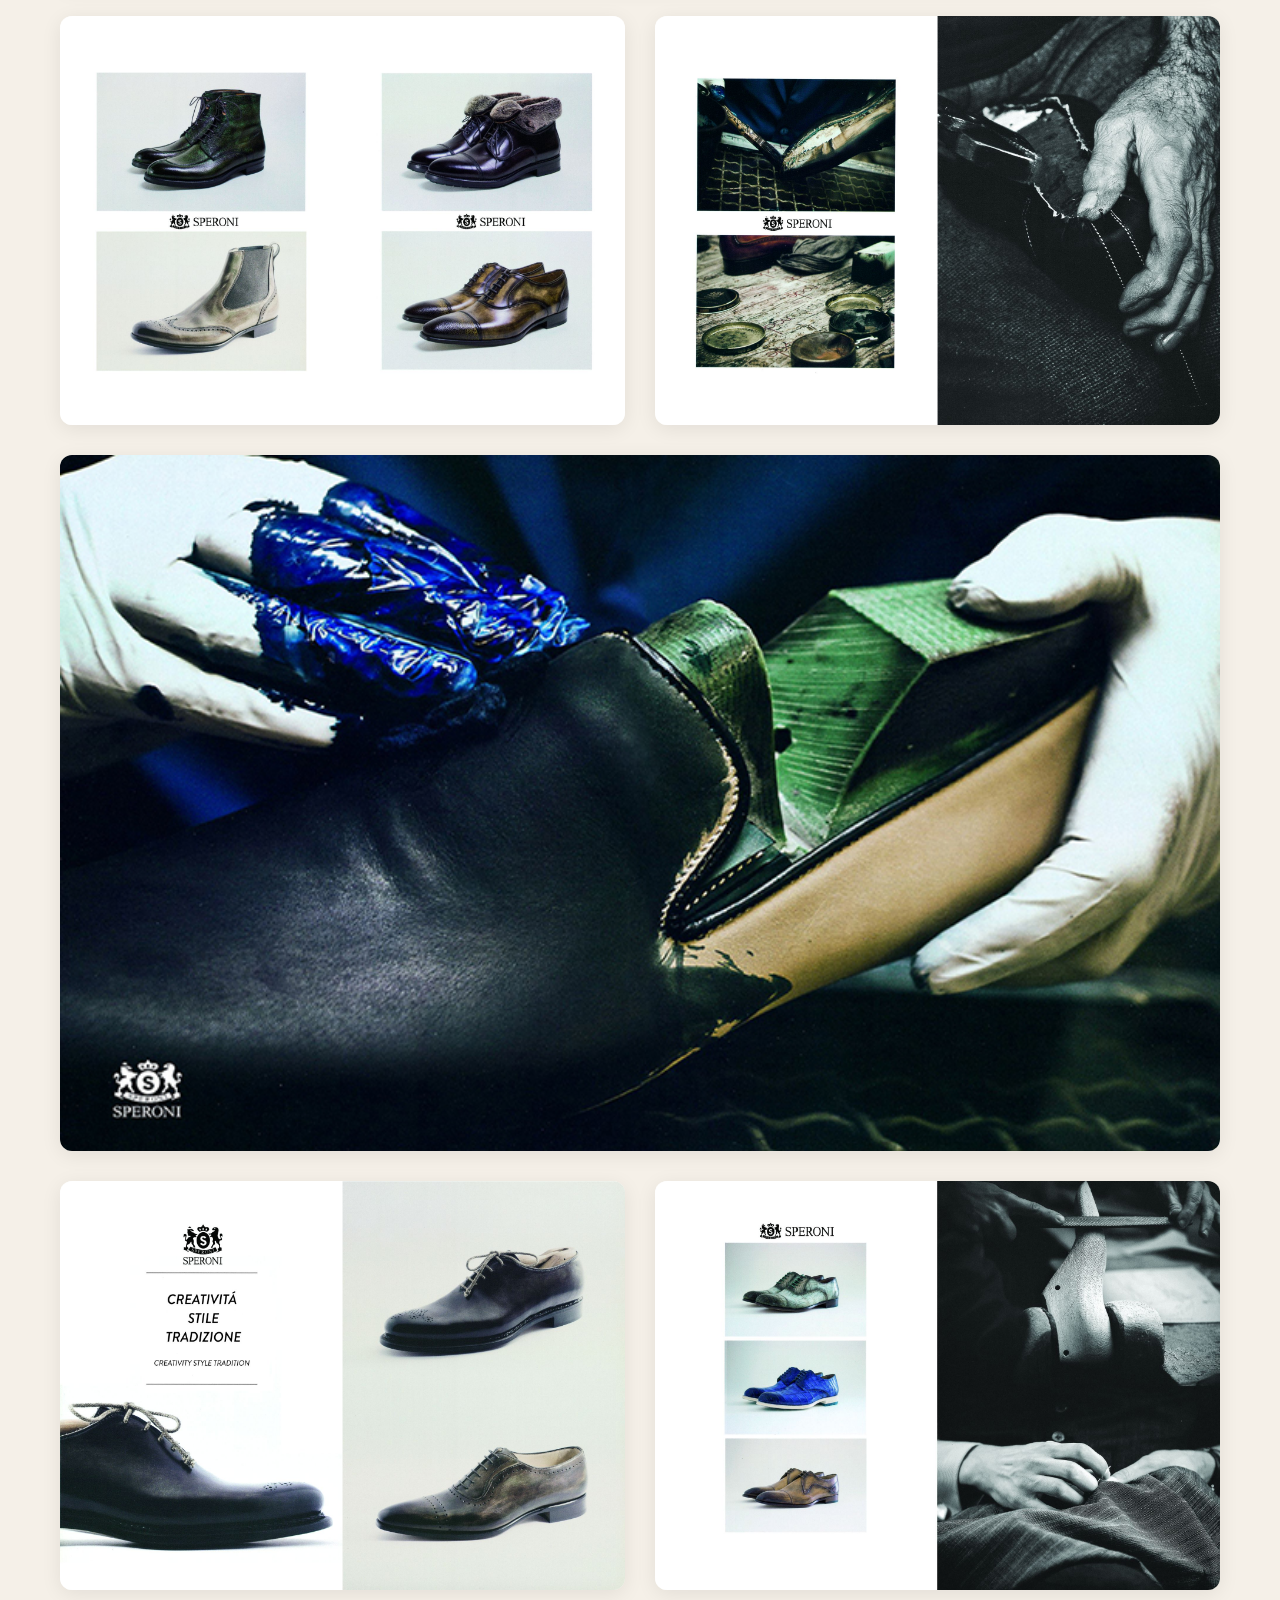
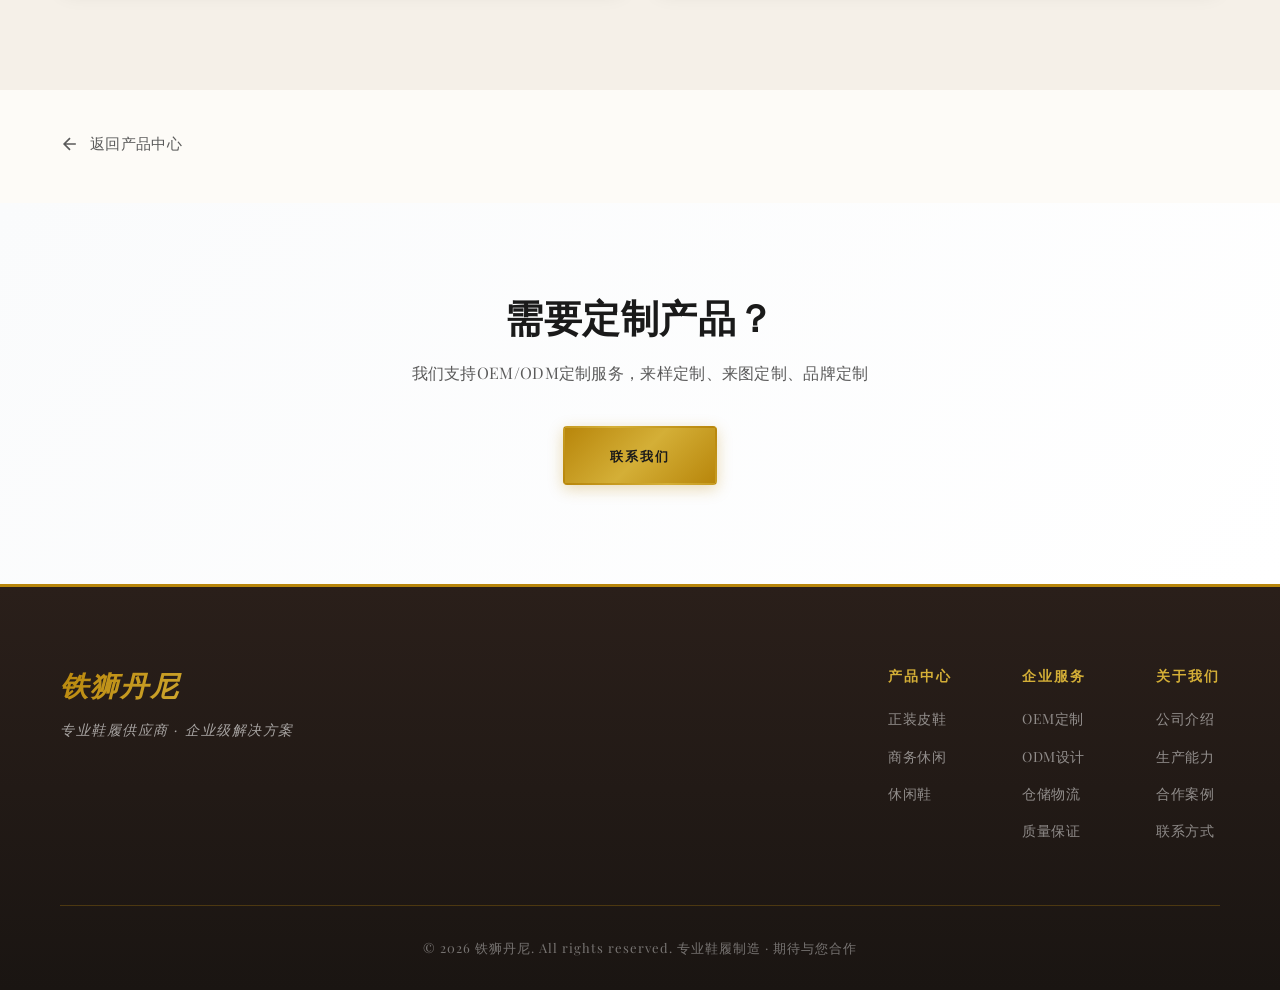
<file: products-formal.html>
<!DOCTYPE html>
<html lang="zh-CN">
<head>
    <meta charset="UTF-8">
    <meta name="viewport" content="width=device-width, initial-scale=1.0">
    <title data-i18n="page_formal_title">正装皮鞋 & 商务休闲 - 铁狮丹尼</title>
    <link rel="stylesheet" href="styles.css">
    <link href="https://fonts.googleapis.com/css2?family=Playfair+Display:wght@400;500;600;700&family=Montserrat:wght@300;400;500;600&family=Noto+Sans+Arabic:wght@400;500;600;700&family=Noto+Sans+SC:wght@300;400;500;600;700&family=Noto+Sans+TC:wght@300;400;500;600;700&family=Noto+Sans:wght@300;400;500;600;700&display=swap" rel="stylesheet">
</head>
<body>
    <script src="i18n.js"></script>
    <!-- 导航栏 -->
    <nav class="navbar">
        <div class="nav-container">
            <div class="nav-logo">
                <img src="logo.png" alt="铁狮丹尼" class="logo-image">
            </div>
            <ul class="nav-menu">
                <li><a href="index.html" data-i18n="nav_home">首页</a></li>
                <li><a href="products.html" class="active" data-i18n="nav_products">产品中心</a></li>
                <li><a href="services.html" data-i18n="nav_services">企业服务</a></li>
                <li><a href="news.html" data-i18n="nav_news">最新资讯</a></li>
                <li><a href="about.html" data-i18n="nav_about">关于我们</a></li>
                <li><a href="contact.html" data-i18n="nav_contact">商务合作</a></li>
            </ul>
            <div class="nav-icons">
                <button class="icon-btn" aria-label="搜索" onclick="openSearchModal()">
                    <svg width="24" height="24" viewBox="0 0 24 24" fill="none" stroke="currentColor" stroke-width="1.5">
                        <circle cx="11" cy="11" r="8"></circle>
                        <path d="m21 21-4.35-4.35"></path>
                    </svg>
                </button>
                <button class="icon-btn" aria-label="联系我们">
                    <svg width="24" height="24" viewBox="0 0 24 24" fill="none" stroke="currentColor" stroke-width="1.5">
                        <path d="M22 16.92v3a2 2 0 0 1-2.18 2 19.79 19.79 0 0 1-8.63-3.07 19.5 19.5 0 0 1-6-6 19.79 19.79 0 0 1-3.07-8.67A2 2 0 0 1 4.11 2h3a2 2 0 0 1 2 1.72 12.84 12.84 0 0 0 .7 2.81 2 2 0 0 1-.45 2.11L8.09 9.91a16 16 0 0 0 6 6l1.27-1.27a2 2 0 0 1 2.11-.45 12.84 12.84 0 0 0 2.81.7A2 2 0 0 1 22 16.92z"></path>
                    </svg>
                </button>
                <div class="language-selector" id="languageSelector">
                    <button class="language-selector-btn" onclick="toggleLanguageDropdown()" id="currentLang">
                        <span>🇨🇳 简体中文</span>
                        <svg viewBox="0 0 24 24" fill="none" stroke="currentColor" stroke-width="2">
                            <polyline points="6 9 12 15 18 9"></polyline>
                        </svg>
                    </button>
                    <div class="language-dropdown" id="languageDropdown"></div>
                </div>
            </div>
        </div>
    </nav>

    <!-- 页面标题 -->
    <section class="page-header">
        <div class="container">
            <h1 class="page-title" data-i18n="formal_title">正装皮鞋</h1>
            <p class="page-subtitle" data-i18n="formal_subtitle">牛津鞋 · 德比鞋 · 孟克鞋</p>
        </div>
    </section>

    <!-- 产品画册展示 -->
    <section class="products-section">
        <div class="container">
            <div class="product-gallery">
                <!-- 第1行：大图展示 -->
                <div class="gallery-row gallery-row-full">
                    <div class="gallery-item gallery-item-large">
                        <img src="01.jpg" alt="SPERONI品牌画册1" class="gallery-image">
                    </div>
                </div>
                
                <!-- 第2行：左右分栏 -->
                <div class="gallery-row gallery-row-half">
                    <div class="gallery-item">
                        <img src="02.jpg" alt="SPERONI品牌画册2" class="gallery-image">
                    </div>
                    <div class="gallery-item">
                        <img src="03.jpg" alt="SPERONI品牌画册3" class="gallery-image">
                    </div>
                </div>
                
                <!-- 第3行：单图展示 -->
                <div class="gallery-row gallery-row-full">
                    <div class="gallery-item">
                        <img src="04.jpg" alt="SPERONI品牌画册4" class="gallery-image">
                    </div>
                </div>
                
                <!-- 第4行：左右分栏 -->
                <div class="gallery-row gallery-row-half">
                    <div class="gallery-item">
                        <img src="05.jpg" alt="SPERONI品牌画册5" class="gallery-image">
                    </div>
                    <div class="gallery-item">
                        <img src="06.jpg" alt="SPERONI品牌画册6" class="gallery-image">
                    </div>
                </div>
                
                <!-- 第5行：单图展示 -->
                <div class="gallery-row gallery-row-full">
                    <div class="gallery-item">
                        <img src="07.jpg" alt="SPERONI品牌画册7" class="gallery-image">
                    </div>
                </div>
                
                <!-- 第6行：左右分栏 -->
                <div class="gallery-row gallery-row-half">
                    <div class="gallery-item">
                        <img src="08.jpg" alt="SPERONI品牌画册8" class="gallery-image">
                    </div>
                    <div class="gallery-item">
                        <img src="09.jpg" alt="SPERONI品牌画册9" class="gallery-image">
                    </div>
                </div>
                
                <!-- 第7行：单图展示 -->
                <div class="gallery-row gallery-row-full">
                    <div class="gallery-item">
                        <img src="10.jpg" alt="SPERONI品牌画册10" class="gallery-image">
                    </div>
                </div>
                
                <!-- 第8行：左右分栏 -->
                <div class="gallery-row gallery-row-half">
                    <div class="gallery-item">
                        <img src="11.jpg" alt="SPERONI品牌画册11" class="gallery-image">
                    </div>
                    <div class="gallery-item">
                        <img src="12.jpg" alt="SPERONI品牌画册12" class="gallery-image">
                    </div>
                </div>
                
                <!-- 第9行：单图展示 -->
                <div class="gallery-row gallery-row-full">
                    <div class="gallery-item">
                        <img src="13.jpg" alt="SPERONI品牌画册13" class="gallery-image">
                    </div>
                </div>
                
                <!-- 第10行：左右分栏 -->
                <div class="gallery-row gallery-row-half">
                    <div class="gallery-item">
                        <img src="14.jpg" alt="SPERONI品牌画册14" class="gallery-image">
                    </div>
                    <div class="gallery-item">
                        <img src="15.jpg" alt="SPERONI品牌画册15" class="gallery-image">
                    </div>
                </div>
                
                <!-- 第11行：单图展示 -->
                <div class="gallery-row gallery-row-full">
                    <div class="gallery-item">
                        <img src="16.jpg" alt="SPERONI品牌画册16" class="gallery-image">
                    </div>
                </div>
                
                <!-- 第12行：左右分栏 -->
                <div class="gallery-row gallery-row-half">
                    <div class="gallery-item">
                        <img src="17.jpg" alt="SPERONI品牌画册17" class="gallery-image">
                    </div>
                    <div class="gallery-item">
                        <img src="18.jpg" alt="SPERONI品牌画册18" class="gallery-image">
                    </div>
                </div>
            </div>
        </div>
    </section>

    <!-- 返回链接 -->
    <section class="back-section">
        <div class="container">
            <a href="products.html" class="back-link">
                <svg width="20" height="20" viewBox="0 0 24 24" fill="none" stroke="currentColor" stroke-width="2">
                    <path d="M19 12H5M12 19l-7-7 7-7"/>
                </svg>
                <span data-i18n="back_products">返回产品中心</span>
            </a>
        </div>
    </section>

    <!-- 定制服务提示 -->
    <section class="cta-section">
        <div class="container">
            <div class="cta-content">
                <h2 class="cta-title" data-i18n="cta_title_products">需要定制产品？</h2>
                <p class="cta-desc" data-i18n="cta_desc_products">我们支持OEM/ODM定制服务，来样定制、来图定制、品牌定制</p>
                <a href="contact.html" class="btn btn-primary" data-i18n="cta_btn_products">联系我们</a>
            </div>
        </div>
    </section>

    <!-- 搜索模态框 -->
    <div class="search-modal" id="searchModal">
        <div class="search-overlay" onclick="closeSearchModal()"></div>
        <div class="search-container">
            <button class="search-close" onclick="closeSearchModal()">
                <svg width="24" height="24" viewBox="0 0 24 24" fill="none" stroke="currentColor" stroke-width="2">
                    <path d="M18 6L6 18M6 6l12 12"/>
                </svg>
            </button>
            <div class="search-box">
                <svg class="search-icon" width="24" height="24" viewBox="0 0 24 24" fill="none" stroke="currentColor" stroke-width="2">
                    <circle cx="11" cy="11" r="8"></circle>
                    <path d="m21 21-4.35-4.35"></path>
                </svg>
                <input type="text" id="searchInput" class="search-input" placeholder="搜索产品..." data-i18n-placeholder="search_placeholder" autocomplete="off">
            </div>
            <div class="search-results" id="searchResults"></div>
        </div>
    </div>

    <!-- 页脚 -->
    <footer class="footer">
        <div class="container">
            <div class="footer-content">
                <div class="footer-brand">
                    <h2>铁狮丹尼</h2>
                    <p data-i18n="footer_brand">专业鞋履供应商 · 企业级解决方案</p>
                </div>
                <div class="footer-links">
                    <div class="link-group">
                        <h4 data-i18n="footer_products">产品中心</h4>
                        <a href="products-formal.html" data-i18n="footer_formal">正装鞋系列</a>
                        <a href="products-business.html" data-i18n="footer_business">商务休闲</a>
                        <a href="products-casual-shoes.html" data-i18n="footer_casual_shoes">休闲鞋</a>
                    </div>
                    <div class="link-group">
                        <h4 data-i18n="footer_services">企业服务</h4>
                        <a href="services.html" data-i18n="footer_oem">OEM定制</a>
                        <a href="services.html" data-i18n="footer_odm">ODM设计</a>
                        <a href="services.html" data-i18n="footer_logistics">仓储物流</a>
                        <a href="services.html" data-i18n="footer_quality">质量保证</a>
                    </div>
                    <div class="link-group">
                        <h4 data-i18n="footer_about">关于我们</h4>
                        <a href="about.html" data-i18n="footer_company">公司介绍</a>
                        <a href="about.html" data-i18n="footer_capacity">生产能力</a>
                        <a href="about.html" data-i18n="footer_cases">合作案例</a>
                        <a href="contact.html" data-i18n="footer_contact">联系方式</a>
                    </div>
                </div>
            </div>
            <div class="footer-bottom">
                <p data-i18n="footer_copyright">&copy; 2026 铁狮丹尼. All rights reserved. 专业鞋履制造 · 期待与您合作</p>
            </div>
        </div>
    </footer>

    <!-- 产品详情模态框 -->
    <div class="modal" id="productModal">
        <div class="modal-content">
            <button class="modal-close" onclick="closeProductModal()">
                <svg width="24" height="24" viewBox="0 0 24 24" fill="none" stroke="currentColor" stroke-width="2">
                    <path d="M18 6L6 18M6 6l12 12"/>
                </svg>
            </button>
            <div class="modal-body">
                <div class="modal-shoe">
                    <div class="modal-shoe-display"></div>
                </div>
                <div class="modal-details">
                    <h2 id="modalTitle">产品名称</h2>
                    <p id="modalDesc">产品描述</p>
                    <p class="modal-price" id="modalPrice">批发价询价</p>
                    <button class="btn btn-primary" onclick="document.querySelector('#contact').scrollIntoView({behavior: 'smooth'})" data-i18n="modal_contact">企业服务</button>
                </div>
            </div>
        </div>
    </div>

    <script src="script.js"></script>
    <script>
        // 产品分类切换
        document.querySelectorAll('.tab-btn').forEach(btn => {
            btn.addEventListener('click', function() {
                // 切换按钮状态
                document.querySelectorAll('.tab-btn').forEach(b => b.classList.remove('active'));
                this.classList.add('active');
                
                // 切换内容显示
                const tabId = this.dataset.tab;
                document.querySelectorAll('.tab-content').forEach(content => {
                    content.classList.remove('active');
                });
                document.getElementById(tabId).classList.add('active');
            });
        });
    </script>
</body>
</html>
</file>
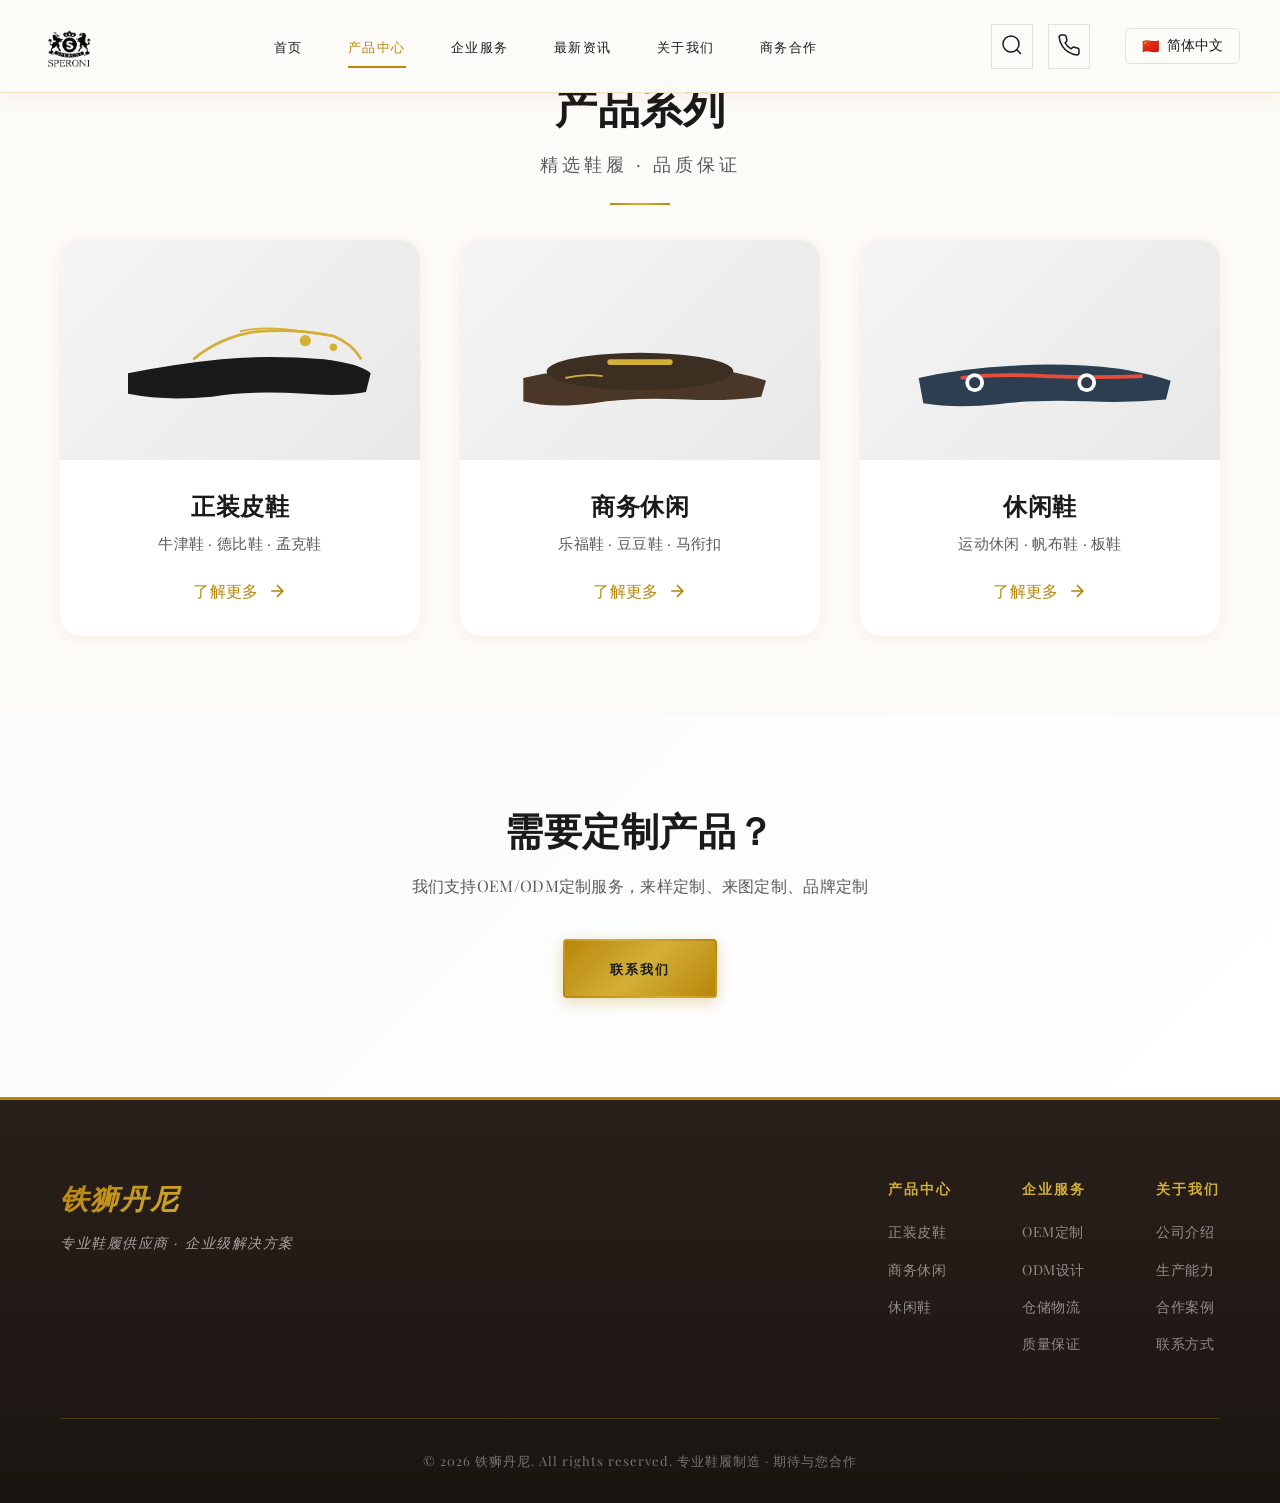
<file: products.html>
<!DOCTYPE html>
<html lang="zh-CN">
<head>
    <meta charset="UTF-8">
    <meta name="viewport" content="width=device-width, initial-scale=1.0">
    <title data-i18n="page_products_title">产品中心 - 铁狮丹尼</title>
    <link rel="stylesheet" href="styles.css">
    <link href="https://fonts.googleapis.com/css2?family=Playfair+Display:wght@400;500;600;700&family=Montserrat:wght@300;400;500;600&family=Noto+Sans+Arabic:wght@400;500;600;700&family=Noto+Sans+SC:wght@300;400;500;600;700&family=Noto+Sans+TC:wght@300;400;500;600;700&family=Noto+Sans:wght@300;400;500;600;700&display=swap" rel="stylesheet">
</head>
<body>
    <script src="i18n.js"></script>
    <!-- 导航栏 -->
    <nav class="navbar">
        <div class="nav-container">
            <div class="nav-logo">
                <img src="logo.png" alt="铁狮丹尼" class="logo-image">
            </div>
            <ul class="nav-menu">
                <li><a href="index.html" data-i18n="nav_home">首页</a></li>
                <li><a href="products.html" class="active" data-i18n="nav_products">产品中心</a></li>
                <li><a href="services.html" data-i18n="nav_services">企业服务</a></li>
                <li><a href="news.html" data-i18n="nav_news">最新资讯</a></li>
                <li><a href="about.html" data-i18n="nav_about">关于我们</a></li>
                <li><a href="contact.html" data-i18n="nav_contact">商务合作</a></li>
            </ul>
            <div class="nav-icons">
                <button class="icon-btn" aria-label="搜索" onclick="openSearchModal()">
                    <svg width="24" height="24" viewBox="0 0 24 24" fill="none" stroke="currentColor" stroke-width="1.5">
                        <circle cx="11" cy="11" r="8"></circle>
                        <path d="m21 21-4.35-4.35"></path>
                    </svg>
                </button>
                <button class="icon-btn" aria-label="联系我们">
                    <svg width="24" height="24" viewBox="0 0 24 24" fill="none" stroke="currentColor" stroke-width="1.5">
                        <path d="M22 16.92v3a2 2 0 0 1-2.18 2 19.79 19.79 0 0 1-8.63-3.07 19.5 19.5 0 0 1-6-6 19.79 19.79 0 0 1-3.07-8.67A2 2 0 0 1 4.11 2h3a2 2 0 0 1 2 1.72 12.84 12.84 0 0 0 .7 2.81 2 2 0 0 1-.45 2.11L8.09 9.91a16 16 0 0 0 6 6l1.27-1.27a2 2 0 0 1 2.11-.45 12.84 12.84 0 0 0 2.81.7A2 2 0 0 1 22 16.92z"></path>
                    </svg>
                </button>
                <div class="language-selector" id="languageSelector">
                    <button class="language-selector-btn" onclick="toggleLanguageDropdown()" id="currentLang">
                        <span>🇨🇳 简体中文</span>
                        <svg viewBox="0 0 24 24" fill="none" stroke="currentColor" stroke-width="2">
                            <polyline points="6 9 12 15 18 9"></polyline>
                        </svg>
                    </button>
                    <div class="language-dropdown" id="languageDropdown"></div>
                </div>
            </div>
        </div>
    </nav>

    <!-- 产品中心 -->
    <section class="products-main">
        <div class="container">
            <div class="section-header">
                <h1 class="page-title" data-i18n="section_products">产品中心</h1>
                <p class="page-subtitle" data-i18n="products_subtitle">精选鞋履 · 品质保证</p>
            </div>
            
            <div class="product-categories">
                <!-- 正装皮鞋 -->
                <a href="products-formal.html" class="category-card">
                    <div class="category-visual">
                        <svg class="category-shoe" viewBox="0 0 300 150" fill="none" xmlns="http://www.w3.org/2000/svg">
                            <path d="M30 100 Q80 90 130 85 Q180 80 240 85 Q280 90 290 100 L285 120 Q260 125 220 122 Q160 118 120 125 Q70 130 30 122 Z" fill="#1a1a1a"/>
                            <path d="M100 85 Q130 60 170 55 Q210 52 250 60 Q270 68 280 85" stroke="#D4AF37" stroke-width="3" fill="none"/>
                            <path d="M150 55 Q170 50 200 53 Q230 57 250 60" stroke="#D4AF37" stroke-width="2" fill="none"/>
                            <circle cx="220" cy="65" r="6" fill="#D4AF37"/>
                            <circle cx="250" cy="72" r="4" fill="#D4AF37"/>
                        </svg>
                    </div>
                    <div class="category-info">
                        <h2 data-i18n="formal_title">正装皮鞋</h2>
                        <p data-i18n="formal_desc">牛津鞋 · 德比鞋 · 孟克鞋</p>
                        <span class="category-link">
                            <span data-i18n="view_more">了解更多</span>
                            <svg width="20" height="20" viewBox="0 0 24 24" fill="none" stroke="currentColor" stroke-width="2">
                                <path d="M5 12h14M12 5l7 7-7 7"/>
                            </svg>
                        </span>
                    </div>
                </a>

                <!-- 商务休闲 -->
                <a href="products-business.html" class="category-card">
                    <div class="category-visual">
                        <svg class="category-shoe" viewBox="0 0 300 150" fill="none" xmlns="http://www.w3.org/2000/svg">
                            <path d="M25 105 Q70 95 120 92 Q170 88 230 95 Q270 102 285 108 L280 125 Q245 130 200 128 Q140 125 100 132 Q55 138 25 130 Z" fill="#4A3728"/>
                            <ellipse cx="150" cy="98" rx="100" ry="20" fill="#3D2E22"/>
                            <rect x="115" y="85" width="70" height="6" rx="3" fill="#D4AF37"/>
                            <path d="M70 105 Q90 100 110 103" stroke="#D4AF37" stroke-width="2" fill="none"/>
                        </svg>
                    </div>
                    <div class="category-info">
                        <h2 data-i18n="casual_title">商务休闲</h2>
                        <p data-i18n="casual_desc">乐福鞋 · 豆豆鞋 · 马衔扣</p>
                        <span class="category-link">
                            <span data-i18n="view_more">了解更多</span>
                            <svg width="20" height="20" viewBox="0 0 24 24" fill="none" stroke="currentColor" stroke-width="2">
                                <path d="M5 12h14M12 5l7 7-7 7"/>
                            </svg>
                        </span>
                    </div>
                </a>

                <!-- 休闲鞋 -->
                <a href="products-casual-shoes.html" class="category-card">
                    <div class="category-visual">
                        <svg class="category-shoe" viewBox="0 0 300 150" fill="none" xmlns="http://www.w3.org/2000/svg">
                            <path d="M20 105 Q65 95 120 92 Q175 88 235 95 Q275 102 290 108 L285 128 Q245 132 200 130 Q145 128 105 133 Q60 138 25 132 Z" fill="#2C3E50"/>
                            <path d="M65 105 Q100 100 155 103 Q210 105 260 103" stroke="#E74C3C" stroke-width="4" fill="none"/>
                            <circle cx="80" cy="110" r="10" fill="#FFF"/>
                            <circle cx="80" cy="110" r="6" fill="#2C3E50"/>
                            <circle cx="200" cy="110" r="10" fill="#FFF"/>
                            <circle cx="200" cy="110" r="6" fill="#2C3E50"/>
                        </svg>
                    </div>
                    <div class="category-info">
                        <h2 data-i18n="casual_shoes_title">休闲鞋</h2>
                        <p data-i18n="casual_shoes_desc">运动休闲 · 帆布鞋 · 板鞋</p>
                        <span class="category-link">
                            <span data-i18n="view_more">了解更多</span>
                            <svg width="20" height="20" viewBox="0 0 24 24" fill="none" stroke="currentColor" stroke-width="2">
                                <path d="M5 12h14M12 5l7 7-7 7"/>
                            </svg>
                        </span>
                    </div>
                </a>
            </div>
        </div>
    </section>

    <!-- 定制服务提示 -->
    <section class="cta-section">
        <div class="container">
            <div class="cta-content">
                <h2 class="cta-title" data-i18n="cta_title_products">需要定制产品？</h2>
                <p class="cta-desc" data-i18n="cta_desc_products">我们支持OEM/ODM定制服务，来样定制、来图定制、品牌定制</p>
                <a href="contact.html" class="btn btn-primary" data-i18n="cta_btn_products">联系我们</a>
            </div>
        </div>
    </section>

    <!-- 搜索模态框 -->
    <div class="search-modal" id="searchModal">
        <div class="search-overlay" onclick="closeSearchModal()"></div>
        <div class="search-container">
            <button class="search-close" onclick="closeSearchModal()">
                <svg width="24" height="24" viewBox="0 0 24 24" fill="none" stroke="currentColor" stroke-width="2">
                    <path d="M18 6L6 18M6 6l12 12"/>
                </svg>
            </button>
            <div class="search-box">
                <svg class="search-icon" width="24" height="24" viewBox="0 0 24 24" fill="none" stroke="currentColor" stroke-width="2">
                    <circle cx="11" cy="11" r="8"></circle>
                    <path d="m21 21-4.35-4.35"></path>
                </svg>
                <input type="text" id="searchInput" class="search-input" placeholder="搜索产品..." data-i18n-placeholder="search_placeholder" autocomplete="off">
            </div>
            <div class="search-results" id="searchResults"></div>
        </div>
    </div>

    <!-- 页脚 -->
    <footer class="footer">
        <div class="container">
            <div class="footer-content">
                <div class="footer-brand">
                    <h2>铁狮丹尼</h2>
                    <p data-i18n="footer_brand">专业鞋履供应商 · 企业级解决方案</p>
                </div>
                <div class="footer-links">
                    <div class="link-group">
                        <h4 data-i18n="footer_products">产品中心</h4>
                        <a href="products-formal.html" data-i18n="footer_formal">正装鞋系列</a>
                        <a href="products-business.html" data-i18n="footer_business">商务休闲</a>
                        <a href="products-casual-shoes.html" data-i18n="footer_casual_shoes">休闲鞋</a>
                    </div>
                    <div class="link-group">
                        <h4 data-i18n="footer_services">企业服务</h4>
                        <a href="services.html" data-i18n="footer_oem">OEM定制</a>
                        <a href="services.html" data-i18n="footer_odm">ODM设计</a>
                        <a href="services.html" data-i18n="footer_logistics">仓储物流</a>
                        <a href="services.html" data-i18n="footer_quality">质量保证</a>
                    </div>
                    <div class="link-group">
                        <h4 data-i18n="footer_about">关于我们</h4>
                        <a href="about.html" data-i18n="footer_company">公司介绍</a>
                        <a href="about.html" data-i18n="footer_capacity">生产能力</a>
                        <a href="about.html" data-i18n="footer_cases">合作案例</a>
                        <a href="contact.html" data-i18n="footer_contact">联系方式</a>
                    </div>
                </div>
            </div>
            <div class="footer-bottom">
                <p data-i18n="footer_copyright">&copy; 2026 铁狮丹尼. All rights reserved. 专业鞋履制造 · 期待与您合作</p>
            </div>
        </div>
    </footer>

    <script src="script.js"></script>
</body>
</html>
</file>
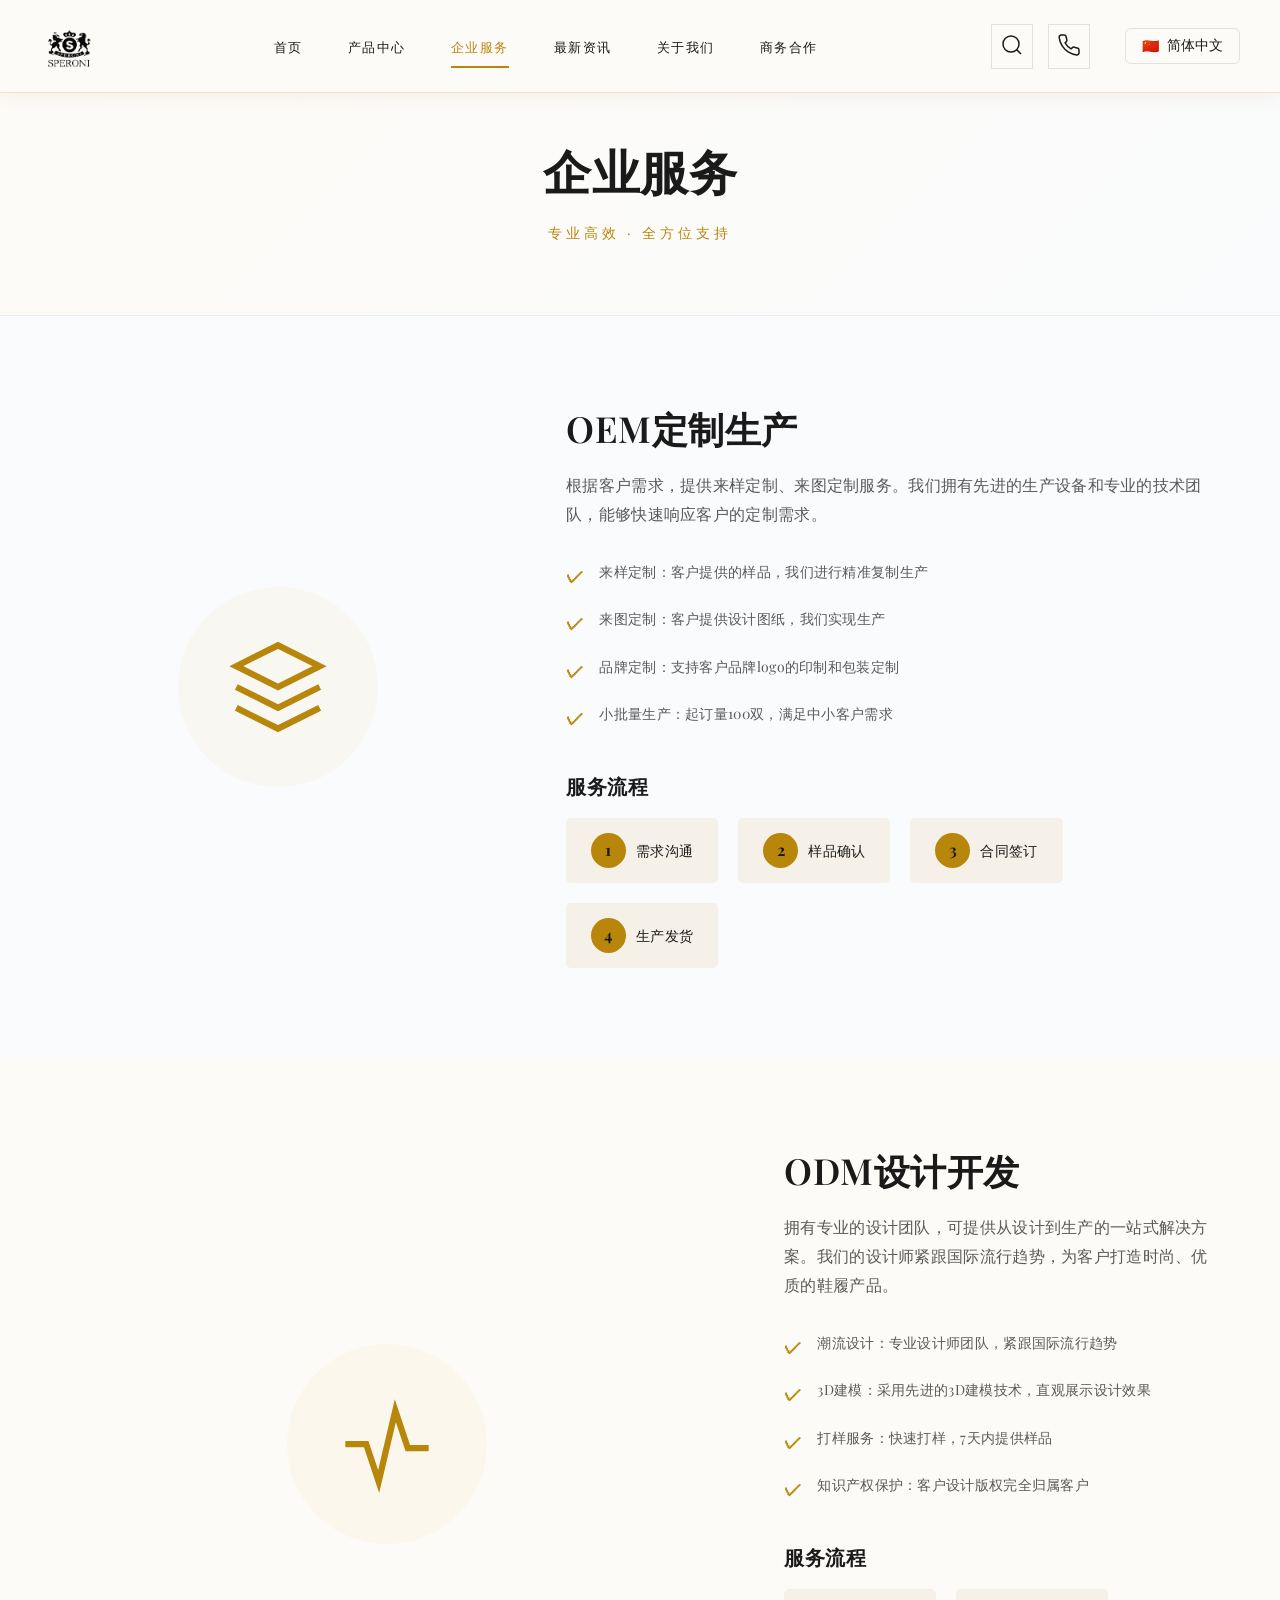
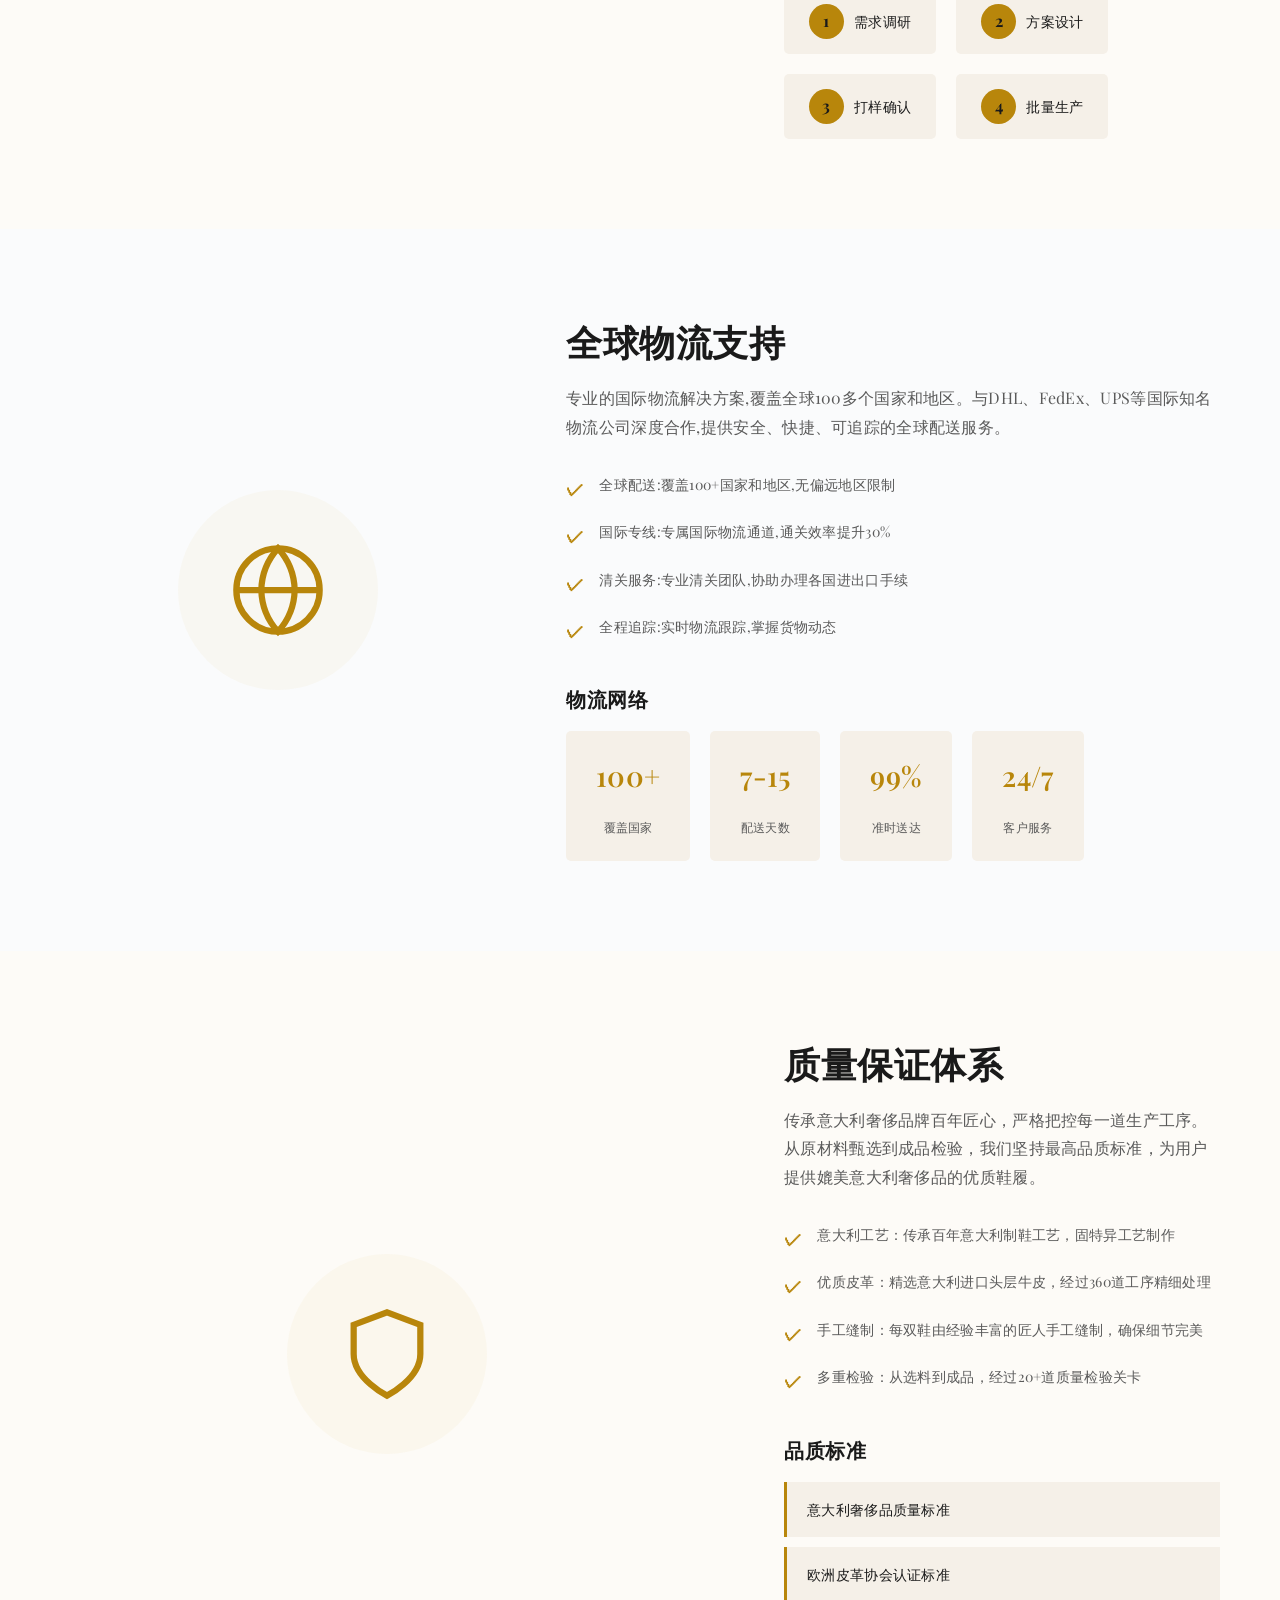
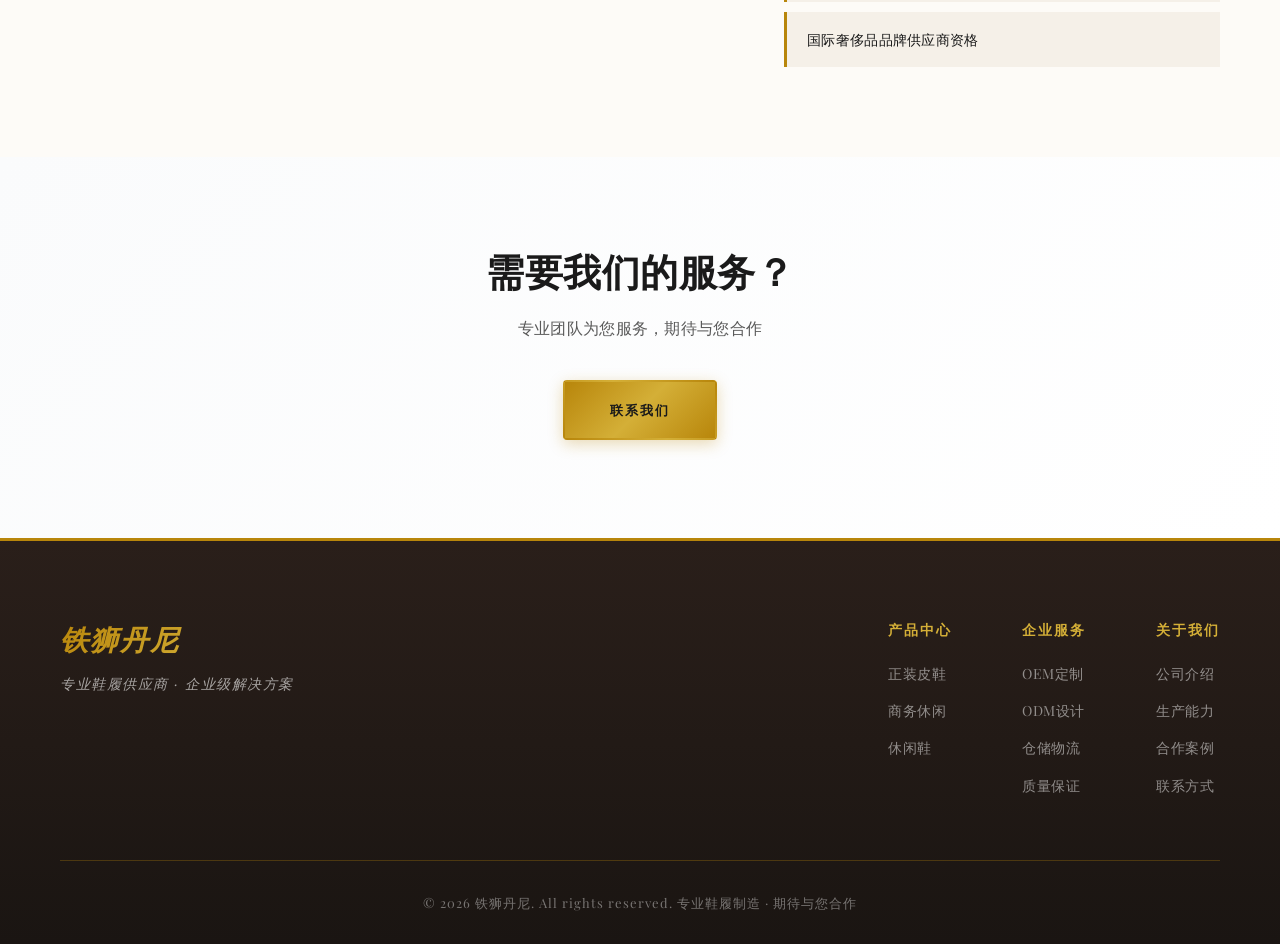
<file: services.html>
<!DOCTYPE html>
<html lang="zh-CN">
<head>
    <meta charset="UTF-8">
    <meta name="viewport" content="width=device-width, initial-scale=1.0">
    <title data-i18n="page_services_title">企业服务 - 铁狮丹尼</title>
    <link rel="stylesheet" href="styles.css">
    <link href="https://fonts.googleapis.com/css2?family=Playfair+Display:wght@400;500;600;700&family=Montserrat:wght@300;400;500;600&family=Noto+Sans+Arabic:wght@400;500;600;700&family=Noto+Sans+SC:wght@300;400;500;600;700&family=Noto+Sans+TC:wght@300;400;500;600;700&family=Noto+Sans:wght@300;400;500;600;700&display=swap" rel="stylesheet">
</head>
<body>
    <script src="i18n.js"></script>
    <!-- 导航栏 -->
    <nav class="navbar">
        <div class="nav-container">
            <div class="nav-logo">
                <img src="logo.png" alt="铁狮丹尼" class="logo-image">
            </div>
            <ul class="nav-menu">
                <li><a href="index.html" data-i18n="nav_home">首页</a></li>
                <li><a href="products.html" data-i18n="nav_products">产品中心</a></li>
                <li><a href="services.html" class="active" data-i18n="nav_services">企业服务</a></li>
                <li><a href="news.html" data-i18n="nav_news">最新资讯</a></li>
                <li><a href="about.html" data-i18n="nav_about">关于我们</a></li>
                <li><a href="contact.html" data-i18n="nav_contact">商务合作</a></li>
            </ul>
            <div class="nav-icons">
                <button class="icon-btn" aria-label="搜索" onclick="openSearchModal()">
                    <svg width="24" height="24" viewBox="0 0 24 24" fill="none" stroke="currentColor" stroke-width="1.5">
                        <circle cx="11" cy="11" r="8"></circle>
                        <path d="m21 21-4.35-4.35"></path>
                    </svg>
                </button>
                <button class="icon-btn" aria-label="联系我们">
                    <svg width="24" height="24" viewBox="0 0 24 24" fill="none" stroke="currentColor" stroke-width="1.5">
                        <path d="M22 16.92v3a2 2 0 0 1-2.18 2 19.79 19.79 0 0 1-8.63-3.07 19.5 19.5 0 0 1-6-6 19.79 19.79 0 0 1-3.07-8.67A2 2 0 0 1 4.11 2h3a2 2 0 0 1 2 1.72 12.84 12.84 0 0 0 .7 2.81 2 2 0 0 1-.45 2.11L8.09 9.91a16 16 0 0 0 6 6l1.27-1.27a2 2 0 0 1 2.11-.45 12.84 12.84 0 0 0 2.81.7A2 2 0 0 1 22 16.92z"></path>
                    </svg>
                </button>
                <div class="language-selector" id="languageSelector">
                    <button class="language-selector-btn" onclick="toggleLanguageDropdown()" id="currentLang">
                        <span>🇨🇳 简体中文</span>
                        <svg viewBox="0 0 24 24" fill="none" stroke="currentColor" stroke-width="2">
                            <polyline points="6 9 12 15 18 9"></polyline>
                        </svg>
                    </button>
                    <div class="language-dropdown" id="languageDropdown"></div>
                </div>
            </div>
        </div>
    </nav>

    <!-- 页面标题 -->
    <section class="page-header">
        <div class="container">
            <h1 class="page-title" data-i18n="section_services">企业服务</h1>
            <p class="page-subtitle" data-i18n="section_services_subtitle">专业高效 · 全方位支持</p>
        </div>
    </section>

    <!-- OEM定制服务 -->
    <section class="service-detail">
        <div class="container">
            <div class="service-detail-content">
                <div class="service-detail-image">
                    <div class="service-icon-large">
                        <svg width="100" height="100" viewBox="0 0 24 24" fill="none" stroke="currentColor" stroke-width="1.5">
                            <path d="M12 2L2 7l10 5 10-5-10-5zM2 17l10 5 10-5M2 12l10 5 10-5"></path>
                        </svg>
                    </div>
                </div>
                <div class="service-detail-text">
                    <h2 class="service-detail-title">OEM定制生产</h2>
                    <p class="service-detail-desc">根据客户需求，提供来样定制、来图定制服务。我们拥有先进的生产设备和专业的技术团队，能够快速响应客户的定制需求。</p>
                    <div class="service-features">
                        <div class="feature-item">
                            <span class="feature-icon">✓</span>
                            <span>来样定制：客户提供的样品，我们进行精准复制生产</span>
                        </div>
                        <div class="feature-item">
                            <span class="feature-icon">✓</span>
                            <span>来图定制：客户提供设计图纸，我们实现生产</span>
                        </div>
                        <div class="feature-item">
                            <span class="feature-icon">✓</span>
                            <span>品牌定制：支持客户品牌logo的印制和包装定制</span>
                        </div>
                        <div class="feature-item">
                            <span class="feature-icon">✓</span>
                            <span>小批量生产：起订量100双，满足中小客户需求</span>
                        </div>
                    </div>
                    <div class="service-process">
                        <h3>服务流程</h3>
                        <div class="process-steps">
                            <div class="process-step">
                                <span class="step-number">1</span>
                                <span class="step-text">需求沟通</span>
                            </div>
                            <div class="process-step">
                                <span class="step-number">2</span>
                                <span class="step-text">样品确认</span>
                            </div>
                            <div class="process-step">
                                <span class="step-number">3</span>
                                <span class="step-text">合同签订</span>
                            </div>
                            <div class="process-step">
                                <span class="step-number">4</span>
                                <span class="step-text">生产发货</span>
                            </div>
                        </div>
                    </div>
                </div>
            </div>
        </div>
    </section>

    <!-- ODM设计开发 -->
    <section class="service-detail">
        <div class="container">
            <div class="service-detail-content reverse">
                <div class="service-detail-image">
                    <div class="service-icon-large">
                        <svg width="100" height="100" viewBox="0 0 24 24" fill="none" stroke="currentColor" stroke-width="1.5">
                            <path d="M2 12h5l3 9 4-17 3 9h5"></path>
                        </svg>
                    </div>
                </div>
                <div class="service-detail-text">
                    <h2 class="service-detail-title">ODM设计开发</h2>
                    <p class="service-detail-desc">拥有专业的设计团队，可提供从设计到生产的一站式解决方案。我们的设计师紧跟国际流行趋势，为客户打造时尚、优质的鞋履产品。</p>
                    <div class="service-features">
                        <div class="feature-item">
                            <span class="feature-icon">✓</span>
                            <span>潮流设计：专业设计师团队，紧跟国际流行趋势</span>
                        </div>
                        <div class="feature-item">
                            <span class="feature-icon">✓</span>
                            <span>3D建模：采用先进的3D建模技术，直观展示设计效果</span>
                        </div>
                        <div class="feature-item">
                            <span class="feature-icon">✓</span>
                            <span>打样服务：快速打样，7天内提供样品</span>
                        </div>
                        <div class="feature-item">
                            <span class="feature-icon">✓</span>
                            <span>知识产权保护：客户设计版权完全归属客户</span>
                        </div>
                    </div>
                    <div class="service-process">
                        <h3>服务流程</h3>
                        <div class="process-steps">
                            <div class="process-step">
                                <span class="step-number">1</span>
                                <span class="step-text">需求调研</span>
                            </div>
                            <div class="process-step">
                                <span class="step-number">2</span>
                                <span class="step-text">方案设计</span>
                            </div>
                            <div class="process-step">
                                <span class="step-number">3</span>
                                <span class="step-text">打样确认</span>
                            </div>
                            <div class="process-step">
                                <span class="step-number">4</span>
                                <span class="step-text">批量生产</span>
                            </div>
                        </div>
                    </div>
                </div>
            </div>
        </div>
    </section>

    <!-- 全球物流支持 -->
    <section class="service-detail">
        <div class="container">
            <div class="service-detail-content">
                <div class="service-detail-image">
                    <div class="service-icon-large">
                        <svg width="100" height="100" viewBox="0 0 24 24" fill="none" stroke="currentColor" stroke-width="1.5">
                            <circle cx="12" cy="12" r="10"></circle>
                            <path d="M2 12h20M12 2a15.3 15.3 0 0 1 4 10 15.3 15.3 0 0 1-4 10 15.3 15.3 0 0 1-4-10 15.3 15.3 0 0 1 4-10z"></path>
                        </svg>
                    </div>
                </div>
                <div class="service-detail-text">
                    <h2 class="service-detail-title">全球物流支持</h2>
                    <p class="service-detail-desc">专业的国际物流解决方案,覆盖全球100多个国家和地区。与DHL、FedEx、UPS等国际知名物流公司深度合作,提供安全、快捷、可追踪的全球配送服务。</p>
                    <div class="service-features">
                        <div class="feature-item">
                            <span class="feature-icon">✓</span>
                            <span>全球配送:覆盖100+国家和地区,无偏远地区限制</span>
                        </div>
                        <div class="feature-item">
                            <span class="feature-icon">✓</span>
                            <span>国际专线:专属国际物流通道,通关效率提升30%</span>
                        </div>
                        <div class="feature-item">
                            <span class="feature-icon">✓</span>
                            <span>清关服务:专业清关团队,协助办理各国进出口手续</span>
                        </div>
                        <div class="feature-item">
                            <span class="feature-icon">✓</span>
                            <span>全程追踪:实时物流跟踪,掌握货物动态</span>
                        </div>
                    </div>
                    <div class="service-data">
                        <h3>物流网络</h3>
                        <div class="data-grid">
                            <div class="data-item">
                                <span class="data-number">100+</span>
                                <span class="data-label">覆盖国家</span>
                            </div>
                            <div class="data-item">
                                <span class="data-number">7-15</span>
                                <span class="data-label">配送天数</span>
                            </div>
                            <div class="data-item">
                                <span class="data-number">99%</span>
                                <span class="data-label">准时送达</span>
                            </div>
                            <div class="data-item">
                                <span class="data-number">24/7</span>
                                <span class="data-label">客户服务</span>
                            </div>
                        </div>
                    </div>
                </div>
            </div>
        </div>
    </section>

    <!-- 质量保证体系 -->
    <section class="service-detail">
        <div class="container">
            <div class="service-detail-content reverse">
                <div class="service-detail-image">
                    <div class="service-icon-large">
                        <svg width="100" height="100" viewBox="0 0 24 24" fill="none" stroke="currentColor" stroke-width="1.5">
                            <path d="M12 22s8-4 8-10V5l-8-3-8 3v7c0 6 8 10 8 10z"></path>
                        </svg>
                    </div>
                </div>
                <div class="service-detail-text">
                    <h2 class="service-detail-title">质量保证体系</h2>
                    <p class="service-detail-desc">传承意大利奢侈品牌百年匠心，严格把控每一道生产工序。从原材料甄选到成品检验，我们坚持最高品质标准，为用户提供媲美意大利奢侈品的优质鞋履。</p>
                    <div class="service-features">
                        <div class="feature-item">
                            <span class="feature-icon">✓</span>
                            <span>意大利工艺：传承百年意大利制鞋工艺，固特异工艺制作</span>
                        </div>
                        <div class="feature-item">
                            <span class="feature-icon">✓</span>
                            <span>优质皮革：精选意大利进口头层牛皮，经过360道工序精细处理</span>
                        </div>
                        <div class="feature-item">
                            <span class="feature-icon">✓</span>
                            <span>手工缝制：每双鞋由经验丰富的匠人手工缝制，确保细节完美</span>
                        </div>
                        <div class="feature-item">
                            <span class="feature-icon">✓</span>
                            <span>多重检验：从选料到成品，经过20+道质量检验关卡</span>
                        </div>
                    </div>
                    <div class="service-cert">
                        <h3>品质标准</h3>
                        <div class="cert-list">
                            <div class="cert-item">意大利奢侈品质量标准</div>
                            <div class="cert-item">欧洲皮革协会认证标准</div>
                            <div class="cert-item">国际奢侈品品牌供应商资格</div>
                        </div>
                    </div>
                </div>
            </div>
        </div>
    </section>

    <!-- 联系我们 -->
    <section class="cta-section">
        <div class="container">
            <div class="cta-content">
                <h2 class="cta-title" data-i18n="cta_title_services">需要我们的服务？</h2>
                <p class="cta-desc" data-i18n="cta_desc_services">专业团队为您服务，期待与您合作</p>
                <a href="contact.html" class="btn btn-primary" data-i18n="cta_btn_services">联系我们</a>
            </div>
        </div>
    </section>

    <!-- 搜索模态框 -->
    <div class="search-modal" id="searchModal">
        <div class="search-overlay" onclick="closeSearchModal()"></div>
        <div class="search-container">
            <button class="search-close" onclick="closeSearchModal()">
                <svg width="24" height="24" viewBox="0 0 24 24" fill="none" stroke="currentColor" stroke-width="2">
                    <path d="M18 6L6 18M6 6l12 12"/>
                </svg>
            </button>
            <div class="search-box">
                <svg class="search-icon" width="24" height="24" viewBox="0 0 24 24" fill="none" stroke="currentColor" stroke-width="2">
                    <circle cx="11" cy="11" r="8"></circle>
                    <path d="m21 21-4.35-4.35"></path>
                </svg>
                <input type="text" id="searchInput" class="search-input" placeholder="搜索产品..." data-i18n-placeholder="search_placeholder" autocomplete="off">
            </div>
            <div class="search-results" id="searchResults"></div>
        </div>
    </div>

    <!-- 页脚 -->
    <footer class="footer">
        <div class="container">
            <div class="footer-content">
                <div class="footer-brand">
                    <h2>铁狮丹尼</h2>
                    <p data-i18n="footer_brand">专业鞋履供应商 · 企业级解决方案</p>
                </div>
                <div class="footer-links">
                    <div class="link-group">
                        <h4 data-i18n="footer_products">产品中心</h4>
                        <a href="products-formal.html" data-i18n="footer_formal">正装皮鞋</a>
                        <a href="products-business.html" data-i18n="footer_business">商务休闲</a>
                        <a href="products-casual-shoes.html" data-i18n="footer_casual_shoes">休闲鞋</a>
                    </div>
                    <div class="link-group">
                        <h4 data-i18n="footer_services">企业服务</h4>
                        <a href="services.html" data-i18n="footer_oem">OEM定制</a>
                        <a href="services.html" data-i18n="footer_odm">ODM设计</a>
                        <a href="services.html" data-i18n="footer_logistics">仓储物流</a>
                        <a href="services.html" data-i18n="footer_quality">质量保证</a>
                    </div>
                    <div class="link-group">
                        <h4 data-i18n="footer_about">关于我们</h4>
                        <a href="about.html" data-i18n="footer_company">公司介绍</a>
                        <a href="about.html" data-i18n="footer_capacity">生产能力</a>
                        <a href="about.html" data-i18n="footer_cases">合作案例</a>
                        <a href="contact.html" data-i18n="footer_contact">联系方式</a>
                    </div>
                </div>
            </div>
            <div class="footer-bottom">
                <p data-i18n="footer_copyright">&copy; 2026 铁狮丹尼. All rights reserved. 专业鞋履制造 · 期待与您合作</p>
            </div>
        </div>
    </footer>

    <script src="script.js"></script>
</body>
</html>
</file>
<file: styles.css>
/* 全局样式 - 意大利奢华风格 */
* {
    margin: 0;
    padding: 0;
    box-sizing: border-box;
}

:root {
    --primary-color: #1a1a1a;
    --secondary-color: #B8860B;
    --accent-color: #8B4513;
    --text-primary: #1a1a1a;
    --text-secondary: #5a5a5a;
    --text-light: #888888;
    --background-white: #fdfbf7;
    --background-light: #f5f0e8;
    --background-card: #ffffff;
    --overlay-dark: rgba(0, 0, 0, 0.75);
    --border-light: rgba(139, 69, 19, 0.15);
    --shadow-sm: 0 2px 12px rgba(139, 69, 19, 0.08);
    --shadow-md: 0 6px 24px rgba(139, 69, 19, 0.12);
    --shadow-lg: 0 12px 40px rgba(139, 69, 19, 0.18);
    --gold-gradient: linear-gradient(135deg, #B8860B 0%, #D4AF37 50%, #B8860B 100%);
}

body {
    font-family: 'Playfair Display', 'Noto Sans', 'PingFang SC', 'Microsoft YaHei', -apple-system, BlinkMacSystemFont, serif;
    background-color: var(--background-white);
    color: var(--text-primary);
    line-height: 1.8;
    overflow-x: hidden;
    font-size: 16px;
    letter-spacing: 0.3px;
}

h1, h2, h3, h4 {
    font-family: 'Playfair Display', 'Georgia', 'Noto Sans', serif;
    font-weight: 600;
    line-height: 1.25;
    letter-spacing: 0.5px;
}

h1 { font-size: 3rem; }
h2 { font-size: 2.25rem; }
h3 { font-size: 1.5rem; }
h4 { font-size: 1.25rem; }

.container {
    max-width: 1200px;
    margin: 0 auto;
    padding: 0 20px;
}

/* 导航栏 */
.navbar {
    position: fixed;
    top: 0;
    left: 0;
    right: 0;
    background: rgba(253, 251, 247, 0.97);
    backdrop-filter: blur(12px);
    z-index: 1000;
    border-bottom: 1px solid rgba(184, 134, 11, 0.2);
    box-shadow: 0 2px 20px rgba(139, 69, 19, 0.08);
}

.nav-container {
    max-width: 1280px;
    margin: 0 auto;
    padding: 16px 40px;
    display: flex;
    justify-content: space-between;
    align-items: center;
}



.nav-menu {
    display: flex;
    list-style: none;
    gap: 45px;
}

.nav-menu a {
    color: var(--text-primary);
    text-decoration: none;
    font-size: 13px;
    letter-spacing: 1.5px;
    font-weight: 500;
    text-transform: uppercase;
    transition: all 0.3s ease;
    position: relative;
    padding: 5px 0;
}

.nav-menu a::after {
    content: '';
    position: absolute;
    bottom: 0;
    left: 0;
    width: 0;
    height: 1px;
    background: var(--gold-gradient);
    transition: width 0.3s ease;
}

.nav-menu a:hover::after,
.nav-menu a.active::after {
    width: 100%;
}

.nav-menu a:hover {
    color: #B8860B;
}

.nav-logo h1 {
    font-size: 22px;
    font-weight: 700;
    letter-spacing: 3px;
    font-style: italic;
    background: var(--gold-gradient);
    -webkit-background-clip: text;
    -webkit-text-fill-color: transparent;
    background-clip: text;
}

.logo-image {
    height: 60px;
    width: auto;
    display: block;
}

.nav-menu a::after {
    content: '';
    position: absolute;
    bottom: -8px;
    left: 50%;
    transform: translateX(-50%);
    width: 0;
    height: 2px;
    background: var(--secondary-color);
    transition: width 0.3s ease;
}

.nav-menu a:hover,
.nav-menu a.active {
    color: var(--secondary-color);
}

.nav-menu a:hover::after,
.nav-menu a.active::after {
    width: 100%;
}

.nav-icons {
    display: flex;
    gap: 15px;
    align-items: center;
}

.icon-btn {
    background: none;
    border: 1px solid rgba(0, 0, 0, 0.1);
    color: var(--text-primary);
    padding: 8px;
    cursor: pointer;
    transition: all 0.3s ease;
}

.icon-btn:hover {
    background: rgba(212, 175, 55, 0.05);
    border-color: var(--secondary-color);
    color: var(--secondary-color);
}

/* 语言选择器 */
.language-selector {
    position: relative;
    margin-left: 20px;
}

.language-selector-btn {
    display: flex;
    align-items: center;
    gap: 8px;
    padding: 8px 16px;
    background: none;
    border: 1px solid rgba(0, 0, 0, 0.1);
    color: var(--text-primary);
    font-size: 14px;
    cursor: pointer;
    transition: all 0.3s ease;
    border-radius: 6px;
}

.language-selector-btn:hover {
    background: rgba(212, 175, 55, 0.05);
    border-color: var(--secondary-color);
    color: var(--secondary-color);
}

.language-selector-btn svg {
    width: 12px;
    height: 12px;
    transition: transform 0.3s ease;
}

.language-selector.active .language-selector-btn svg {
    transform: rotate(180deg);
}

.language-dropdown {
    position: absolute;
    top: calc(100% + 10px);
    right: 0;
    min-width: 200px;
    background: #ffffff;
    border: 1px solid rgba(0, 0, 0, 0.1);
    border-radius: 8px;
    box-shadow: 0 8px 30px rgba(0, 0, 0, 0.15);
    opacity: 0;
    visibility: hidden;
    transform: translateY(-10px);
    transition: all 0.3s ease;
    z-index: 1001;
}

.language-dropdown.active {
    opacity: 1;
    visibility: visible;
    transform: translateY(0);
}

.language-item {
    display: flex;
    align-items: center;
    gap: 12px;
    padding: 12px 16px;
    cursor: pointer;
    transition: all 0.2s ease;
    font-size: 14px;
    color: var(--text-primary);
}

.language-item:first-child {
    border-radius: 8px 8px 0 0;
}

.language-item:last-child {
    border-radius: 0 0 8px 8px;
}

.language-item:hover {
    background: rgba(212, 175, 55, 0.08);
    color: var(--secondary-color);
}

.language-item span {
    font-size: 14px;
}

/* RTL 支持 */
[dir="rtl"] .language-selector {
    margin-left: 0;
    margin-right: 20px;
}

[dir="rtl"] .language-dropdown {
    right: auto;
    left: 0;
}

[dir="rtl"] .nav-menu {
    gap: 40px;
}

[dir="rtl"] .nav-menu a::after {
    right: 50%;
    left: auto;
    transform: translateX(50%);
}

[dir="rtl"] .nav-menu a:hover::after,
[dir="rtl"] .nav-menu a.active::after {
    width: 100%;
    right: 50%;
}

[dir="rtl"] .hero-content {
    grid-template-columns: 0.8fr 1.2fr;
}

[dir="rtl"] .hero-text {
    order: 2;
}

[dir="rtl"] .hero-image {
    order: 1;
}

[dir="rtl"] .about-content {
    direction: rtl;
}

[dir="rtl"] .footer-links {
    justify-content: flex-start;
}

[dir="rtl"] .link-group a:hover {
    padding-left: 0;
    padding-right: 5px;
}

/* Hero 区域 */
.hero {
    min-height: calc(100vh - 70px);
    display: flex;
    align-items: center;
    padding-top: 90px;
    background: linear-gradient(135deg, var(--background-white) 0%, #f5f0e8 50%, #fdfbf7 100%);
    position: relative;
    overflow: hidden;
}

.hero::before {
    content: '';
    position: absolute;
    top: 0;
    left: 0;
    right: 0;
    bottom: 0;
    background: radial-gradient(ellipse at 30% 30%, rgba(184, 134, 11, 0.08) 0%, transparent 50%),
                radial-gradient(ellipse at 70% 70%, rgba(139, 69, 19, 0.05) 0%, transparent 50%);
    pointer-events: none;
}

.hero::after {
    content: '';
    position: absolute;
    top: 50%;
    left: 0;
    width: 1px;
    height: 60%;
    background: linear-gradient(to bottom, transparent, rgba(184, 134, 11, 0.3), transparent);
}

.hero-content {
    max-width: 1400px;
    margin: 0 auto;
    padding: 40px 60px;
    display: grid;
    grid-template-columns: 1fr 1fr;
    gap: 60px;
    align-items: center;
    width: 100%;
    position: relative;
    z-index: 1;
}

.hero-text {
    opacity: 0;
    animation: fadeInLeft 1.2s ease forwards;
}

.hero-title {
    font-size: 56px;
    line-height: 1.2;
    margin-bottom: 28px;
    background: linear-gradient(135deg, #1a1a1a 0%, #4a3a2a 50%, #1a1a1a 100%);
    -webkit-background-clip: text;
    -webkit-text-fill-color: transparent;
    background-clip: text;
    font-weight: 700;
    letter-spacing: -0.5px;
    font-style: italic;
}

.hero-subtitle {
    font-size: 17px;
    color: var(--text-secondary);
    margin-bottom: 45px;
    letter-spacing: 0.8px;
    font-weight: 400;
    line-height: 1.8;
    font-family: 'Playfair Display', Georgia, serif;
    font-style: italic;
}

.hero-buttons {
    display: flex;
    gap: 20px;
}

.btn {
    padding: 16px 45px;
    font-size: 13px;
    font-weight: 600;
    letter-spacing: 2px;
    text-transform: uppercase;
    text-decoration: none;
    border: 2px solid #B8860B;
    cursor: pointer;
    transition: all 0.4s cubic-bezier(0.4, 0, 0.2, 1);
    position: relative;
    overflow: hidden;
    display: inline-block;
    border-radius: 4px;
    font-family: 'Playfair Display', serif;
}

.btn-primary {
    background: var(--gold-gradient);
    color: #1a1a1a;
    border-color: transparent;
    box-shadow: 0 4px 15px rgba(184, 134, 11, 0.3);
}

.btn-primary:hover {
    transform: translateY(-2px);
    box-shadow: 0 8px 25px rgba(184, 134, 11, 0.45);
}

.btn-secondary {
    background: transparent;
    color: #8B4513;
    border-color: #8B4513;
}

.btn-secondary:hover {
    background: #8B4513;
    color: #ffffff;
    transform: translateY(-2px);
    box-shadow: 0 8px 25px rgba(139, 69, 19, 0.3);
}

.hero-image {
    position: relative;
    width: 100%;
    height: 600px;
    opacity: 0;
    animation: fadeInRight 1s ease 0.3s forwards;
}

.shoe-display {
    position: relative;
    width: 100%;
    height: 400px;
    display: flex;
    justify-content: center;
    align-items: center;
}

.shoe-glow {
    position: absolute;
    width: 400px;
    height: 400px;
    background: radial-gradient(circle, rgba(212, 175, 55, 0.08) 0%, transparent 70%);
    animation: pulse 3s ease-in-out infinite;
}

.shoe-container {
    position: relative;
    z-index: 1;
    width: 400px;
    height: 200px;
    animation: float 4s ease-in-out infinite;
}

.shoe-svg {
    width: 100%;
    height: 100%;
    filter: drop-shadow(0 20px 40px rgba(0, 0, 0, 0.15));
}

/* 系列展示 */
.collection {
    padding: 100px 0;
    background: var(--background-white);
}

.section-header {
    text-align: center;
    margin-bottom: 75px;
    position: relative;
}

.section-header::after {
    content: '';
    position: absolute;
    bottom: -25px;
    left: 50%;
    transform: translateX(-50%);
    width: 60px;
    height: 2px;
    background: var(--gold-gradient);
}

.section-title {
    font-size: 42px;
    margin-bottom: 20px;
    color: var(--text-primary);
    font-weight: 600;
    letter-spacing: 0.5px;
    font-style: italic;
}

.section-subtitle {
    font-size: 13px;
    color: #8B4513;
    letter-spacing: 4px;
    font-weight: 500;
    text-transform: uppercase;
    font-family: 'Montserrat', sans-serif;
}

.collection-grid {
    display: grid;
    grid-template-columns: repeat(3, 1fr);
    gap: 30px;
    max-width: 1000px;
    margin: 0 auto;
}

.collection-card {
    background: linear-gradient(135deg, #ffffff 0%, var(--background-card) 100%);
    border: 1px solid var(--border-light);
    padding: 50px 30px;
    text-align: center;
    transition: all 0.4s cubic-bezier(0.4, 0, 0.2, 1);
    cursor: pointer;
    position: relative;
    overflow: hidden;
    box-shadow: var(--shadow-sm);
    border-radius: 12px;
    text-decoration: none;
    color: inherit;
    display: block;
}

.collection-card:hover {
    text-decoration: none;
    color: inherit;
}

.collection-card::before {
    content: '';
    position: absolute;
    top: 0;
    left: 0;
    right: 0;
    height: 3px;
    background: linear-gradient(90deg, transparent, var(--secondary-color), transparent);
    transform: translateX(-100%);
    transition: transform 0.4s ease;
}

.collection-card:hover {
    transform: translateY(-10px);
    border-color: rgba(212, 175, 55, 0.3);
    box-shadow: var(--shadow-lg);
}

.collection-card:hover::before {
    transform: translateX(100%);
}

.collection-image {
    height: 120px;
    display: flex;
    justify-content: center;
    align-items: center;
    margin-bottom: 30px;
}

.shoe-icon {
    width: 80px;
    height: 50px;
    position: relative;
}

.shoe-icon::before {
    content: '';
    position: absolute;
    bottom: 0;
    width: 100%;
    height: 30px;
    background: var(--accent-color);
    border-radius: 0 30px 5px 5px;
}

.shoe-icon.oxford::after {
    content: '';
    position: absolute;
    top: 10px;
    left: 20%;
    width: 60%;
    height: 2px;
    background: var(--secondary-color);
}

.shoe-icon.loafer::before {
    border-radius: 20px 30px 5px 5px;
}

.shoe-icon.monk::after {
    content: '';
    position: absolute;
    top: 5px;
    left: 30%;
    width: 40%;
    height: 15px;
    border: 2px solid var(--secondary-color);
    border-radius: 3px;
}

.shoe-icon.boots {
    height: 80px;
}

.shoe-icon.boots::before {
    height: 60px;
    border-radius: 0 30px 5px 5px;
}

.collection-card h3 {
    font-size: 20px;
    margin-bottom: 10px;
    color: var(--text-primary);
}

.collection-card p {
    font-size: 13px;
    color: var(--text-secondary);
    letter-spacing: 1px;
}

/* 精选产品 */
.featured {
    padding: 100px 0;
    background: var(--background-light);
}

.featured-grid {
    display: grid;
    grid-template-columns: repeat(2, 1fr);
    gap: 35px;
}

.product-card {
    background: #ffffff;
    border: 1px solid rgba(0, 0, 0, 0.06);
    padding: 35px;
    display: flex;
    gap: 35px;
    transition: all 0.4s ease;
    cursor: pointer;
    position: relative;
    overflow: hidden;
    box-shadow: 0 4px 12px rgba(0, 0, 0, 0.05);
    border-radius: 12px;
}

.product-card::before {
    content: '';
    position: absolute;
    top: 0;
    left: 0;
    right: 0;
    bottom: 0;
    background: radial-gradient(circle at var(--mouse-x, 50%) var(--mouse-y, 50%), rgba(212, 175, 55, 0.05) 0%, transparent 70%);
    opacity: 0;
    transition: opacity 0.3s ease;
    pointer-events: none;
}

.product-card:hover {
    border-color: rgba(212, 175, 55, 0.25);
    box-shadow: 0 20px 40px rgba(0, 0, 0, 0.1);
    transform: translateY(-5px);
}

.product-card:hover::before {
    opacity: 1;
}

.product-image {
    flex: 1;
    min-height: 250px;
    display: flex;
    justify-content: center;
    align-items: center;
    position: relative;
}

.product-glow {
    position: absolute;
    width: 200px;
    height: 200px;
    background: radial-gradient(circle, rgba(212, 175, 55, 0.06) 0%, transparent 70%);
}

.shoe-display-small {
    width: 200px;
    height: 100px;
    position: relative;
    z-index: 1;
    animation: float 4s ease-in-out infinite;
}

.shoe-display-small::before {
    content: '';
    position: absolute;
    bottom: 0;
    width: 100%;
    height: 30px;
    background: var(--accent-color);
    border-radius: 0 30px 5px 5px;
}

.shoe-type-2::before {
    background: #4A3728;
}

.shoe-type-3::before {
    background: #6B5B4F;
    border-radius: 20px 30px 5px 5px;
}

.shoe-type-4::before {
    height: 70px;
    border-radius: 0 30px 5px 5px;
}

.product-info {
    flex: 1;
    display: flex;
    flex-direction: column;
    justify-content: center;
}

.product-info h3 {
    font-size: 24px;
    margin-bottom: 15px;
    color: var(--text-primary);
}

.product-desc {
    font-size: 14px;
    color: var(--text-secondary);
    margin-bottom: 20px;
    line-height: 1.8;
}

.product-meta {
    display: flex;
    align-items: center;
    gap: 15px;
}

.product-price {
    font-size: 28px;
    font-weight: 600;
    color: var(--secondary-color);
    font-family: 'Playfair Display', serif;
}

.product-tag {
    padding: 4px 12px;
    background: rgba(212, 175, 55, 0.1);
    border: 1px solid var(--secondary-color);
    color: var(--secondary-color);
    font-size: 11px;
    letter-spacing: 1px;
    text-transform: uppercase;
}

/* 品牌故事 */
.about {
    padding: 120px 0;
    background: var(--background-white);
}

.about-content {
    display: flex;
    flex-direction: column;
    gap: 80px;
}

.about-image {
    display: flex;
    justify-content: center;
    align-items: center;
}

.services-grid {
    display: grid;
    grid-template-columns: repeat(2, 1fr);
    gap: 40px;
    width: 100%;
}

.service-card {
    background: #ffffff;
    border: 1px solid rgba(0, 0, 0, 0.05);
    padding: 50px 40px;
    text-align: center;
    transition: all 0.4s ease;
    box-shadow: 0 2px 8px rgba(0, 0, 0, 0.04);
}

.service-card:hover {
    border-color: rgba(212, 175, 55, 0.15);
    transform: translateY(-5px);
    box-shadow: 0 20px 40px rgba(0, 0, 0, 0.08);
}

.service-icon {
    margin-bottom: 25px;
    color: var(--secondary-color);
}

.service-card h3 {
    font-size: 20px;
    margin-bottom: 15px;
    color: var(--text-primary);
}

.service-card p {
    font-size: 14px;
    color: var(--text-secondary);
    line-height: 1.8;
}

.about-text {
    padding: 40px;
}

.about-title {
    font-size: 48px;
    margin-bottom: 30px;
    color: var(--text-primary);
    text-align: center;
}

.about-desc {
    font-size: 16px;
    line-height: 2;
    color: var(--text-secondary);
    margin-bottom: 50px;
}

.about-stats {
    display: flex;
    gap: 60px;
}

.stat-item {
    text-align: center;
}

.stat-number {
    display: block;
    font-size: 48px;
    font-weight: 600;
    color: var(--secondary-color);
    font-family: 'Playfair Display', serif;
    margin-bottom: 10px;
}

.stat-label {
    font-size: 13px;
    color: var(--text-secondary);
    letter-spacing: 2px;
    text-transform: uppercase;
}

/* 联系方式 */
.contact {
    padding: 120px 0;
    background: var(--background-light);
}

.contact-grid {
    display: grid;
    grid-template-columns: repeat(3, 1fr);
    gap: 40px;
}

.contact-card {
    background: #ffffff;
    border: 1px solid rgba(0, 0, 0, 0.05);
    padding: 50px 30px;
    text-align: center;
    transition: all 0.4s ease;
    box-shadow: 0 2px 8px rgba(0, 0, 0, 0.04);
}

.contact-card:hover {
    border-color: rgba(212, 175, 55, 0.15);
    transform: translateY(-5px);
    box-shadow: 0 20px 40px rgba(0, 0, 0, 0.08);
}

.contact-icon {
    margin-bottom: 25px;
    color: var(--secondary-color);
}

.contact-card h3 {
    font-size: 20px;
    margin-bottom: 15px;
    color: var(--text-primary);
}

.contact-card p {
    font-size: 15px;
    color: var(--text-secondary);
}

/* 页脚 */
.footer {
    background: linear-gradient(180deg, #2a1f1a 0%, #1a1512 100%);
    padding: 80px 0 30px;
    border-top: 3px solid #B8860B;
}

.footer-content {
    display: grid;
    grid-template-columns: 1fr 2fr;
    gap: 60px;
    margin-bottom: 50px;
}

.footer-brand h2 {
    font-size: 28px;
    margin-bottom: 15px;
    font-style: italic;
    background: var(--gold-gradient);
    -webkit-background-clip: text;
    -webkit-text-fill-color: transparent;
    background-clip: text;
    letter-spacing: 2px;
}

.footer-brand p {
    color: rgba(255, 255, 255, 0.6);
    letter-spacing: 1.5px;
    font-size: 14px;
    font-style: italic;
}

.footer-links {
    display: flex;
    justify-content: flex-end;
    gap: 70px;
}

.link-group h4 {
    font-size: 14px;
    margin-bottom: 22px;
    color: #D4AF37;
    letter-spacing: 2px;
    font-weight: 600;
    text-transform: uppercase;
}

.link-group a {
    display: block;
    color: rgba(255, 255, 255, 0.5);
    text-decoration: none;
    margin-bottom: 12px;
    font-size: 14px;
    transition: all 0.3s ease;
    letter-spacing: 0.5px;
}

.link-group a:hover {
    color: #D4AF37;
    padding-left: 8px;
}

.footer-bottom {
    text-align: center;
    padding-top: 30px;
    border-top: 1px solid rgba(184, 134, 11, 0.3);
    color: rgba(255, 255, 255, 0.4);
    font-size: 13px;
    letter-spacing: 1px;
}

/* 模态框 */
.modal {
    display: none;
    position: fixed;
    top: 0;
    left: 0;
    right: 0;
    bottom: 0;
    z-index: 2000;
    align-items: center;
    justify-content: center;
}

.modal.active {
    display: flex;
}

.modal-overlay {
    position: absolute;
    top: 0;
    left: 0;
    right: 0;
    bottom: 0;
    background: rgba(0, 0, 0, 0.6);
    backdrop-filter: blur(5px);
}

.modal-content {
    position: relative;
    max-width: 1000px;
    width: 90%;
    max-height: 90vh;
    background: #ffffff;
    border: 1px solid rgba(0, 0, 0, 0.05);
    box-shadow: 0 25px 50px rgba(0, 0, 0, 0.15);
    overflow-y: auto;
    animation: modalSlideIn 0.4s ease;
}

.modal-close {
    position: absolute;
    top: 20px;
    right: 20px;
    background: none;
    border: none;
    color: var(--text-secondary);
    cursor: pointer;
    padding: 10px;
    transition: color 0.3s ease;
    z-index: 10;
}

.modal-close:hover {
    color: var(--secondary-color);
}

.modal-body {
    display: grid;
    grid-template-columns: 1fr 1fr;
    gap: 60px;
    padding: 60px;
}

.modal-image {
    display: flex;
    justify-content: center;
    align-items: center;
    min-height: 400px;
}

.modal-shoe-display {
    width: 350px;
    height: 175px;
    background: var(--accent-color);
    border-radius: 0 50px 10px 10px;
    animation: float 4s ease-in-out infinite;
}

.modal-info h2 {
    font-size: 36px;
    margin-bottom: 20px;
    color: var(--text-primary);
}

.modal-desc {
    font-size: 16px;
    line-height: 2;
    color: var(--text-secondary);
    margin-bottom: 30px;
}

.modal-price {
    font-size: 42px;
    font-weight: 600;
    color: var(--secondary-color);
    font-family: 'Playfair Display', serif;
    margin-bottom: 40px;
}

.option-group {
    margin-bottom: 30px;
}

.option-group h4 {
    font-size: 14px;
    margin-bottom: 15px;
    color: var(--text-primary);
    letter-spacing: 2px;
    text-transform: uppercase;
}

.size-options {
    display: flex;
    gap: 10px;
    flex-wrap: wrap;
}

.size-btn {
    width: 50px;
    height: 50px;
    background: transparent;
    border: 1px solid rgba(0, 0, 0, 0.1);
    color: var(--text-primary);
    cursor: pointer;
    transition: all 0.3s ease;
}

.size-btn:hover,
.size-btn.active {
    background: rgba(212, 175, 55, 0.08);
    border-color: var(--secondary-color);
    color: var(--secondary-color);
}

.moq-text,
.custom-text {
    font-size: 14px;
    color: var(--text-secondary);
    line-height: 1.8;
    margin-bottom: 10px;
}

.modal-actions {
    display: flex;
    gap: 20px;
    margin-top: 40px;
}

.modal-actions .btn {
    flex: 1;
    text-align: center;
}

/* 动画 */
@keyframes fadeInLeft {
    from {
        opacity: 0;
        transform: translateX(-50px);
    }
    to {
        opacity: 1;
        transform: translateX(0);
    }
}

@keyframes fadeInRight {
    from {
        opacity: 0;
        transform: translateX(50px);
    }
    to {
        opacity: 1;
        transform: translateX(0);
    }
}

@keyframes float {
    0%, 100% {
        transform: translateY(0);
    }
    50% {
        transform: translateY(-15px);
    }
}

@keyframes pulse {
    0%, 100% {
        opacity: 0.5;
        transform: scale(1);
    }
    50% {
        opacity: 0.8;
        transform: scale(1.1);
    }
}

@keyframes modalSlideIn {
    from {
        opacity: 0;
        transform: scale(0.9) translateY(20px);
    }
    to {
        opacity: 1;
        transform: scale(1) translateY(0);
    }
}

/* 页面头部样式 */
.page-header {
    padding: 140px 0 70px;
    text-align: center;
    background: linear-gradient(135deg, var(--background-white) 0%, #fafbfc 100%);
    border-bottom: 1px solid rgba(0, 0, 0, 0.06);
}

/* 老钱风介绍样式 */
.style-intro {
    padding: 80px 0;
    background: linear-gradient(180deg, #fafbfc 0%, var(--background-white) 100%);
}

.style-intro-content {
    max-width: 800px;
    margin: 0 auto;
    text-align: center;
}

.style-intro-title {
    font-size: 36px;
    font-weight: 600;
    color: var(--text-primary);
    margin-bottom: 30px;
    position: relative;
    display: inline-block;
}

.style-intro-title::after {
    content: '';
    position: absolute;
    bottom: -10px;
    left: 50%;
    transform: translateX(-50%);
    width: 60px;
    height: 3px;
    background: linear-gradient(90deg, #D4AF37, #B8963A);
    border-radius: 2px;
}

.style-intro-text {
    margin-bottom: 40px;
}

.style-intro-text p {
    font-size: 18px;
    line-height: 1.8;
    color: var(--text-secondary);
    margin-bottom: 15px;
    font-family: 'Noto Sans SC', 'Noto Sans TC', sans-serif;
}

.style-intro-text p:first-child {
    font-size: 20px;
    color: var(--text-primary);
    font-weight: 500;
}

.style-features {
    display: flex;
    justify-content: center;
    gap: 40px;
    flex-wrap: wrap;
    margin-top: 40px;
    padding-top: 40px;
    border-top: 1px solid rgba(0, 0, 0, 0.06);
}

.style-feature {
    display: flex;
    align-items: center;
    gap: 12px;
    padding: 14px 28px;
    background: var(--background-white);
    border-radius: 4px;
    border: 1px solid rgba(0, 0, 0, 0.06);
    transition: all 0.3s ease;
}

.style-feature:hover {
    border-color: #D4AF37;
    box-shadow: 0 4px 20px rgba(212, 175, 55, 0.1);
}

.feature-icon-svg {
    width: 20px;
    height: 20px;
    color: #D4AF37;
}

.style-feature span:last-child {
    font-size: 14px;
    color: var(--text-primary);
    font-weight: 500;
    letter-spacing: 0.5px;
    text-transform: uppercase;
}

@media (max-width: 768px) {
    .style-intro {
        padding: 50px 0;
    }
    
    .style-intro-title {
        font-size: 28px;
    }
    
    .style-intro-text p {
        font-size: 16px;
    }
    
    .style-features {
        gap: 15px;
    }
    
    .style-feature {
        padding: 10px 18px;
    }
}

.page-header-image {
    padding: 180px 0 100px;
    background: linear-gradient(135deg, rgba(26, 26, 26, 0.9) 0%, rgba(44, 24, 16, 0.85) 100%),
                url('data:image/svg+xml,<svg xmlns="http://www.w3.org/2000/svg" viewBox="0 0 1200 400"><rect fill="%231a1a1a"/><g fill="%23D4AF37" fill-opacity="0.1"><circle cx="200" cy="200" r="80"/><circle cx="400" cy="150" r="60"/><circle cx="600" cy="250" r="100"/><circle cx="800" cy="180" r="70"/><circle cx="1000" cy="220" r="90"/></g><g fill="%23D4AF37" fill-opacity="0.05"><path d="M100 300 Q200 250 300 280 Q400 310 500 270 Q600 230 700 290 Q800 350 900 280 Q1000 210 1100 260 L1100 400 L100 400 Z"/></g></svg>');
    background-size: cover;
    background-position: center;
    border-bottom: none;
}

.page-header-image .page-title {
    color: #ffffff;
    font-size: 56px;
}

.page-title {
    font-size: 48px;
    margin-bottom: 20px;
    color: var(--text-primary);
    font-weight: 600;
}

.page-subtitle {
    font-size: 14px;
    color: var(--secondary-color);
    letter-spacing: 4px;
    font-weight: 400;
    text-transform: uppercase;
}

/* 产品页面样式 */
.category-section {
    padding: 50px 0;
    background: var(--background-white);
}

.category-tabs {
    display: flex;
    justify-content: center;
    gap: 12px;
    flex-wrap: wrap;
}

.category-tab {
    padding: 10px 28px;
    background: transparent;
    border: 1px solid rgba(0, 0, 0, 0.1);
    color: var(--text-primary);
    font-size: 14px;
    cursor: pointer;
    transition: all 0.3s ease;
    border-radius: 6px;
}

.category-tab:hover,
.category-tab.active {
    background: var(--secondary-color);
    border-color: var(--secondary-color);
    color: #1a1a1a;
    font-weight: 600;
}

.products-section {
    padding: 70px 0 100px;
    background: var(--background-light);
}

.products-section.tab-content {
    display: none;
}

.products-section.tab-content.active {
    display: block;
}

/* 产品画册样式 */
.product-gallery {
    display: flex;
    flex-direction: column;
    gap: 30px;
}

.gallery-row {
    display: flex;
    gap: 30px;
    width: 100%;
}

.gallery-row-full .gallery-item {
    width: 100%;
}

.gallery-row-half .gallery-item {
    width: calc(50% - 15px);
}

.gallery-item {
    position: relative;
    overflow: hidden;
    border-radius: 12px;
    background: var(--background-white);
    box-shadow: 0 4px 20px rgba(0, 0, 0, 0.08);
    transition: transform 0.3s ease, box-shadow 0.3s ease;
}

.gallery-item:hover {
    transform: translateY(-5px);
    box-shadow: 0 12px 40px rgba(0, 0, 0, 0.15);
}

.gallery-image {
    width: 100%;
    height: auto;
    display: block;
    object-fit: cover;
    transition: transform 0.5s ease;
}

.gallery-item:hover .gallery-image {
    transform: scale(1.02);
}

@media (max-width: 768px) {
    .gallery-row {
        flex-direction: column;
        gap: 20px;
    }
    
    .gallery-row-half .gallery-item {
        width: 100%;
    }
    
    .product-gallery {
        gap: 20px;
    }
}

/* 分类切换标签 */
.category-tabs {
    padding: 30px 0;
    background: var(--background-white);
    border-bottom: 1px solid rgba(0,0,0,0.05);
}

.tabs {
    display: flex;
    justify-content: center;
    gap: 20px;
}

.tab-btn {
    padding: 12px 40px;
    font-size: 16px;
    font-weight: 500;
    background: transparent;
    border: 2px solid #e0e0e0;
    border-radius: 30px;
    cursor: pointer;
    transition: all 0.3s ease;
    color: var(--text-secondary);
}

.tab-btn:hover {
    border-color: var(--secondary-color);
    color: var(--secondary-color);
}

.tab-btn.active {
    background: var(--secondary-color);
    border-color: var(--secondary-color);
    color: #fff;
}

@media (max-width: 600px) {
    .tabs {
        flex-direction: column;
        align-items: center;
    }
    
    .tab-btn {
        width: 200px;
    }
}

.products-grid {
    display: grid;
    grid-template-columns: repeat(3, 1fr);
    gap: 30px;
}

.product-item {
    display: block;
}

.product-detail-btn {
    margin-top: 20px;
    width: 100%;
}

/* 公司位置样式 */
.location-section {
    padding: 80px 0;
    background: var(--background-light);
}

.location-content {
    display: grid;
    grid-template-columns: 350px 1fr;
    gap: 40px;
    margin-top: 40px;
}

.location-info {
    display: flex;
    flex-direction: column;
    gap: 30px;
}

.location-item {
    display: flex;
    gap: 20px;
    align-items: flex-start;
}

.location-icon {
    width: 50px;
    height: 50px;
    background: var(--secondary-color);
    border-radius: 12px;
    display: flex;
    justify-content: center;
    align-items: center;
    flex-shrink: 0;
}

.location-icon svg {
    color: #fff;
}

.location-text h4 {
    font-size: 16px;
    font-weight: 600;
    margin-bottom: 8px;
    color: var(--text-primary);
}

.location-text p {
    font-size: 14px;
    color: var(--text-secondary);
    line-height: 1.6;
}

.location-map {
    border-radius: 16px;
    overflow: hidden;
    box-shadow: 0 10px 40px rgba(0, 0, 0, 0.1);
    min-height: 400px;
    background: #fff;
}

.location-map iframe {
    border: none;
}

.location-map .map-link {
    display: block;
    width: 100%;
    height: 100%;
}

.location-map .map-placeholder {
    width: 100%;
    height: 100%;
    min-height: 400px;
    background: linear-gradient(135deg, #f5f5f5 0%, #e8e8e8 100%);
    display: flex;
    flex-direction: column;
    justify-content: center;
    align-items: center;
    gap: 15px;
    color: var(--text-secondary);
    text-decoration: none;
    transition: all 0.3s ease;
    border-radius: 16px;
    cursor: pointer;
}

.location-map .map-placeholder:hover {
    background: linear-gradient(135deg, #e8e8e8 0%, #d8d8d8 100%);
    color: var(--secondary-color);
}

.location-map .map-placeholder svg {
    color: var(--secondary-color);
}

.location-map .map-placeholder span {
    font-size: 16px;
    font-weight: 500;
}

.location-map .map-address {
    font-size: 14px !important;
    color: var(--text-secondary);
    text-align: center;
    padding: 0 20px;
}

@media (max-width: 900px) {
    .location-content {
        grid-template-columns: 1fr;
    }
    
    .location-map {
        min-height: 350px;
    }
}

/* 最新资讯样式 */
.news-section {
    padding: 80px 0;
    background: var(--background-white);
}

.news-grid {
    display: grid;
    grid-template-columns: repeat(3, 1fr);
    gap: 30px;
    margin-top: 50px;
}

.news-card {
    background: var(--background-white);
    border-radius: 16px;
    overflow: hidden;
    box-shadow: 0 4px 20px rgba(0, 0, 0, 0.06);
    transition: all 0.3s ease;
}

.news-card:hover {
    transform: translateY(-8px);
    box-shadow: 0 12px 40px rgba(0, 0, 0, 0.12);
}

.news-image {
    height: 200px;
    background: linear-gradient(135deg, #D4AF37 0%, #8B6914 100%);
    position: relative;
    display: flex;
    align-items: flex-end;
    justify-content: flex-start;
    padding: 20px;
}

.news-image-2 {
    background: linear-gradient(135deg, #2C3E50 0%, #1a252f 100%);
}

.news-image-3 {
    background: linear-gradient(135deg, #8B4513 0%, #5D2E0C 100%);
}

.news-date {
    background: rgba(255, 255, 255, 0.95);
    padding: 10px 15px;
    border-radius: 10px;
    text-align: center;
    box-shadow: 0 4px 15px rgba(0, 0, 0, 0.1);
}

.news-day {
    display: block;
    font-size: 28px;
    font-weight: 700;
    color: var(--secondary-color);
    line-height: 1;
}

.news-month {
    display: block;
    font-size: 12px;
    color: var(--text-secondary);
    margin-top: 5px;
}

.news-content {
    padding: 25px;
}

.news-tag {
    display: inline-block;
    padding: 5px 12px;
    background: var(--background-light);
    color: var(--secondary-color);
    font-size: 12px;
    font-weight: 600;
    border-radius: 20px;
    margin-bottom: 15px;
}

.news-title {
    font-size: 18px;
    font-weight: 600;
    color: var(--text-primary);
    margin-bottom: 12px;
    line-height: 1.4;
}

.news-desc {
    font-size: 14px;
    color: var(--text-secondary);
    line-height: 1.6;
    margin-bottom: 15px;
}

.news-link {
    font-size: 14px;
    color: var(--secondary-color);
    font-weight: 500;
    text-decoration: none;
    transition: color 0.3s ease;
}

.news-link:hover {
    color: var(--accent-color);
}

@media (max-width: 900px) {
    .news-grid {
        grid-template-columns: 1fr;
        max-width: 500px;
        margin: 50px auto 0;
    }
}

/* 资讯列表页面样式 */
.news-page-section {
    padding: 60px 0 100px;
    background: var(--background-light);
}

.news-list {
    max-width: 800px;
    margin: 0 auto;
}

.news-list-item {
    display: flex;
    gap: 30px;
    background: var(--background-white);
    border-radius: 16px;
    overflow: hidden;
    margin-bottom: 30px;
    box-shadow: 0 4px 20px rgba(0, 0, 0, 0.06);
    transition: all 0.3s ease;
}

.news-list-item:hover {
    transform: translateY(-5px);
    box-shadow: 0 12px 40px rgba(0, 0, 0, 0.1);
}

.news-list-image {
    width: 280px;
    min-height: 220px;
    flex-shrink: 0;
    background: linear-gradient(135deg, #D4AF37 0%, #8B6914 100%);
    position: relative;
    display: flex;
    align-items: flex-end;
    justify-content: flex-start;
    padding: 20px;
}

.news-list-image.news-image-2 {
    background: linear-gradient(135deg, #2C3E50 0%, #1a252f 100%);
}

.news-list-image.news-image-3 {
    background: linear-gradient(135deg, #8B4513 0%, #5D2E0C 100%);
}

.news-list-image.news-image-4 {
    background: linear-gradient(135deg, #4A3728 0%, #2a1f18 100%);
}

.news-list-image.news-image-5 {
    background: linear-gradient(135deg, #1a1a1a 0%, #000000 100%);
}

.news-list-content {
    flex: 1;
    padding: 30px 30px 30px 0;
    display: flex;
    flex-direction: column;
    justify-content: center;
}

.news-list-title {
    font-size: 22px;
    font-weight: 600;
    color: var(--text-primary);
    margin: 15px 0;
    line-height: 1.4;
}

.news-list-desc {
    font-size: 15px;
    color: var(--text-secondary);
    line-height: 1.8;
    margin-bottom: 15px;
    flex: 1;
}

.news-list-link {
    font-size: 15px;
    color: var(--secondary-color);
    font-weight: 500;
    text-decoration: none;
    transition: color 0.3s ease;
    align-self: flex-start;
}

.news-list-link:hover {
    color: var(--accent-color);
}

@media (max-width: 768px) {
    .news-list-item {
        flex-direction: column;
    }
    
    .news-list-image {
        width: 100%;
        min-height: 180px;
    }
    
    .news-list-content {
        padding: 25px;
    }
    
    .news-list-title {
        font-size: 18px;
    }
}

.cta-section {
    padding: 90px 0;
    background: linear-gradient(135deg, #fafbfc 0%, #ffffff 100%);
    text-align: center;
}

.cta-content {
    max-width: 700px;
    margin: 0 auto;
}

.cta-title {
    font-size: 38px;
    margin-bottom: 20px;
    color: var(--text-primary);
    font-weight: 600;
}

.cta-desc {
    font-size: 16px;
    color: var(--text-secondary);
    margin-bottom: 40px;
    line-height: 1.6;
}

/* 服务页面样式 */
.service-detail {
    padding: 90px 0;
    background: var(--background-white);
}

.service-detail:nth-child(even) {
    background: #fafbfc;
}

.service-detail-content {
    display: grid;
    grid-template-columns: 1fr 1.5fr;
    gap: 70px;
    align-items: center;
}

.service-detail-content.reverse {
    grid-template-columns: 1.5fr 1fr;
}

.service-detail-image {
    display: flex;
    justify-content: center;
    align-items: center;
}

.service-icon-large {
    width: 200px;
    height: 200px;
    background: rgba(212, 175, 55, 0.05);
    border-radius: 50%;
    display: flex;
    justify-content: center;
    align-items: center;
    color: var(--secondary-color);
}

.service-detail-title {
    font-size: 36px;
    margin-bottom: 20px;
    color: var(--text-primary);
}

.service-detail-desc {
    font-size: 16px;
    color: var(--text-secondary);
    line-height: 1.8;
    margin-bottom: 30px;
}

.service-features {
    margin-bottom: 40px;
}

.feature-item {
    display: flex;
    gap: 15px;
    margin-bottom: 15px;
    font-size: 14px;
    color: var(--text-secondary);
}

.feature-icon {
    color: var(--secondary-color);
    font-weight: bold;
    font-size: 18px;
}

.service-process h3,
.service-data h3,
.service-cert h3 {
    font-size: 20px;
    margin-bottom: 20px;
    color: var(--text-primary);
}

.process-steps,
.data-grid,
.cert-list {
    display: flex;
    gap: 20px;
    flex-wrap: wrap;
}

.process-step {
    display: flex;
    align-items: center;
    gap: 10px;
    padding: 15px 25px;
    background: var(--background-light);
    border-radius: 5px;
}

.step-number {
    width: 35px;
    height: 35px;
    background: var(--secondary-color);
    color: #1a1a1a;
    border-radius: 50%;
    display: flex;
    justify-content: center;
    align-items: center;
    font-weight: bold;
}

.step-text {
    font-size: 14px;
    color: var(--text-primary);
}

.data-item {
    text-align: center;
    padding: 20px 30px;
    background: var(--background-light);
    border-radius: 5px;
}

.data-number {
    display: block;
    font-size: 28px;
    font-weight: 600;
    color: var(--secondary-color);
    margin-bottom: 10px;
}

.data-label {
    font-size: 12px;
    color: var(--text-secondary);
    text-transform: uppercase;
}

.cert-list {
    display: flex;
    flex-direction: column;
    gap: 10px;
}

.cert-item {
    padding: 15px 20px;
    background: var(--background-light);
    border-left: 3px solid var(--secondary-color);
    font-size: 14px;
    color: var(--text-primary);
}

/* 关于我们页面样式 */
.about-intro {
    padding: 80px 0;
    background: var(--background-white);
}

.about-intro-content {
    display: grid;
    grid-template-columns: 1.5fr 1fr;
    gap: 60px;
    align-items: center;
}

.intro-title {
    font-size: 36px;
    margin-bottom: 30px;
    color: var(--text-primary);
}

.intro-desc {
    font-size: 16px;
    line-height: 1.8;
    color: var(--text-secondary);
    margin-bottom: 20px;
}

.intro-stats {
    display: grid;
    grid-template-columns: repeat(2, 1fr);
    gap: 20px;
}

.stat-card {
    text-align: center;
    padding: 30px 20px;
    background: var(--background-light);
    border-radius: 10px;
}

.stat-card .stat-number {
    display: block;
    font-size: 36px;
    font-weight: 600;
    color: var(--secondary-color);
    margin-bottom: 10px;
}

.stat-card .stat-label {
    font-size: 13px;
    color: var(--text-secondary);
    text-transform: uppercase;
}

.production-capacity {
    padding: 80px 0;
    background: var(--background-light);
}

.capacity-grid {
    display: grid;
    grid-template-columns: repeat(2, 1fr);
    gap: 30px;
}

.capacity-card {
    background: #ffffff;
    padding: 40px;
    border: 1px solid rgba(0, 0, 0, 0.06);
    transition: all 0.3s ease;
    border-radius: 10px;
}

.capacity-card:hover {
    transform: translateY(-5px);
    box-shadow: 0 15px 35px rgba(0, 0, 0, 0.1);
    border-color: rgba(212, 175, 55, 0.2);
}

.capacity-icon {
    color: var(--secondary-color);
    margin-bottom: 20px;
}

.capacity-card h3 {
    font-size: 20px;
    margin-bottom: 15px;
    color: var(--text-primary);
}

.capacity-card p {
    font-size: 14px;
    color: var(--text-secondary);
    line-height: 1.6;
    margin-bottom: 20px;
}

.capacity-list {
    list-style: none;
    padding: 0;
}

.capacity-list li {
    padding: 8px 0;
    font-size: 13px;
    color: var(--text-secondary);
    padding-left: 20px;
    position: relative;
}

.capacity-list li::before {
    content: '✓';
    position: absolute;
    left: 0;
    color: var(--secondary-color);
}

.timeline-section {
    padding: 80px 0 120px;
    background: var(--background-white);
}

.timeline {
    max-width: 900px;
    margin: 0 auto;
    position: relative;
}

.timeline::before {
    content: '';
    position: absolute;
    left: 50%;
    transform: translateX(-50%);
    width: 2px;
    height: 100%;
    background: var(--secondary-color);
}

.timeline-item {
    display: flex;
    align-items: flex-start;
    margin-bottom: 50px;
    width: 50%;
    position: relative;
}

.timeline-item:nth-child(odd) {
    flex-direction: row;
    padding-right: 50px;
    text-align: right;
}

.timeline-item:nth-child(even) {
    flex-direction: row-reverse;
    margin-left: 50%;
    padding-left: 50px;
    text-align: left;
}

.timeline-year {
    width: 80px;
    height: 80px;
    background: var(--secondary-color);
    border-radius: 50%;
    display: flex;
    justify-content: center;
    align-items: center;
    font-size: 18px;
    font-weight: bold;
    color: #1a1a1a;
    flex-shrink: 0;
    position: absolute;
    top: 10px;
    z-index: 2;
}

.timeline-item:nth-child(odd) .timeline-year {
    right: -40px;
}

.timeline-item:nth-child(even) .timeline-year {
    left: -40px;
}

.timeline-content {
    flex: 1;
}

.timeline-content h3 {
    font-size: 18px;
    margin-bottom: 8px;
    color: var(--text-primary);
}

.timeline-content p {
    font-size: 14px;
    color: var(--text-secondary);
    line-height: 1.6;
}

@media (max-width: 768px) {
    .timeline-item,
    .timeline-item:nth-child(even) {
        width: 100%;
        margin-left: 0;
        padding: 0 20px 0 50px;
        flex-direction: row;
        text-align: left;
    }
    
    .timeline-item:nth-child(odd) {
        padding-left: 50px;
        padding-right: 20px;
        text-align: left;
    }
    
    .timeline-item:nth-child(odd) .timeline-year,
    .timeline-item:nth-child(even) .timeline-year {
        left: 10px;
        right: auto;
    }
}

/* 联系页面样式 */
.contact-section {
    padding: 60px 0 80px;
    background: var(--background-white);
}

.contact-grid {
    display: grid;
    grid-template-columns: repeat(3, 1fr);
    gap: 30px;
}

.contact-card-large {
    background: var(--background-light);
    padding: 50px 30px;
    text-align: center;
    border: 1px solid rgba(0, 0, 0, 0.05);
    transition: all 0.3s ease;
}

.contact-card-large:hover {
    transform: translateY(-5px);
    box-shadow: 0 20px 40px rgba(0, 0, 0, 0.08);
}

.contact-card-large .contact-icon {
    color: var(--secondary-color);
    margin-bottom: 20px;
}

.contact-card-large h3 {
    font-size: 20px;
    margin-bottom: 15px;
    color: var(--text-primary);
}

.contact-value {
    font-size: 24px;
    font-weight: 600;
    color: var(--secondary-color);
    margin-bottom: 10px;
}

.contact-desc {
    font-size: 14px;
    color: var(--text-secondary);
}

.consultation-section {
    padding: 80px 0;
    background: var(--background-light);
}

.consultation-form {
    max-width: 800px;
    margin: 0 auto;
    background: #ffffff;
    padding: 50px;
    border: 1px solid rgba(0, 0, 0, 0.06);
    box-shadow: 0 4px 20px rgba(0, 0, 0, 0.06);
    border-radius: 12px;
}

.form-row {
    display: grid;
    grid-template-columns: repeat(2, 1fr);
    gap: 20px;
    margin-bottom: 20px;
}

.form-group {
    margin-bottom: 20px;
}

.form-group label {
    display: block;
    font-size: 14px;
    font-weight: 500;
    color: var(--text-primary);
    margin-bottom: 10px;
}

.form-group input,
.form-group select,
.form-group textarea {
    width: 100%;
    padding: 12px 15px;
    border: 1px solid rgba(0, 0, 0, 0.1);
    background: var(--background-light);
    color: var(--text-primary);
    font-size: 14px;
    transition: all 0.3s ease;
}

.form-group input:focus,
.form-group select:focus,
.form-group textarea:focus {
    outline: none;
    border-color: var(--secondary-color);
    background: #ffffff;
}

.form-group textarea {
    resize: vertical;
}

.form-submit {
    text-align: center;
}

.advantage-section {
    padding: 80px 0;
    background: var(--background-white);
}

.advantage-grid {
    display: grid;
    grid-template-columns: repeat(2, 1fr);
    gap: 30px;
}

.advantage-item {
    display: flex;
    gap: 30px;
    padding: 40px;
    background: var(--background-light);
    border: 1px solid rgba(0, 0, 0, 0.05);
}

.advantage-number {
    font-size: 48px;
    font-weight: bold;
    color: var(--secondary-color);
    line-height: 1;
    flex-shrink: 0;
}

.advantage-item h3 {
    font-size: 20px;
    margin-bottom: 15px;
    color: var(--text-primary);
}

.advantage-item p {
    font-size: 14px;
    line-height: 1.8;
    color: var(--text-secondary);
}

.process-section {
    padding: 80px 0 120px;
    background: var(--background-light);
}

.process-flow {
    display: flex;
    justify-content: space-between;
    align-items: center;
    gap: 20px;
}

.process-step-flow {
    flex: 1;
    text-align: center;
}

.process-step-flow .step-icon {
    width: 100px;
    height: 100px;
    background: var(--secondary-color);
    border-radius: 50%;
    margin: 0 auto 20px;
    display: flex;
    justify-content: center;
    align-items: center;
    color: #1a1a1a;
}

.process-step-flow h3 {
    font-size: 18px;
    margin-bottom: 10px;
    color: var(--text-primary);
}

.process-step-flow p {
    font-size: 13px;
    color: var(--text-secondary);
}

.process-arrow {
    font-size: 40px;
    color: var(--secondary-color);
}

/* 响应式设计 */
@media (max-width: 1024px) {
    .nav-container {
        padding: 15px 30px;
    }
    
    .nav-menu {
        gap: 25px;
    }
    
    .hero-content {
        grid-template-columns: 1fr;
        text-align: center;
        gap: 50px;
    }
    
    .hero-title {
        font-size: 52px;
    }
    
    .hero-buttons {
        justify-content: center;
    }
    
    .hero-image {
        display: none;
    }
    
    .collection-grid {
        grid-template-columns: 1fr;
        max-width: 400px;
    }
    
    .featured-grid {
        grid-template-columns: 1fr;
    }
    
    .product-card {
        flex-direction: column;
        text-align: center;
    }
    
    .about-content {
        gap: 60px;
    }
    
    .services-grid {
        grid-template-columns: 1fr;
    }
    
    .about-stats {
        justify-content: center;
    }
    
    .contact-grid {
        grid-template-columns: 1fr;
    }
    
    .footer-content {
        grid-template-columns: 1fr;
    }
    
    .footer-links {
        justify-content: flex-start;
        flex-wrap: wrap;
    }
    
    .modal-body {
        grid-template-columns: 1fr;
    }
    
    .page-title {
        font-size: 42px;
    }
    
    .products-grid {
        grid-template-columns: repeat(2, 1fr);
    }
    
    .about-intro-content {
        grid-template-columns: 1fr;
    }
    
    .intro-stats {
        grid-template-columns: repeat(2, 1fr);
    }
    
    .capacity-grid {
        grid-template-columns: 1fr;
    }
    
    .service-detail-content {
        grid-template-columns: 1fr;
    }
    
    .service-detail-content.reverse {
        grid-template-columns: 1fr;
    }
    
    .contact-grid {
        grid-template-columns: 1fr;
    }
    
    .form-row {
        grid-template-columns: 1fr;
    }
    
    .advantage-grid {
        grid-template-columns: 1fr;
    }
    
    .process-flow {
        flex-direction: column;
    }
    
    .process-arrow {
        transform: rotate(90deg);
    }
}

@media (max-width: 768px) {
    .nav-container {
        padding: 12px 20px;
    }
    
    .nav-menu {
        display: none;
    }
    
    .nav-icons {
        display: none;
    }
    
    .nav-logo {
        margin: 0 auto;
    }
    
    .hero {
        padding-top: 80px;
    }
    
    .hero-title {
        font-size: 42px;
    }
    
    .hero-subtitle {
        font-size: 16px;
    }
    
    .section-title {
        font-size: 36px;
    }
    
    .collection-grid {
        grid-template-columns: 1fr;
    }
    
    .products-grid {
        grid-template-columns: 1fr;
    }
    
    .timeline {
        padding-left: 50px;
    }
    
    .timeline::before {
        left: 0;
    }
    
    .timeline-item {
        flex-direction: row;
    }
    
    .modal-body {
        padding: 40px 20px;
    }
    
    .modal-info h2 {
        font-size: 28px;
    }
    
    .modal-price {
        font-size: 32px;
    }
    
    .page-header {
        padding: 120px 0 60px;
    }
    
    .page-title {
        font-size: 36px;
    }
    
    .footer-brand h2 {
        font-size: 22px;
    }
}

@media (max-width: 480px) {
    .hero-title {
        font-size: 36px;
    }
    
    .hero-subtitle {
        font-size: 14px;
    }
    
    .btn {
        padding: 14px 30px;
        font-size: 11px;
    }
    
    .section-title {
        font-size: 28px;
    }
    
    .page-title {
        font-size: 32px;
    }
    
    .about-title {
        font-size: 32px;
    }
    
    .modal-actions {
        flex-direction: column;
    }
    
    .intro-stats {
        grid-template-columns: 1fr;
    }
    
    .advantage-item {
        flex-direction: column;
        gap: 15px;
    }
}

/* Hero 轮播样式 */
.hero-carousel {
    position: relative;
    width: 100%;
    height: 100%;
}

.carousel-slides {
    position: relative;
    width: 100%;
    height: 100%;
}

.carousel-slide {
    position: absolute;
    top: 0;
    left: 0;
    width: 100%;
    height: 100%;
    opacity: 0;
    visibility: hidden;
    transition: opacity 0.6s ease, visibility 0.6s ease;
}

.carousel-slide.active {
    opacity: 1;
    visibility: visible;
}

.carousel-dots {
    position: absolute;
    bottom: 20px;
    left: 50%;
    transform: translateX(-50%);
    display: flex;
    gap: 10px;
    z-index: 10;
}

.carousel-dot {
    width: 10px;
    height: 10px;
    border-radius: 50%;
    background: rgba(255, 255, 255, 0.4);
    cursor: pointer;
    transition: all 0.3s ease;
}

.carousel-dot.active {
    background: var(--secondary-color);
    transform: scale(1.2);
}

.carousel-dot:hover {
    background: rgba(255, 255, 255, 0.7);
}

/* 轮播图片样式 */
.carousel-image-wrapper {
    width: 100%;
    height: 100%;
    display: flex;
    justify-content: center;
    align-items: center;
    overflow: hidden;
    border-radius: 16px;
    background: linear-gradient(135deg, #f8f5f0 0%, #e8e0d5 100%);
}

.carousel-real-image {
    max-width: 90%;
    max-height: 90%;
    width: auto;
    height: auto;
    object-fit: contain;
    border-radius: 16px;
    box-shadow: 0 20px 60px rgba(0, 0, 0, 0.15);
}

/* 产品中心分类卡片样式 */
.products-main {
    padding: 80px 0;
    min-height: 70vh;
}

.products-main .section-header {
    text-align: center;
    margin-bottom: 60px;
}

.products-main .page-title {
    font-size: 42px;
    margin-bottom: 15px;
}

.products-main .page-subtitle {
    font-size: 18px;
    color: var(--text-secondary);
}

.product-categories {
    display: grid;
    grid-template-columns: repeat(3, 1fr);
    gap: 40px;
    max-width: 1200px;
    margin: 0 auto;
}

.category-card {
    display: flex;
    flex-direction: column;
    background: var(--background-card);
    border-radius: 20px;
    overflow: hidden;
    text-decoration: none;
    color: inherit;
    transition: all 0.4s ease;
    box-shadow: var(--shadow-sm);
}

.category-card:hover {
    transform: translateY(-10px);
    box-shadow: var(--shadow-lg);
}

.category-visual {
    height: 220px;
    background: linear-gradient(135deg, #f5f5f5 0%, #e8e8e8 100%);
    display: flex;
    align-items: center;
    justify-content: center;
    padding: 20px;
}

.category-shoe {
    width: 100%;
    max-width: 280px;
    height: auto;
}

.category-info {
    padding: 30px;
    text-align: center;
}

.category-info h2 {
    font-size: 24px;
    font-weight: 600;
    margin-bottom: 10px;
    color: var(--text-primary);
}

.category-info p {
    font-size: 15px;
    color: var(--text-secondary);
    margin-bottom: 20px;
}

.category-link {
    display: inline-flex;
    align-items: center;
    gap: 8px;
    color: var(--secondary-color);
    font-weight: 500;
    transition: gap 0.3s ease;
}

.category-card:hover .category-link {
    gap: 15px;
}

/* 返回链接样式 */
.back-section {
    padding: 40px 0;
}

.back-link {
    display: inline-flex;
    align-items: center;
    gap: 10px;
    color: var(--text-secondary);
    text-decoration: none;
    font-size: 15px;
    transition: all 0.3s ease;
}

.back-link:hover {
    color: var(--secondary-color);
    gap: 15px;
}

@media (max-width: 992px) {
    .product-categories {
        grid-template-columns: 1fr;
        max-width: 500px;
    }
    
    .products-main .page-title {
        font-size: 32px;
    }
}

/* 产品图片顺序展示样式 */
.image-sequence {
    padding: 40px 20px;
    max-width: 1400px;
    margin: 0 auto;
}

.image-row {
    display: flex;
    gap: 20px;
    margin-bottom: 20px;
}

.image-row:last-child {
    margin-bottom: 0;
}

.sequence-image {
    flex: 1;
    width: 50%;
    height: auto;
    border-radius: 12px;
    object-fit: contain;
    display: block;
    background: var(--background-light);
}

.image-row:has(.sequence-image:only-child) .sequence-image {
    width: 100%;
}

/* 响应式 */
@media (max-width: 768px) {
    .image-sequence {
        padding: 20px 15px;
    }
    
    .image-row {
        flex-direction: column;
        gap: 15px;
    }
    
    .sequence-image {
        width: 100%;
    }
}

/* 搜索模态框样式 */
.search-modal {
    position: fixed;
    top: 0;
    left: 0;
    width: 100%;
    height: 100%;
    z-index: 9999;
    opacity: 0;
    visibility: hidden;
    transition: all 0.3s ease;
}

.search-modal.active {
    opacity: 1;
    visibility: visible;
}

.search-overlay {
    position: absolute;
    top: 0;
    left: 0;
    width: 100%;
    height: 100%;
    background: rgba(0, 0, 0, 0.8);
    backdrop-filter: blur(5px);
}

.search-container {
    position: absolute;
    top: 50%;
    left: 50%;
    transform: translate(-50%, -50%);
    width: 90%;
    max-width: 600px;
    background: var(--background-white);
    border-radius: 20px;
    padding: 40px;
    box-shadow: 0 25px 80px rgba(0, 0, 0, 0.3);
}

.search-close {
    position: absolute;
    top: 20px;
    right: 20px;
    background: none;
    border: none;
    cursor: pointer;
    padding: 10px;
    color: var(--text-secondary);
    transition: color 0.3s ease;
}

.search-close:hover {
    color: var(--secondary-color);
}

.search-box {
    display: flex;
    align-items: center;
    gap: 15px;
    padding: 15px 20px;
    background: var(--background-light);
    border-radius: 50px;
    margin-bottom: 30px;
}

.search-icon {
    color: var(--secondary-color);
    flex-shrink: 0;
}

.search-input {
    flex: 1;
    border: none;
    background: none;
    font-size: 18px;
    color: var(--text-primary);
    outline: none;
}

.search-input::placeholder {
    color: var(--text-light);
}

.search-results {
    max-height: 400px;
    overflow-y: auto;
}

.search-hint {
    text-align: center;
    padding: 20px;
}

.search-hint p {
    color: var(--text-secondary);
    margin-bottom: 20px;
}

.search-tags {
    display: flex;
    flex-wrap: wrap;
    justify-content: center;
    gap: 10px;
}

.search-tag {
    padding: 8px 20px;
    background: var(--background-light);
    border: 1px solid var(--border-light);
    border-radius: 25px;
    color: var(--text-secondary);
    font-size: 14px;
    cursor: pointer;
    transition: all 0.3s ease;
}

.search-tag:hover {
    background: var(--secondary-color);
    color: #fff;
    border-color: var(--secondary-color);
}

.search-result-list {
    list-style: none;
}

.search-result-item {
    display: block;
    padding: 20px;
    border-bottom: 1px solid var(--border-light);
    text-decoration: none;
    transition: all 0.3s ease;
}

.search-result-item:last-child {
    border-bottom: none;
}

.search-result-item:hover {
    background: var(--background-light);
    border-radius: 10px;
}

.search-result-title {
    font-size: 18px;
    font-weight: 600;
    color: var(--text-primary);
    margin-bottom: 5px;
}

.search-result-desc {
    font-size: 14px;
    color: var(--text-secondary);
}

.search-no-result {
    text-align: center;
    padding: 40px 20px;
}

.search-no-result p {
    color: var(--text-secondary);
    font-size: 16px;
}

.search-suggest {
    margin-top: 10px;
    color: var(--secondary-color) !important;
}

@media (max-width: 600px) {
    .search-container {
        padding: 30px 20px;
    }
    
    .search-input {
        font-size: 16px;
    }
    
    .search-result-title {
        font-size: 16px;
    }
}
</file>
